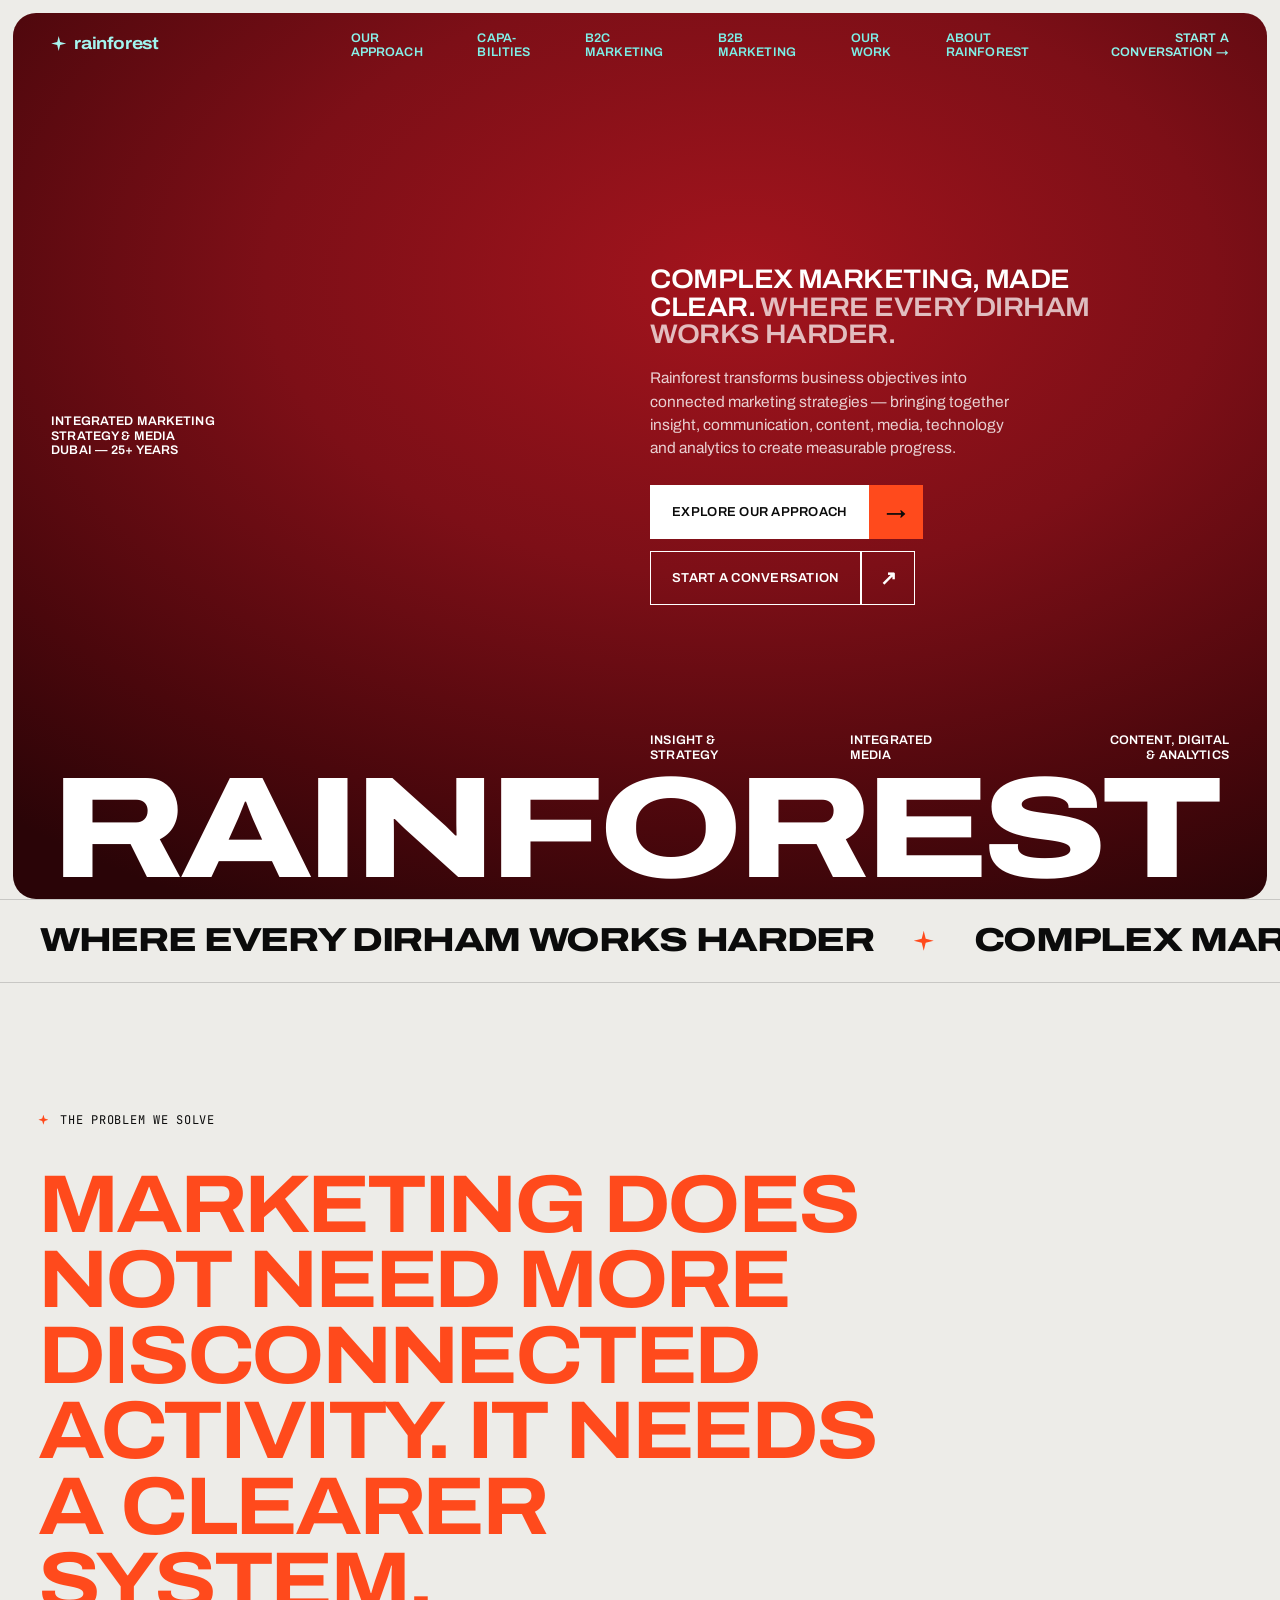
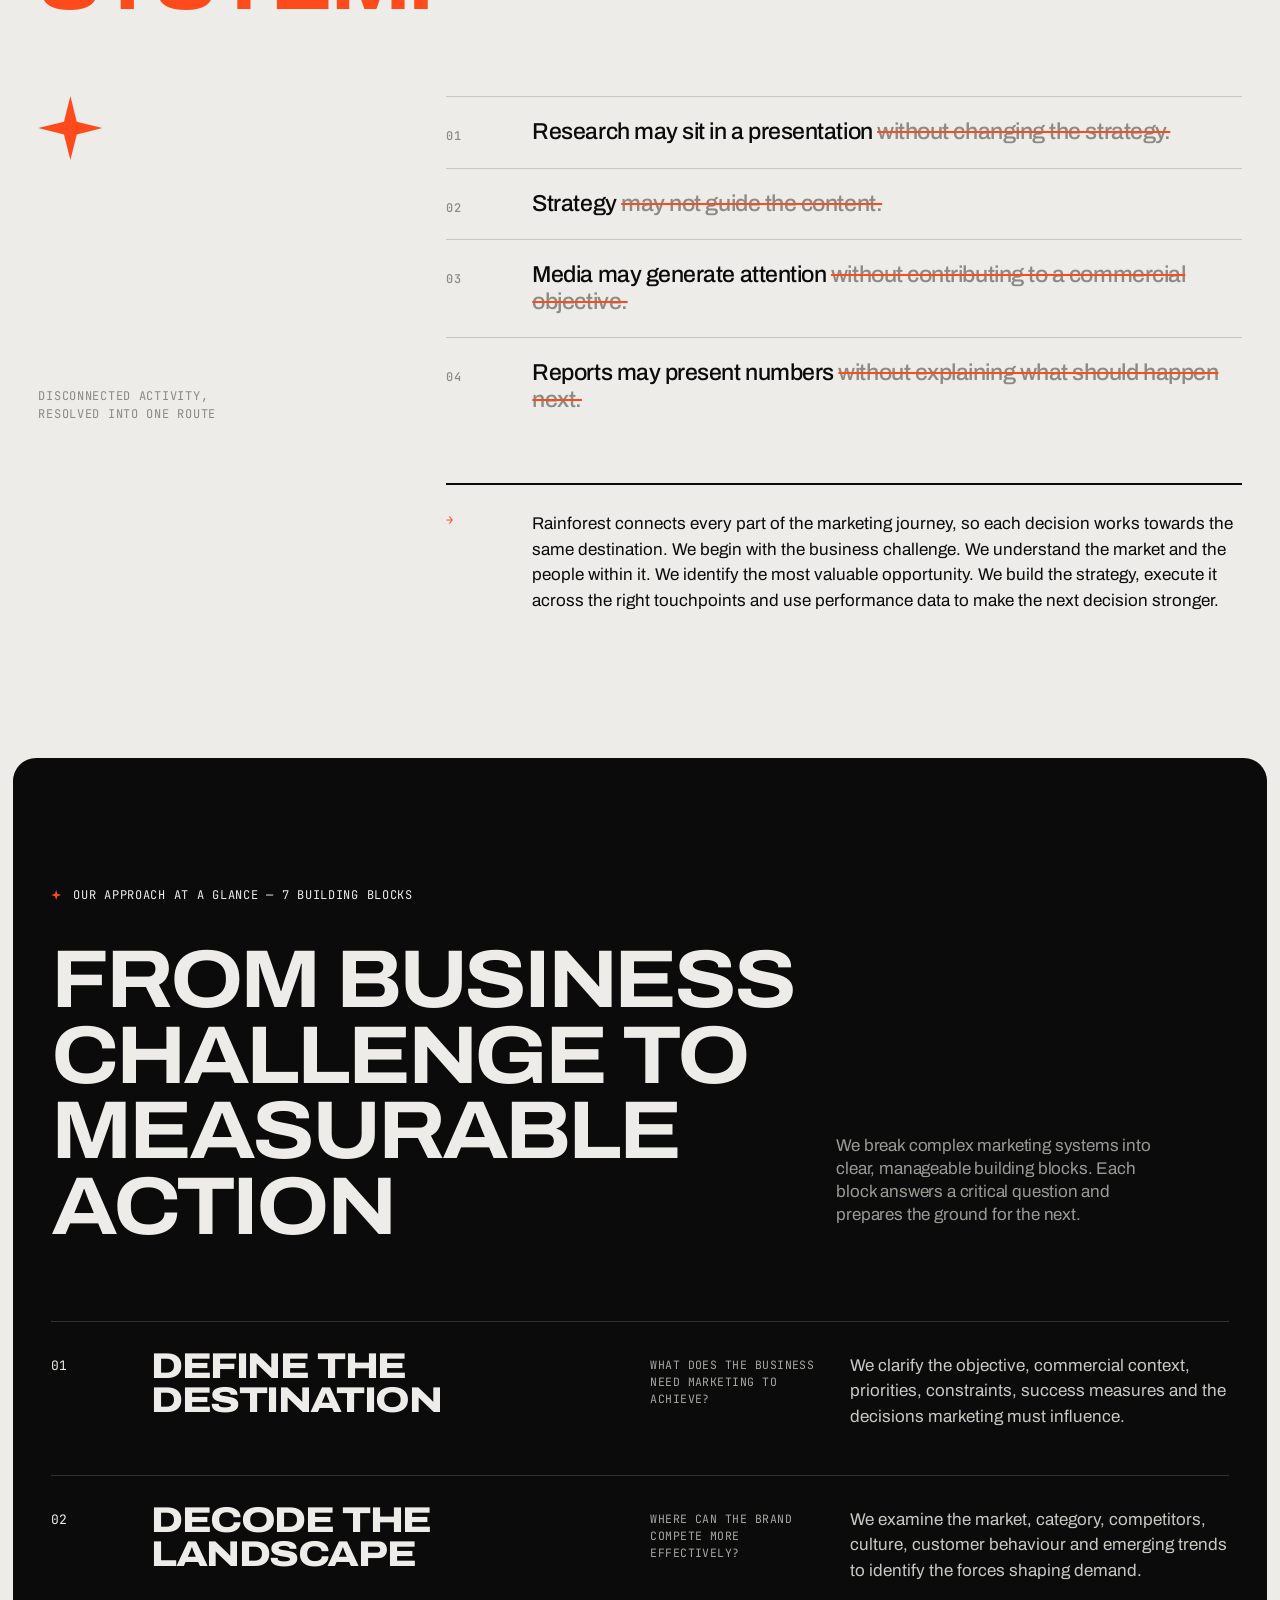
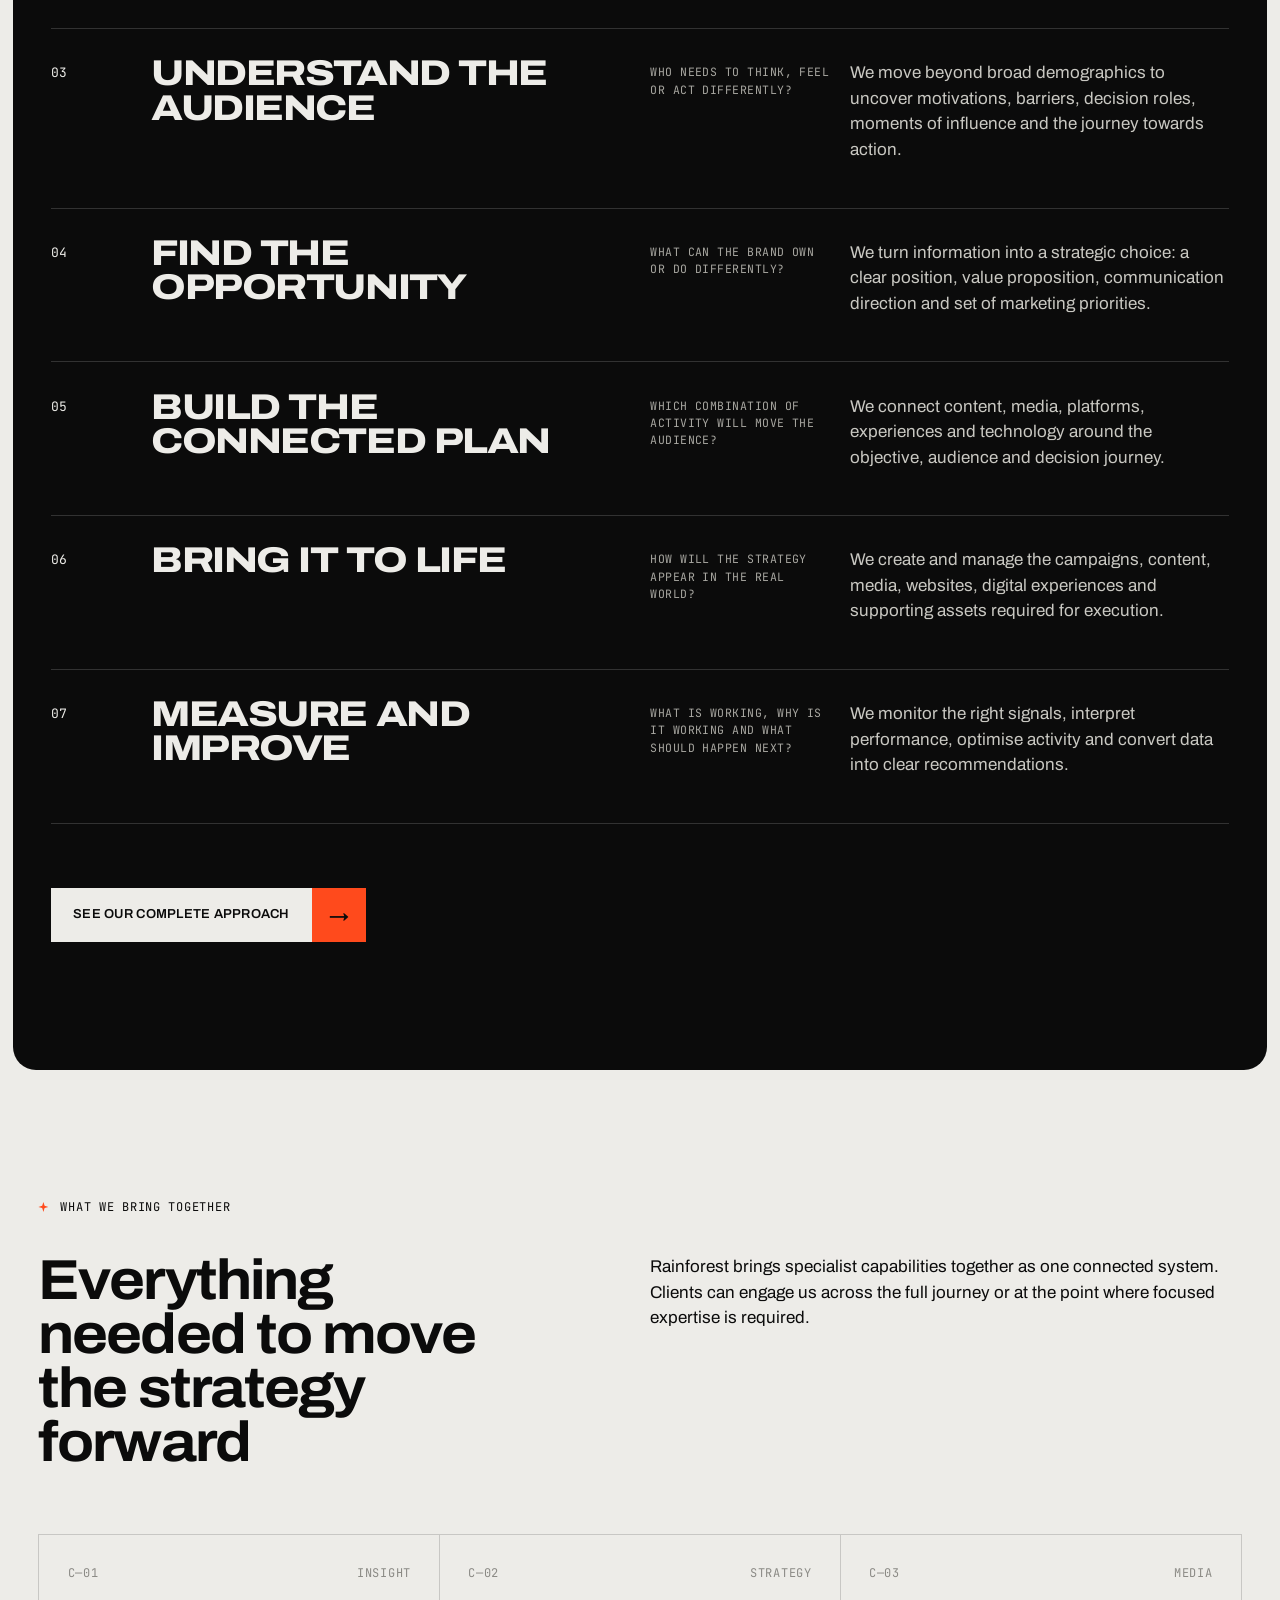
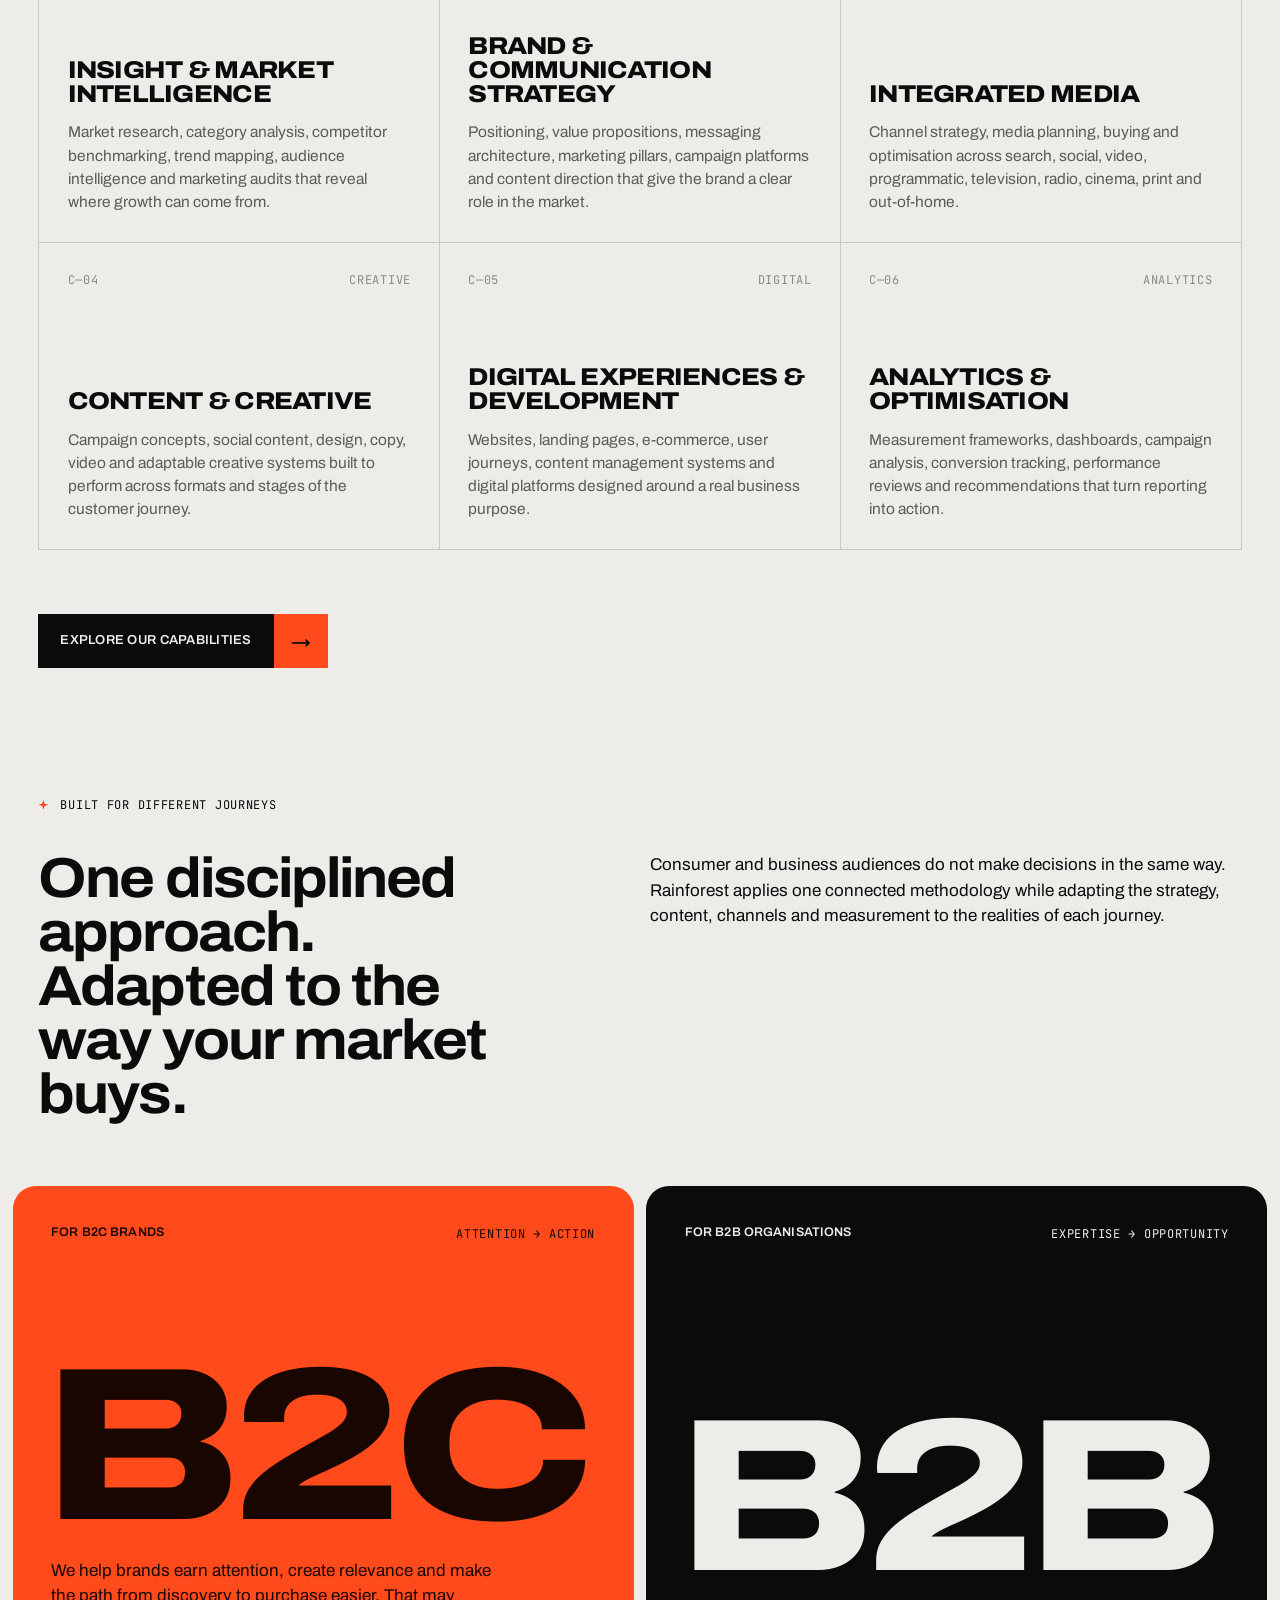
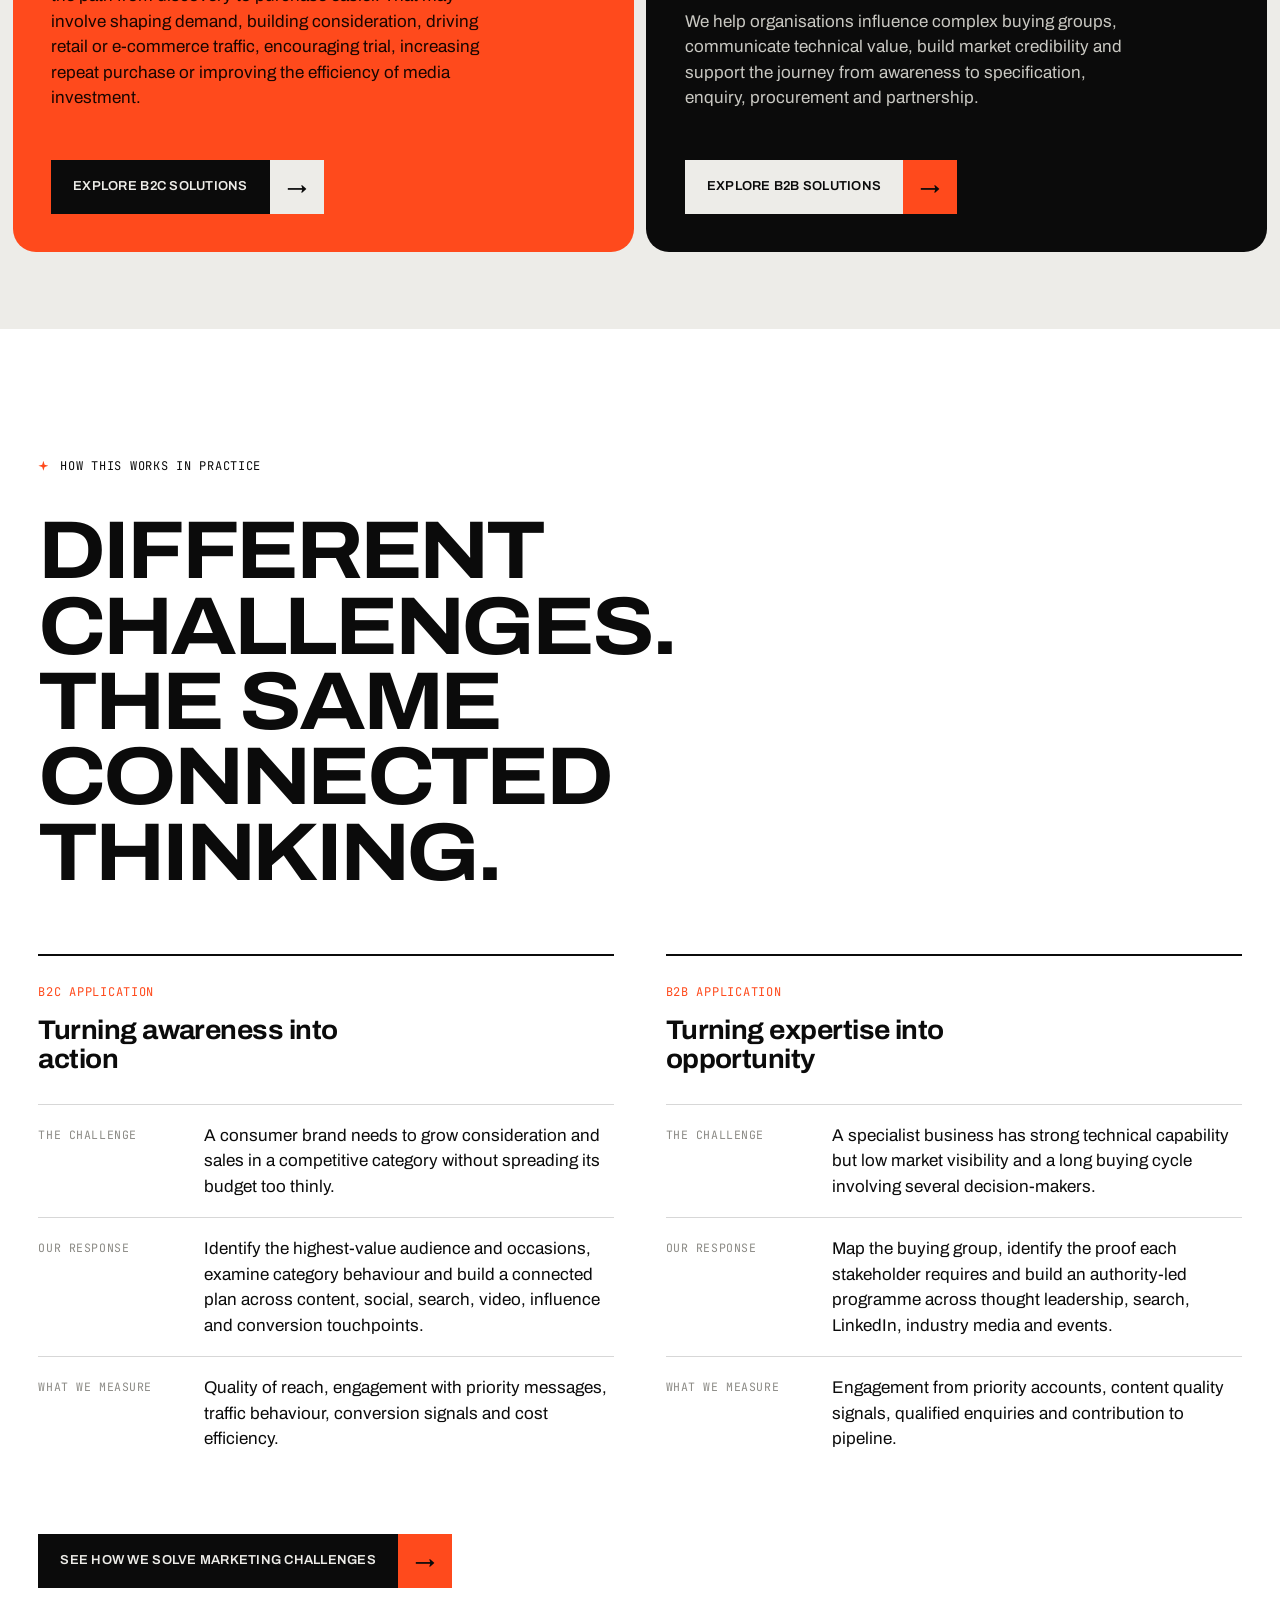
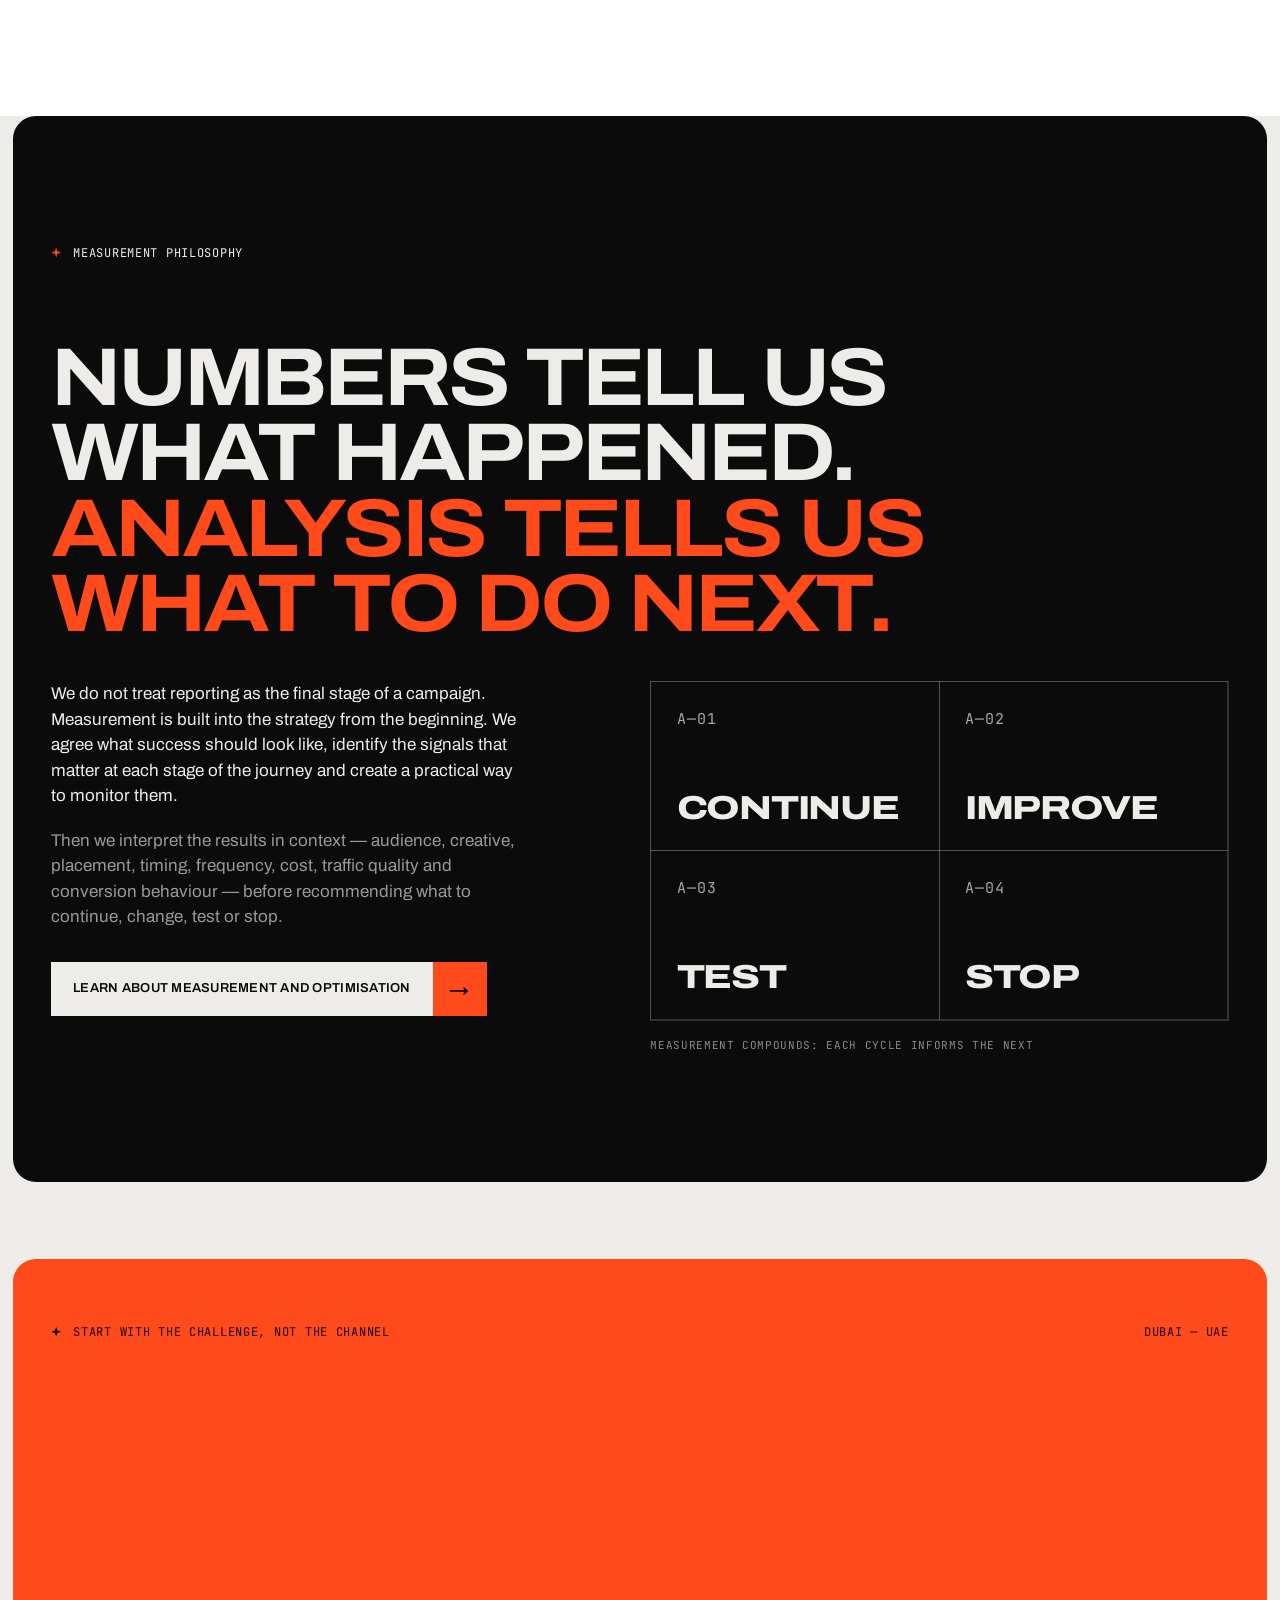
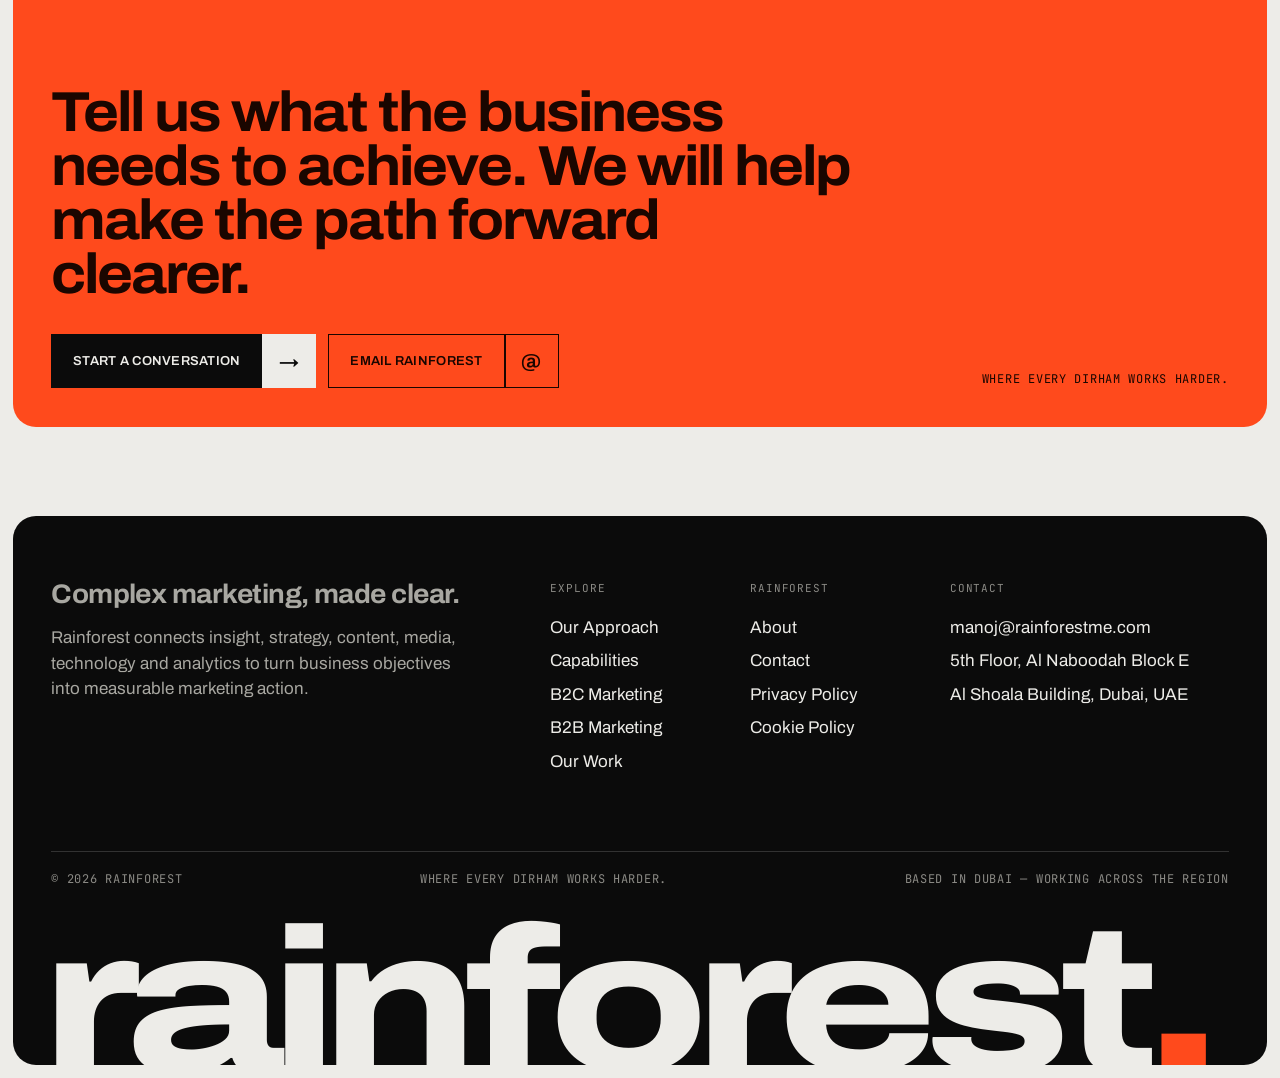
<file: index.html>
<!doctype html>
<html lang="en" class="no-js">
<head>
<meta charset="utf-8">
<meta name="viewport" content="width=device-width, initial-scale=1">
<title>Rainforest | Integrated Marketing Strategy, Media and Digital Agency Dubai</title>
<meta name="description" content="Rainforest connects market insight, brand strategy, media, content, technology and analytics to turn business objectives into measurable marketing action.">
<meta name="theme-color" content="#0b0b0b">
<meta property="og:title" content="Rainforest | Integrated Marketing Strategy, Media and Digital Agency Dubai">
<meta property="og:description" content="Rainforest connects market insight, brand strategy, media, content, technology and analytics to turn business objectives into measurable marketing action.">
<link rel="icon" href="data:image/svg+xml,%3Csvg xmlns='http://www.w3.org/2000/svg' viewBox='0 0 100 100'%3E%3Cpolygon fill='%23ff4a1c' points='50,0 60,40 100,50 60,60 50,100 40,60 0,50 40,40'/%3E%3C/svg%3E">
<link rel="preconnect" href="https://fonts.googleapis.com">
<link rel="preconnect" href="https://fonts.gstatic.com" crossorigin>
<link href="https://fonts.googleapis.com/css2?family=Archivo:wdth,wght@62..125,100..900&family=JetBrains+Mono:wght@400;500&display=swap" rel="stylesheet">
<link rel="stylesheet" href="styles.css">
<script>document.documentElement.classList.remove('no-js');</script>
</head>
<body class="page-index">
<a class="skip" href="#main">Skip to content</a>
<header class="site-header">
  <div class="wrap">
    <a class="brand" href="index.html" aria-label="Rainforest home"><span class="star" aria-hidden="true"></span>rainforest</a>
    <nav class="nav" aria-label="Main">
      <a class="label" href="approach.html">Our<br>Approach</a>
      <a class="label" href="capabilities.html">Capa-<br>bilities</a>
      <a class="label" href="b2c.html">B2C<br>Marketing</a>
      <a class="label" href="b2b.html">B2B<br>Marketing</a>
      <a class="label" href="work.html">Our<br>Work</a>
      <a class="label" href="about.html">About<br>Rainforest</a>
    </nav>
    <a class="label header-cta" href="contact.html">Start a<br>Conversation&nbsp;→</a>
    <button class="menu-toggle" type="button" data-menu-open aria-expanded="false" aria-controls="menu">Menu <span class="bars" aria-hidden="true"></span></button>
  </div>
</header>

<div class="menu" id="menu" aria-hidden="true" role="dialog" aria-label="Site menu">
  <div class="menu-top">
    <a class="brand" href="index.html"><span class="star" aria-hidden="true"></span>rainforest</a>
    <button class="menu-close" type="button" data-menu-close>Close ✕</button>
  </div>
  <nav aria-label="Mobile">
    <a href="index.html" aria-current="page"><small>01</small>Home</a>
    <a href="approach.html"><small>02</small>Our Approach</a>
    <a href="capabilities.html"><small>03</small>Capabilities</a>
    <a href="b2c.html"><small>04</small>B2C</a>
    <a href="b2b.html"><small>05</small>B2B</a>
    <a href="work.html"><small>06</small>Our Work</a>
    <a href="about.html"><small>07</small>About</a>
    <a href="contact.html"><small>08</small>Contact</a>
  </nav>
  <div class="menu-foot mono">
    <a href="mailto:manoj@rainforestme.com">manoj@rainforestme.com</a>
    <span>Dubai, UAE</span>
  </div>
</div>

<main id="main">
<!-- 01 Hero -->
<section class="panel hero" aria-labelledby="hero-h">
  <div class="hero-media" role="img" aria-label="A human profile filled with a dense, colourful city of machines and screens — complexity inside one mind"></div>
  <div class="hero-inner">
    <div class="hero-tag label">Integrated Marketing<br>Strategy &amp; Media<br>Dubai — 25+ Years</div>
    <div class="hero-statement">
      <h1 id="hero-h"><b>Complex marketing, made clear.</b> Where every dirham works harder.</h1>
      <p>Rainforest transforms business objectives into connected marketing strategies — bringing together insight, communication, content, media, technology and analytics to create measurable progress.</p>
      <div class="btn-row">
        <a class="btn" href="approach.html"><span>Explore Our Approach</span><i aria-hidden="true">→</i></a>
        <a class="btn ghost" href="contact.html"><span>Start a Conversation</span><i aria-hidden="true">↗</i></a>
      </div>
    </div>
    <div class="hero-chips">
      <span class="label c1">Insight &amp;<br>Strategy</span>
      <span class="label c2">Integrated<br>Media</span>
      <span class="label c3">Content, Digital<br>&amp; Analytics</span>
    </div>
    <div class="hero-word display" aria-hidden="true" data-fit>Rainforest</div>
  </div>
</section>

<div class="marquee" aria-hidden="true">
  <div class="marquee-track">
    <span>Where every dirham works harder <i class="star"></i> Complex marketing, made clear <i class="star"></i> Start with the challenge, not the channel <i class="star"></i></span>
    <span>Where every dirham works harder <i class="star"></i> Complex marketing, made clear <i class="star"></i> Start with the challenge, not the channel <i class="star"></i></span>
  </div>
</div>

<!-- 02 Problem -->
<section class="section on-paper">
  <div class="wrap grid">
    <div class="problem-head">
      <p class="eyebrow mono">The problem we solve</p>
      <h2 class="h-xl reveal">Marketing does not need more disconnected activity. It needs a clearer system.</h2>
    </div>
    <div class="problem-side">
      <span class="star" aria-hidden="true"></span>
      <p class="mono muted">Disconnected activity,<br>resolved into one route</p>
    </div>
    <ol class="problem-list">
      <li class="reveal"><span class="mono">01</span><span>Research may sit in a presentation <del>without changing the strategy.</del></span></li>
      <li class="reveal"><span class="mono">02</span><span>Strategy <del>may not guide the content.</del></span></li>
      <li class="reveal"><span class="mono">03</span><span>Media may generate attention <del>without contributing to a commercial objective.</del></span></li>
      <li class="reveal"><span class="mono">04</span><span>Reports may present numbers <del>without explaining what should happen next.</del></span></li>
    </ol>
    <div class="problem-resolve reveal">
      <span class="mono accent">→</span>
      <p class="body-lg">Rainforest connects every part of the marketing journey, so each decision works towards the same destination. We begin with the business challenge. We understand the market and the people within it. We identify the most valuable opportunity. We build the strategy, execute it across the right touchpoints and use performance data to make the next decision stronger.</p>
    </div>
  </div>
</section>

<!-- 03 Approach at a glance -->
<section class="panel section on-ink">
  <div class="wrap">
    <div class="stages-head grid">
      <div style="grid-column:1/-1"><p class="eyebrow mono">Our approach at a glance — 7 building blocks</p></div>
      <h2 class="h-xl reveal">From business challenge to measurable action</h2>
      <p class="lede muted">We break complex marketing systems into clear, manageable building blocks. Each block answers a critical question and prepares the ground for the next.</p>
    </div>
    <div class="stage-rows">
      <div class="stage-row"><span class="n">01</span><h3 class="t">Define the destination</h3><p class="q">What does the business need marketing to achieve?</p><p class="b">We clarify the objective, commercial context, priorities, constraints, success measures and the decisions marketing must influence.</p></div>
      <div class="stage-row"><span class="n">02</span><h3 class="t">Decode the landscape</h3><p class="q">Where can the brand compete more effectively?</p><p class="b">We examine the market, category, competitors, culture, customer behaviour and emerging trends to identify the forces shaping demand.</p></div>
      <div class="stage-row"><span class="n">03</span><h3 class="t">Understand the audience</h3><p class="q">Who needs to think, feel or act differently?</p><p class="b">We move beyond broad demographics to uncover motivations, barriers, decision roles, moments of influence and the journey towards action.</p></div>
      <div class="stage-row"><span class="n">04</span><h3 class="t">Find the opportunity</h3><p class="q">What can the brand own or do differently?</p><p class="b">We turn information into a strategic choice: a clear position, value proposition, communication direction and set of marketing priorities.</p></div>
      <div class="stage-row"><span class="n">05</span><h3 class="t">Build the connected plan</h3><p class="q">Which combination of activity will move the audience?</p><p class="b">We connect content, media, platforms, experiences and technology around the objective, audience and decision journey.</p></div>
      <div class="stage-row"><span class="n">06</span><h3 class="t">Bring it to life</h3><p class="q">How will the strategy appear in the real world?</p><p class="b">We create and manage the campaigns, content, media, websites, digital experiences and supporting assets required for execution.</p></div>
      <div class="stage-row"><span class="n">07</span><h3 class="t">Measure and improve</h3><p class="q">What is working, why is it working and what should happen next?</p><p class="b">We monitor the right signals, interpret performance, optimise activity and convert data into clear recommendations.</p></div>
    </div>
    <div class="mt-l"><a class="btn" href="approach.html"><span>See Our Complete Approach</span><i aria-hidden="true">→</i></a></div>
  </div>
</section>

<!-- 04 What we bring together -->
<section class="section on-paper">
  <div class="wrap">
    <div class="two-col mb-l">
      <div class="l"><p class="eyebrow mono">What we bring together</p><h2 class="h-lg reveal">Everything needed to move the strategy forward</h2></div>
      <div class="r"><p class="body-lg" style="padding-top:clamp(0px,4.4vw,70px)">Rainforest brings specialist capabilities together as one connected system. Clients can engage us across the full journey or at the point where focused expertise is required.</p></div>
    </div>
    <div class="cap-grid">
      <article class="cap"><div class="mono"><span>C—01</span><span>Insight</span></div><h3>Insight &amp; market intelligence</h3><p>Market research, category analysis, competitor benchmarking, trend mapping, audience intelligence and marketing audits that reveal where growth can come from.</p></article>
      <article class="cap"><div class="mono"><span>C—02</span><span>Strategy</span></div><h3>Brand &amp; communication strategy</h3><p>Positioning, value propositions, messaging architecture, marketing pillars, campaign platforms and content direction that give the brand a clear role in the market.</p></article>
      <article class="cap"><div class="mono"><span>C—03</span><span>Media</span></div><h3>Integrated media</h3><p>Channel strategy, media planning, buying and optimisation across search, social, video, programmatic, television, radio, cinema, print and out-of-home.</p></article>
      <article class="cap"><div class="mono"><span>C—04</span><span>Creative</span></div><h3>Content &amp; creative</h3><p>Campaign concepts, social content, design, copy, video and adaptable creative systems built to perform across formats and stages of the customer journey.</p></article>
      <article class="cap"><div class="mono"><span>C—05</span><span>Digital</span></div><h3>Digital experiences &amp; development</h3><p>Websites, landing pages, e-commerce, user journeys, content management systems and digital platforms designed around a real business purpose.</p></article>
      <article class="cap"><div class="mono"><span>C—06</span><span>Analytics</span></div><h3>Analytics &amp; optimisation</h3><p>Measurement frameworks, dashboards, campaign analysis, conversion tracking, performance reviews and recommendations that turn reporting into action.</p></article>
    </div>
    <div class="mt-l"><a class="btn" href="capabilities.html"><span>Explore Our Capabilities</span><i aria-hidden="true">→</i></a></div>
  </div>
</section>

<!-- 05 Built for different journeys -->
<section class="section tight on-paper" style="padding-top:0">
  <div class="wrap two-col mb-l">
    <div class="l"><p class="eyebrow mono">Built for different journeys</p><h2 class="h-lg reveal">One disciplined approach. Adapted to the way your market buys.</h2></div>
    <div class="r"><p class="body-lg" style="padding-top:clamp(0px,4.4vw,70px)">Consumer and business audiences do not make decisions in the same way. Rainforest applies one connected methodology while adapting the strategy, content, channels and measurement to the realities of each journey.</p></div>
  </div>
  <div class="split">
    <article class="split-card c">
      <div class="top"><span class="label">For B2C brands</span><span class="mono">Attention → Action</span></div>
      <div class="big display">B2C</div>
      <p>We help brands earn attention, create relevance and make the path from discovery to purchase easier. That may involve shaping demand, building consideration, driving retail or e-commerce traffic, encouraging trial, increasing repeat purchase or improving the efficiency of media investment.</p>
      <div class="mt-m"><a class="btn" href="b2c.html"><span>Explore B2C Solutions</span><i aria-hidden="true">→</i></a></div>
    </article>
    <article class="split-card b">
      <div class="top"><span class="label">For B2B organisations</span><span class="mono">Expertise → Opportunity</span></div>
      <div class="big display">B2B</div>
      <p style="color:#c9c8c2">We help organisations influence complex buying groups, communicate technical value, build market credibility and support the journey from awareness to specification, enquiry, procurement and partnership.</p>
      <div class="mt-m"><a class="btn" href="b2b.html"><span>Explore B2B Solutions</span><i aria-hidden="true">→</i></a></div>
    </article>
  </div>
</section>

<!-- 06 How this works in practice -->
<section class="section on-white">
  <div class="wrap">
    <p class="eyebrow mono">How this works in practice</p>
    <h2 class="h-xl mb-l reveal" style="max-width:14ch">Different challenges. The same connected thinking.</h2>
    <div class="case-grid">
      <article class="case reveal">
        <span class="mono accent">B2C application</span>
        <h3 class="h-md">Turning awareness into action</h3>
        <dl>
          <div><dt>The challenge</dt><dd>A consumer brand needs to grow consideration and sales in a competitive category without spreading its budget too thinly.</dd></div>
          <div><dt>Our response</dt><dd>Identify the highest-value audience and occasions, examine category behaviour and build a connected plan across content, social, search, video, influence and conversion touchpoints.</dd></div>
          <div><dt>What we measure</dt><dd>Quality of reach, engagement with priority messages, traffic behaviour, conversion signals and cost efficiency.</dd></div>
        </dl>
      </article>
      <article class="case reveal">
        <span class="mono accent">B2B application</span>
        <h3 class="h-md">Turning expertise into opportunity</h3>
        <dl>
          <div><dt>The challenge</dt><dd>A specialist business has strong technical capability but low market visibility and a long buying cycle involving several decision-makers.</dd></div>
          <div><dt>Our response</dt><dd>Map the buying group, identify the proof each stakeholder requires and build an authority-led programme across thought leadership, search, LinkedIn, industry media and events.</dd></div>
          <div><dt>What we measure</dt><dd>Engagement from priority accounts, content quality signals, qualified enquiries and contribution to pipeline.</dd></div>
        </dl>
      </article>
    </div>
    <div class="mt-l"><a class="btn" href="work.html"><span>See How We Solve Marketing Challenges</span><i aria-hidden="true">→</i></a></div>
  </div>
</section>

<!-- 07 Measurement philosophy -->
<section class="panel section on-ink">
  <div class="wrap measure">
    <div style="grid-column:1/-1"><p class="eyebrow mono">Measurement philosophy</p></div>
    <h2 class="h-xl reveal">Numbers tell us what happened. <em>Analysis tells us what to do next.</em></h2>
    <div class="copy stack">
      <p>We do not treat reporting as the final stage of a campaign. Measurement is built into the strategy from the beginning. We agree what success should look like, identify the signals that matter at each stage of the journey and create a practical way to monitor them.</p>
      <p class="muted">Then we interpret the results in context — audience, creative, placement, timing, frequency, cost, traffic quality and conversion behaviour — before recommending what to continue, change, test or stop.</p>
      <p class="mt-m"><a class="btn" href="approach.html#measure"><span>Learn About Measurement and Optimisation</span><i aria-hidden="true">→</i></a></p>
    </div>
    <figure class="loop-fig">
      <div class="loop" style="grid-column:auto">
        <div><span class="mono">A—01</span><b>Continue</b></div>
        <div><span class="mono">A—02</span><b>Improve</b></div>
        <div><span class="mono">A—03</span><b>Test</b></div>
        <div><span class="mono">A—04</span><b>Stop</b></div>
      </div>
      <figcaption class="caption mt-s">Measurement compounds: each cycle informs the next</figcaption>
    </figure>
  </div>
</section>

<!-- 08 CTA -->
<section class="section tight">
  <div class="panel on-signal cta">
    <div class="top"><p class="eyebrow mono" style="margin:0">Start with the challenge, not the channel</p><span class="mono">Dubai — UAE</span></div>
    <h2 class="h-lg reveal">Tell us what the business needs to achieve. We will help make the path forward clearer.</h2>
    <div class="bottom">
      <div class="btn-row">
        <a class="btn" href="contact.html"><span>Start a Conversation</span><i aria-hidden="true">→</i></a>
        <a class="btn ghost" href="mailto:manoj@rainforestme.com"><span>Email Rainforest</span><i aria-hidden="true">@</i></a>
      </div>
      <span class="mono">Where every dirham works harder.</span>
    </div>
  </div>
</section>
</main>

<footer class="site-footer">
  <div class="foot-grid">
    <div class="foot-intro">
      <p class="h-md">Complex marketing, made clear.</p>
      <p>Rainforest connects insight, strategy, content, media, technology and analytics to turn business objectives into measurable marketing action.</p>
    </div>
    <div class="foot-col">
      <h4>Explore</h4>
      <ul>
        <li><a href="approach.html">Our Approach</a></li>
        <li><a href="capabilities.html">Capabilities</a></li>
        <li><a href="b2c.html">B2C Marketing</a></li>
        <li><a href="b2b.html">B2B Marketing</a></li>
        <li><a href="work.html">Our Work</a></li>
      </ul>
    </div>
    <div class="foot-col">
      <h4>Rainforest</h4>
      <ul>
        <li><a href="about.html">About</a></li>
        <li><a href="contact.html">Contact</a></li>
        <li><a href="#">Privacy Policy</a></li>
        <li><a href="#">Cookie Policy</a></li>
      </ul>
    </div>
    <div class="foot-col wide">
      <h4>Contact</h4>
      <ul>
        <li><a href="mailto:manoj@rainforestme.com">manoj@rainforestme.com</a></li>
        <li>5th Floor, Al Naboodah Block E</li>
        <li>Al Shoala Building, Dubai, UAE</li>
      </ul>
    </div>
  </div>
  <div class="foot-bottom mono">
    <span>© <span data-year>2026</span> Rainforest</span>
    <span>Where Every Dirham Works Harder.</span>
    <span>Based in Dubai — Working across the region</span>
  </div>
  <div class="foot-word display" aria-hidden="true" data-fit>rainforest<span class="dot">.</span></div>
</footer>

<script src="script.js"></script>
</body>
</html>
</file>
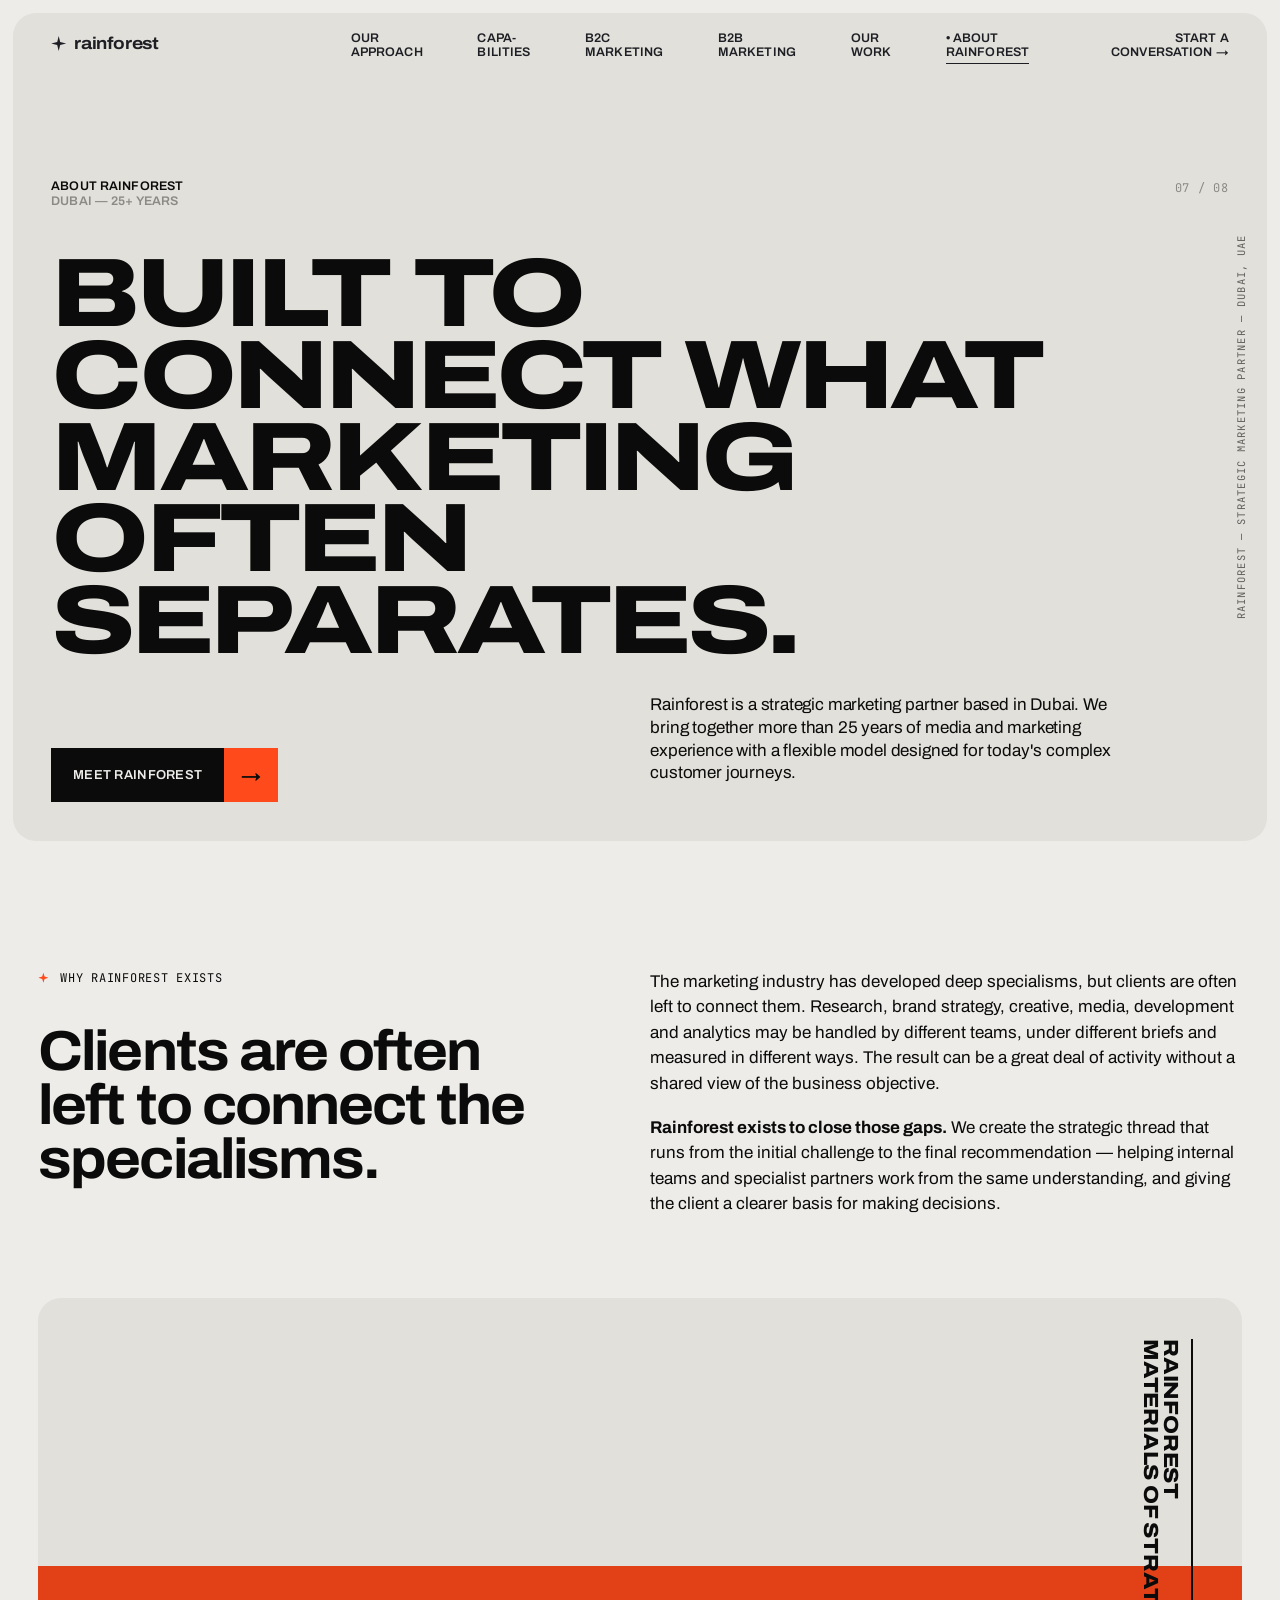
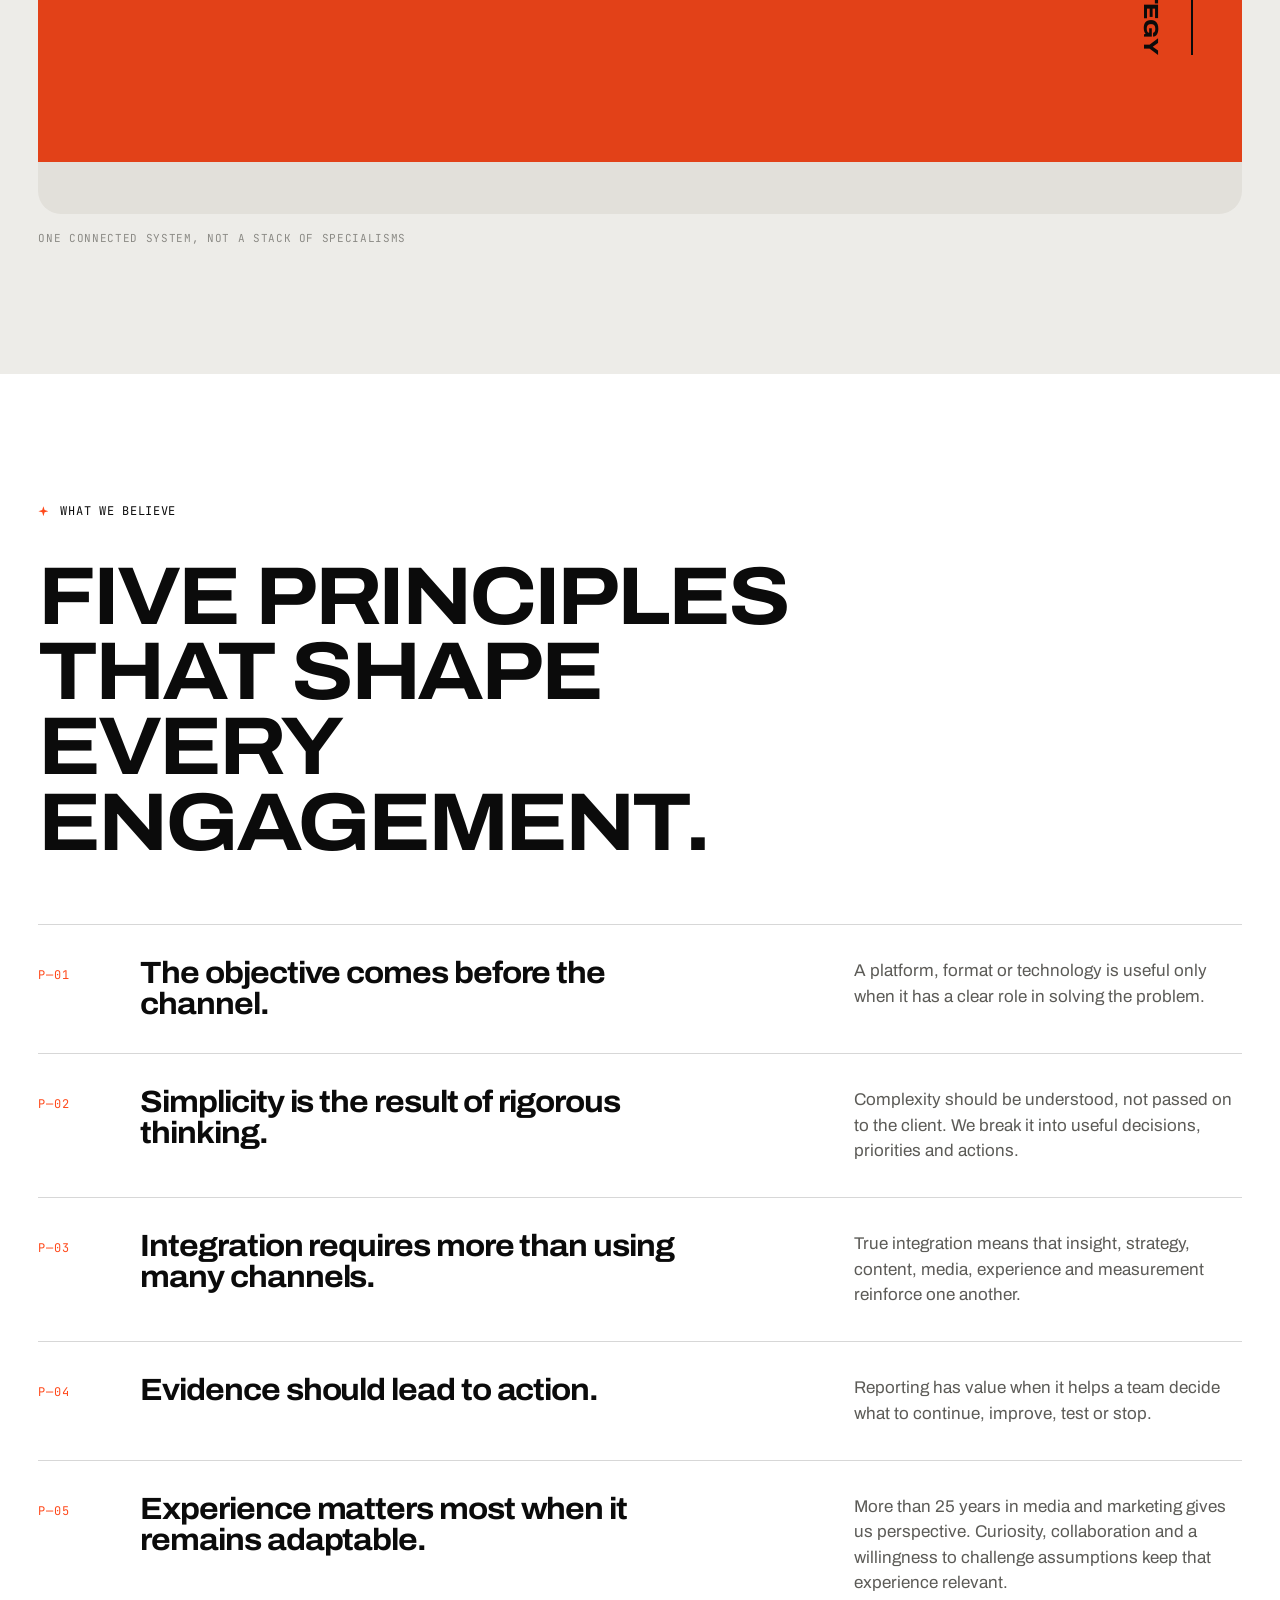
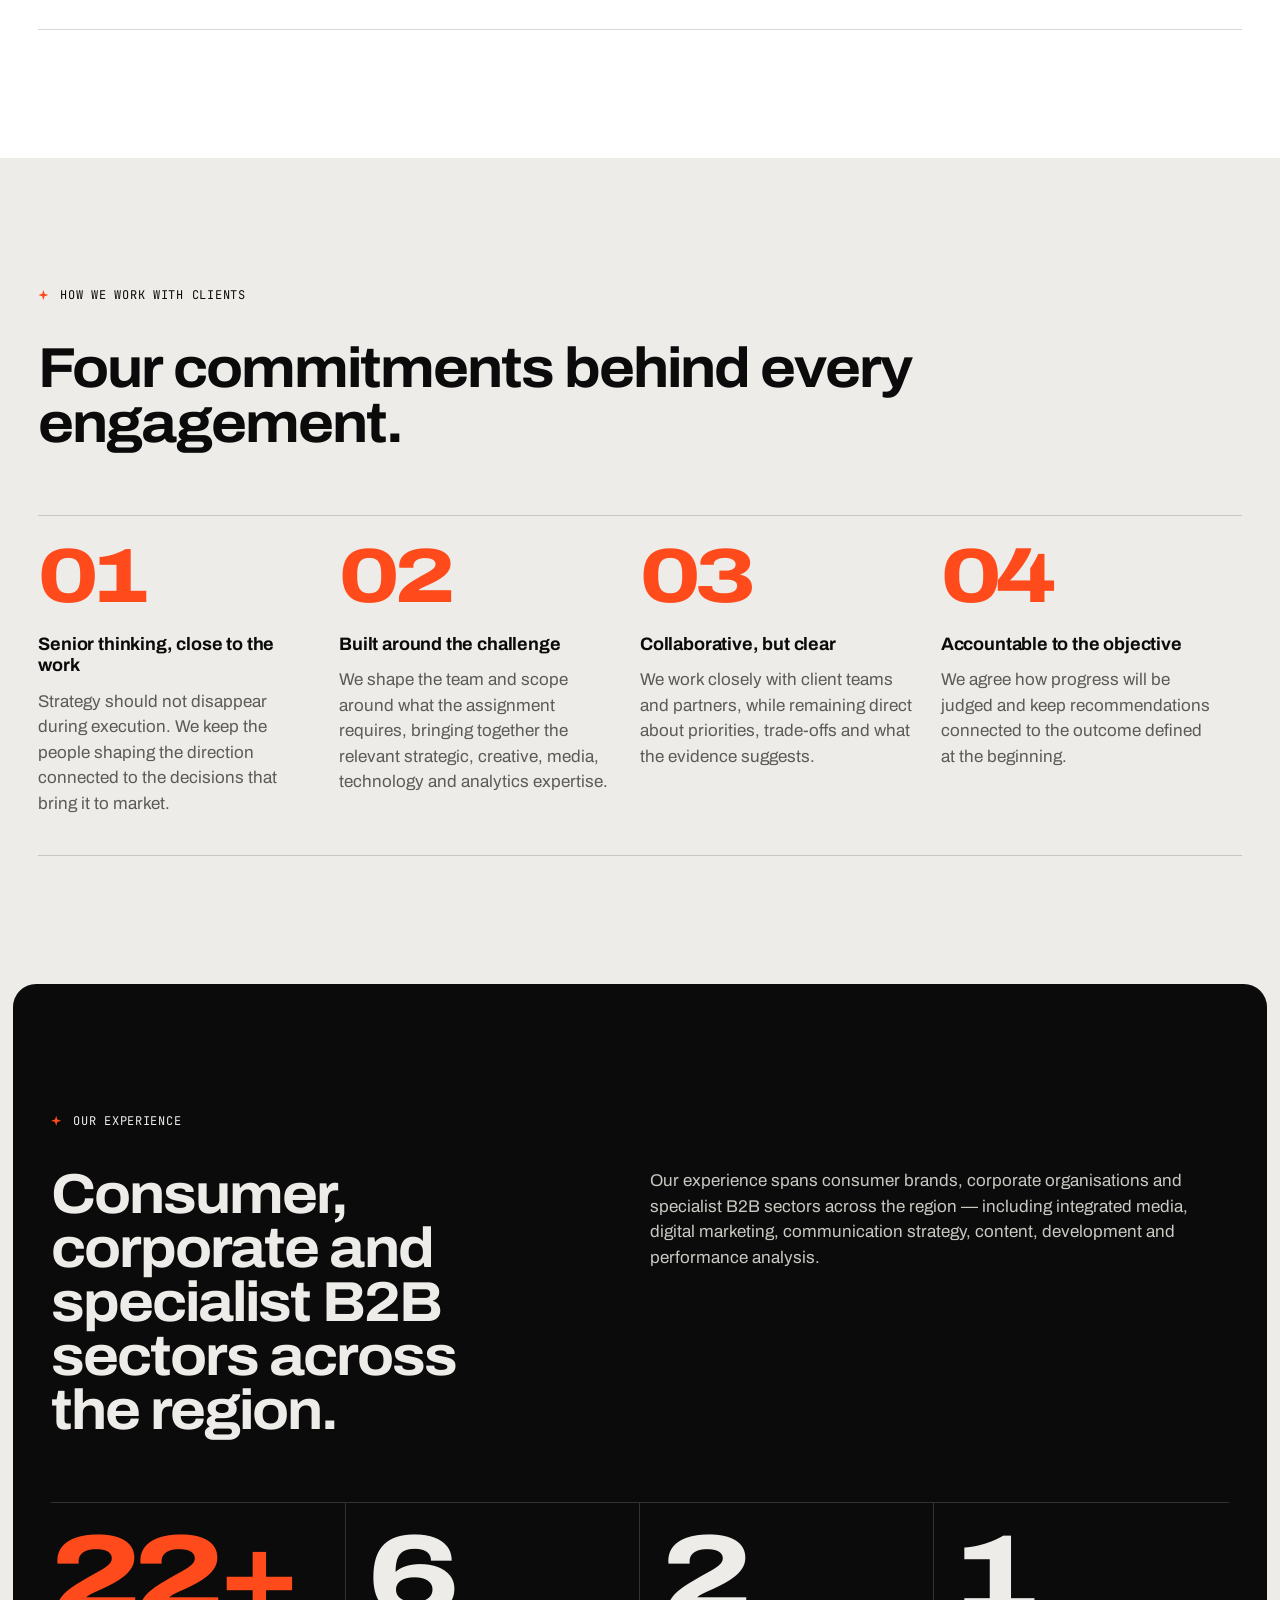
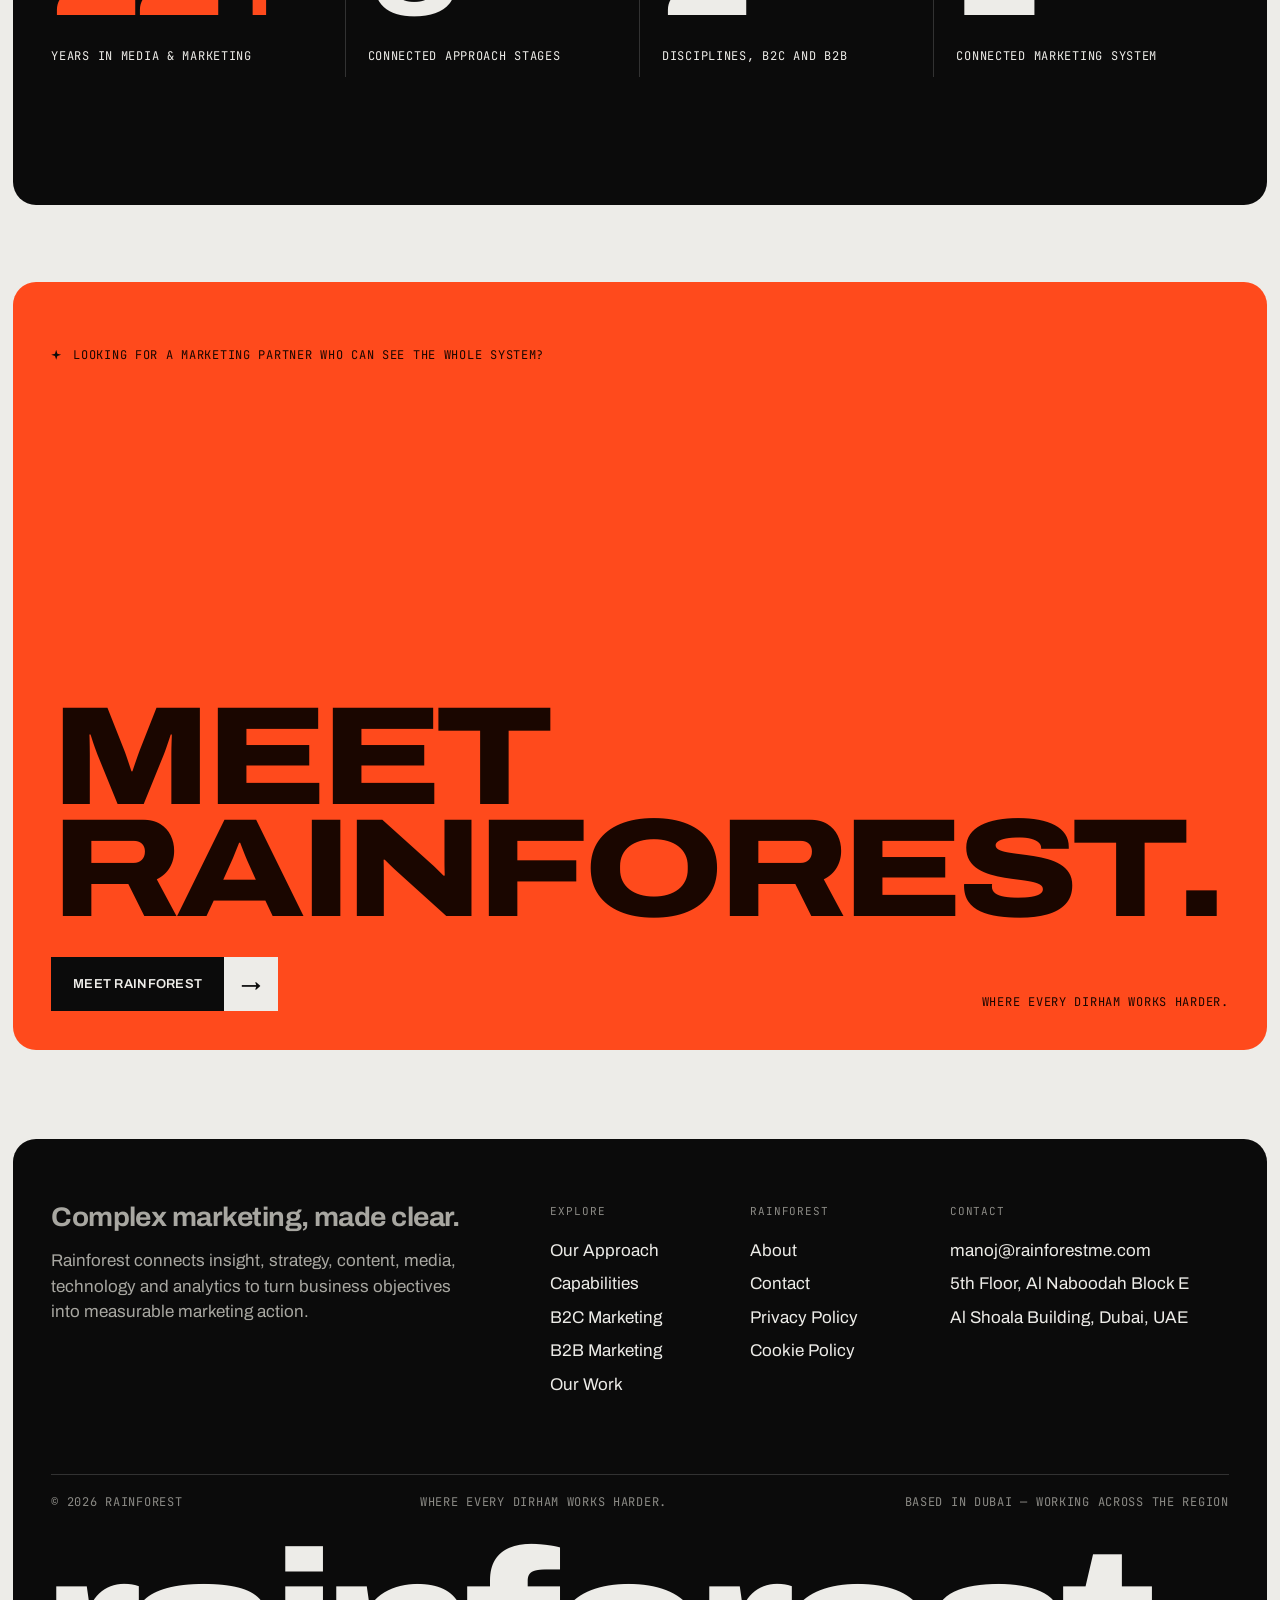
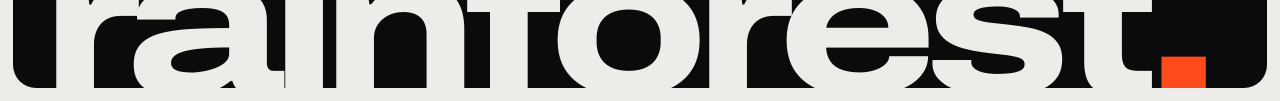
<file: about.html>
<!doctype html>
<html lang="en" class="no-js">
<head>
<meta charset="utf-8">
<meta name="viewport" content="width=device-width, initial-scale=1">
<title>About Rainforest | Strategic Marketing Partner in Dubai</title>
<meta name="description" content="Rainforest is a Dubai-based strategic marketing partner connecting insight, strategy, media, content, technology and analytics.">
<meta name="theme-color" content="#0b0b0b">
<meta property="og:title" content="About Rainforest | Strategic Marketing Partner in Dubai">
<meta property="og:description" content="Rainforest is a Dubai-based strategic marketing partner connecting insight, strategy, media, content, technology and analytics.">
<link rel="icon" href="data:image/svg+xml,%3Csvg xmlns='http://www.w3.org/2000/svg' viewBox='0 0 100 100'%3E%3Cpolygon fill='%23ff4a1c' points='50,0 60,40 100,50 60,60 50,100 40,60 0,50 40,40'/%3E%3C/svg%3E">
<link rel="preconnect" href="https://fonts.googleapis.com">
<link rel="preconnect" href="https://fonts.gstatic.com" crossorigin>
<link href="https://fonts.googleapis.com/css2?family=Archivo:wdth,wght@62..125,100..900&family=JetBrains+Mono:wght@400;500&display=swap" rel="stylesheet">
<link rel="stylesheet" href="styles.css">
<script>document.documentElement.classList.remove('no-js');</script>
</head>
<body class="page-about">
<a class="skip" href="#main">Skip to content</a>
<header class="site-header">
  <div class="wrap">
    <a class="brand" href="index.html" aria-label="Rainforest home"><span class="star" aria-hidden="true"></span>rainforest</a>
    <nav class="nav" aria-label="Main">
      <a class="label" href="approach.html">Our<br>Approach</a>
      <a class="label" href="capabilities.html">Capa-<br>bilities</a>
      <a class="label" href="b2c.html">B2C<br>Marketing</a>
      <a class="label" href="b2b.html">B2B<br>Marketing</a>
      <a class="label" href="work.html">Our<br>Work</a>
      <a class="label" href="about.html" aria-current="page">About<br>Rainforest</a>
    </nav>
    <a class="label header-cta" href="contact.html">Start a<br>Conversation&nbsp;→</a>
    <button class="menu-toggle" type="button" data-menu-open aria-expanded="false" aria-controls="menu">Menu <span class="bars" aria-hidden="true"></span></button>
  </div>
</header>

<div class="menu" id="menu" aria-hidden="true" role="dialog" aria-label="Site menu">
  <div class="menu-top">
    <a class="brand" href="index.html"><span class="star" aria-hidden="true"></span>rainforest</a>
    <button class="menu-close" type="button" data-menu-close>Close ✕</button>
  </div>
  <nav aria-label="Mobile">
    <a href="index.html"><small>01</small>Home</a>
    <a href="approach.html"><small>02</small>Our Approach</a>
    <a href="capabilities.html"><small>03</small>Capabilities</a>
    <a href="b2c.html"><small>04</small>B2C</a>
    <a href="b2b.html"><small>05</small>B2B</a>
    <a href="work.html"><small>06</small>Our Work</a>
    <a href="about.html" aria-current="page"><small>07</small>About</a>
    <a href="contact.html"><small>08</small>Contact</a>
  </nav>
  <div class="menu-foot mono">
    <a href="mailto:manoj@rainforestme.com">manoj@rainforestme.com</a>
    <span>Dubai, UAE</span>
  </div>
</div>

<main id="main">
<section class="panel on-paper page-hero" style="background:var(--paper-2)">
  <p class="ph-meta label">About Rainforest<br><span class="muted">Dubai — 25+ years</span></p>
  <p class="ph-index mono muted">07 / 08</p>
  <h1 class="display reveal" style="max-width:15ch">Built to connect what marketing often separates.</h1>
  <div class="ph-foot">
    <div class="ph-cta"><a class="btn" href="contact.html"><span>Meet Rainforest</span><i aria-hidden="true">→</i></a></div>
    <p class="lede">Rainforest is a strategic marketing partner based in Dubai. We bring together more than 25 years of media and marketing experience with a flexible model designed for today's complex customer journeys.</p>
  </div>
  <span class="vertical" aria-hidden="true">Rainforest — Strategic marketing partner — Dubai, UAE</span>
</section>

<section class="section on-paper">
  <div class="wrap two-col">
    <div class="l"><p class="eyebrow mono">Why Rainforest exists</p><h2 class="h-lg reveal">Clients are often left to connect the specialisms.</h2></div>
    <div class="r stack body-lg">
      <p>The marketing industry has developed deep specialisms, but clients are often left to connect them. Research, brand strategy, creative, media, development and analytics may be handled by different teams, under different briefs and measured in different ways. The result can be a great deal of activity without a shared view of the business objective.</p>
      <p><strong>Rainforest exists to close those gaps.</strong> We create the strategic thread that runs from the initial challenge to the final recommendation — helping internal teams and specialist partners work from the same understanding, and giving the client a clearer basis for making decisions.</p>
    </div>
  </div>
  <div class="wrap mt-l">
    <figure style="margin:0">
      <div class="panel photo-band" style="margin:0;aspect-ratio:21/9" role="img" aria-label="Monochrome portrait crossed by one orange band — many specialisms held in one connected frame">
        <div class="img"></div>
        <span class="vtext">Rainforest<br>Materials of strategy</span>
      </div>
      <figcaption class="caption mt-s">One connected system, not a stack of specialisms</figcaption>
    </figure>
  </div>
</section>

<section class="section on-white">
  <div class="wrap">
    <p class="eyebrow mono">What we believe</p>
    <h2 class="h-xl mb-l reveal" style="max-width:14ch">Five principles that shape every engagement.</h2>
    <ol class="principles">
      <li><span class="mono">P—01</span><h3>The objective comes before the channel.</h3><p>A platform, format or technology is useful only when it has a clear role in solving the problem.</p></li>
      <li><span class="mono">P—02</span><h3>Simplicity is the result of rigorous thinking.</h3><p>Complexity should be understood, not passed on to the client. We break it into useful decisions, priorities and actions.</p></li>
      <li><span class="mono">P—03</span><h3>Integration requires more than using many channels.</h3><p>True integration means that insight, strategy, content, media, experience and measurement reinforce one another.</p></li>
      <li><span class="mono">P—04</span><h3>Evidence should lead to action.</h3><p>Reporting has value when it helps a team decide what to continue, improve, test or stop.</p></li>
      <li><span class="mono">P—05</span><h3>Experience matters most when it remains adaptable.</h3><p>More than 25 years in media and marketing gives us perspective. Curiosity, collaboration and a willingness to challenge assumptions keep that experience relevant.</p></li>
    </ol>
  </div>
</section>

<section class="section on-paper">
  <div class="wrap">
    <p class="eyebrow mono">How we work with clients</p>
    <h2 class="h-lg mb-l reveal">Four commitments behind every engagement.</h2>
    <div class="moves" style="grid-template-columns:repeat(auto-fit,minmax(240px,1fr))">
      <div class="move"><span class="num">01</span><h3 class="h-sm">Senior thinking, close to the work</h3><p>Strategy should not disappear during execution. We keep the people shaping the direction connected to the decisions that bring it to market.</p></div>
      <div class="move"><span class="num">02</span><h3 class="h-sm">Built around the challenge</h3><p>We shape the team and scope around what the assignment requires, bringing together the relevant strategic, creative, media, technology and analytics expertise.</p></div>
      <div class="move"><span class="num">03</span><h3 class="h-sm">Collaborative, but clear</h3><p>We work closely with client teams and partners, while remaining direct about priorities, trade-offs and what the evidence suggests.</p></div>
      <div class="move"><span class="num">04</span><h3 class="h-sm">Accountable to the objective</h3><p>We agree how progress will be judged and keep recommendations connected to the outcome defined at the beginning.</p></div>
    </div>
  </div>
</section>

<section class="panel section on-ink">
  <div class="wrap">
    <div class="two-col mb-l">
      <div class="l"><p class="eyebrow mono">Our experience</p><h2 class="h-lg reveal">Consumer, corporate and specialist B2B sectors across the region.</h2></div>
      <div class="r"><p class="body-lg" style="color:#c9c8c2;padding-top:clamp(0px,4.4vw,70px)">Our experience spans consumer brands, corporate organisations and specialist B2B sectors across the region — including integrated media, digital marketing, communication strategy, content, development and performance analysis.</p></div>
    </div>
    <div class="stats">
      <div class="stat"><b data-count="25" data-suffix="+">25+</b><span class="mono">Years in media &amp; marketing</span></div>
      <div class="stat"><b data-count="7">7</b><span class="mono">Connected approach stages</span></div>
      <div class="stat"><b data-count="2">2</b><span class="mono">Disciplines, B2C and B2B</span></div>
      <div class="stat"><b data-count="1">1</b><span class="mono">Connected marketing system</span></div>
    </div>
  </div>
</section>

<section class="section tight">
  <div class="panel on-signal cta">
    <div class="top"><p class="eyebrow mono" style="margin:0">Looking for a marketing partner who can see the whole system?</p></div>
    <h2 class="word display" data-fit style="margin:auto 0 32px">Meet<br>Rainforest.</h2>
    <div class="bottom">
      <a class="btn" href="contact.html"><span>Meet Rainforest</span><i aria-hidden="true">→</i></a>
      <span class="mono">Where every dirham works harder.</span>
    </div>
  </div>
</section>
</main>

<footer class="site-footer">
  <div class="foot-grid">
    <div class="foot-intro">
      <p class="h-md">Complex marketing, made clear.</p>
      <p>Rainforest connects insight, strategy, content, media, technology and analytics to turn business objectives into measurable marketing action.</p>
    </div>
    <div class="foot-col">
      <h4>Explore</h4>
      <ul>
        <li><a href="approach.html">Our Approach</a></li>
        <li><a href="capabilities.html">Capabilities</a></li>
        <li><a href="b2c.html">B2C Marketing</a></li>
        <li><a href="b2b.html">B2B Marketing</a></li>
        <li><a href="work.html">Our Work</a></li>
      </ul>
    </div>
    <div class="foot-col">
      <h4>Rainforest</h4>
      <ul>
        <li><a href="about.html">About</a></li>
        <li><a href="contact.html">Contact</a></li>
        <li><a href="#">Privacy Policy</a></li>
        <li><a href="#">Cookie Policy</a></li>
      </ul>
    </div>
    <div class="foot-col wide">
      <h4>Contact</h4>
      <ul>
        <li><a href="mailto:manoj@rainforestme.com">manoj@rainforestme.com</a></li>
        <li>5th Floor, Al Naboodah Block E</li>
        <li>Al Shoala Building, Dubai, UAE</li>
      </ul>
    </div>
  </div>
  <div class="foot-bottom mono">
    <span>© <span data-year>2026</span> Rainforest</span>
    <span>Where Every Dirham Works Harder.</span>
    <span>Based in Dubai — Working across the region</span>
  </div>
  <div class="foot-word display" aria-hidden="true" data-fit>rainforest<span class="dot">.</span></div>
</footer>

<script src="script.js"></script>
</body>
</html>
</file>
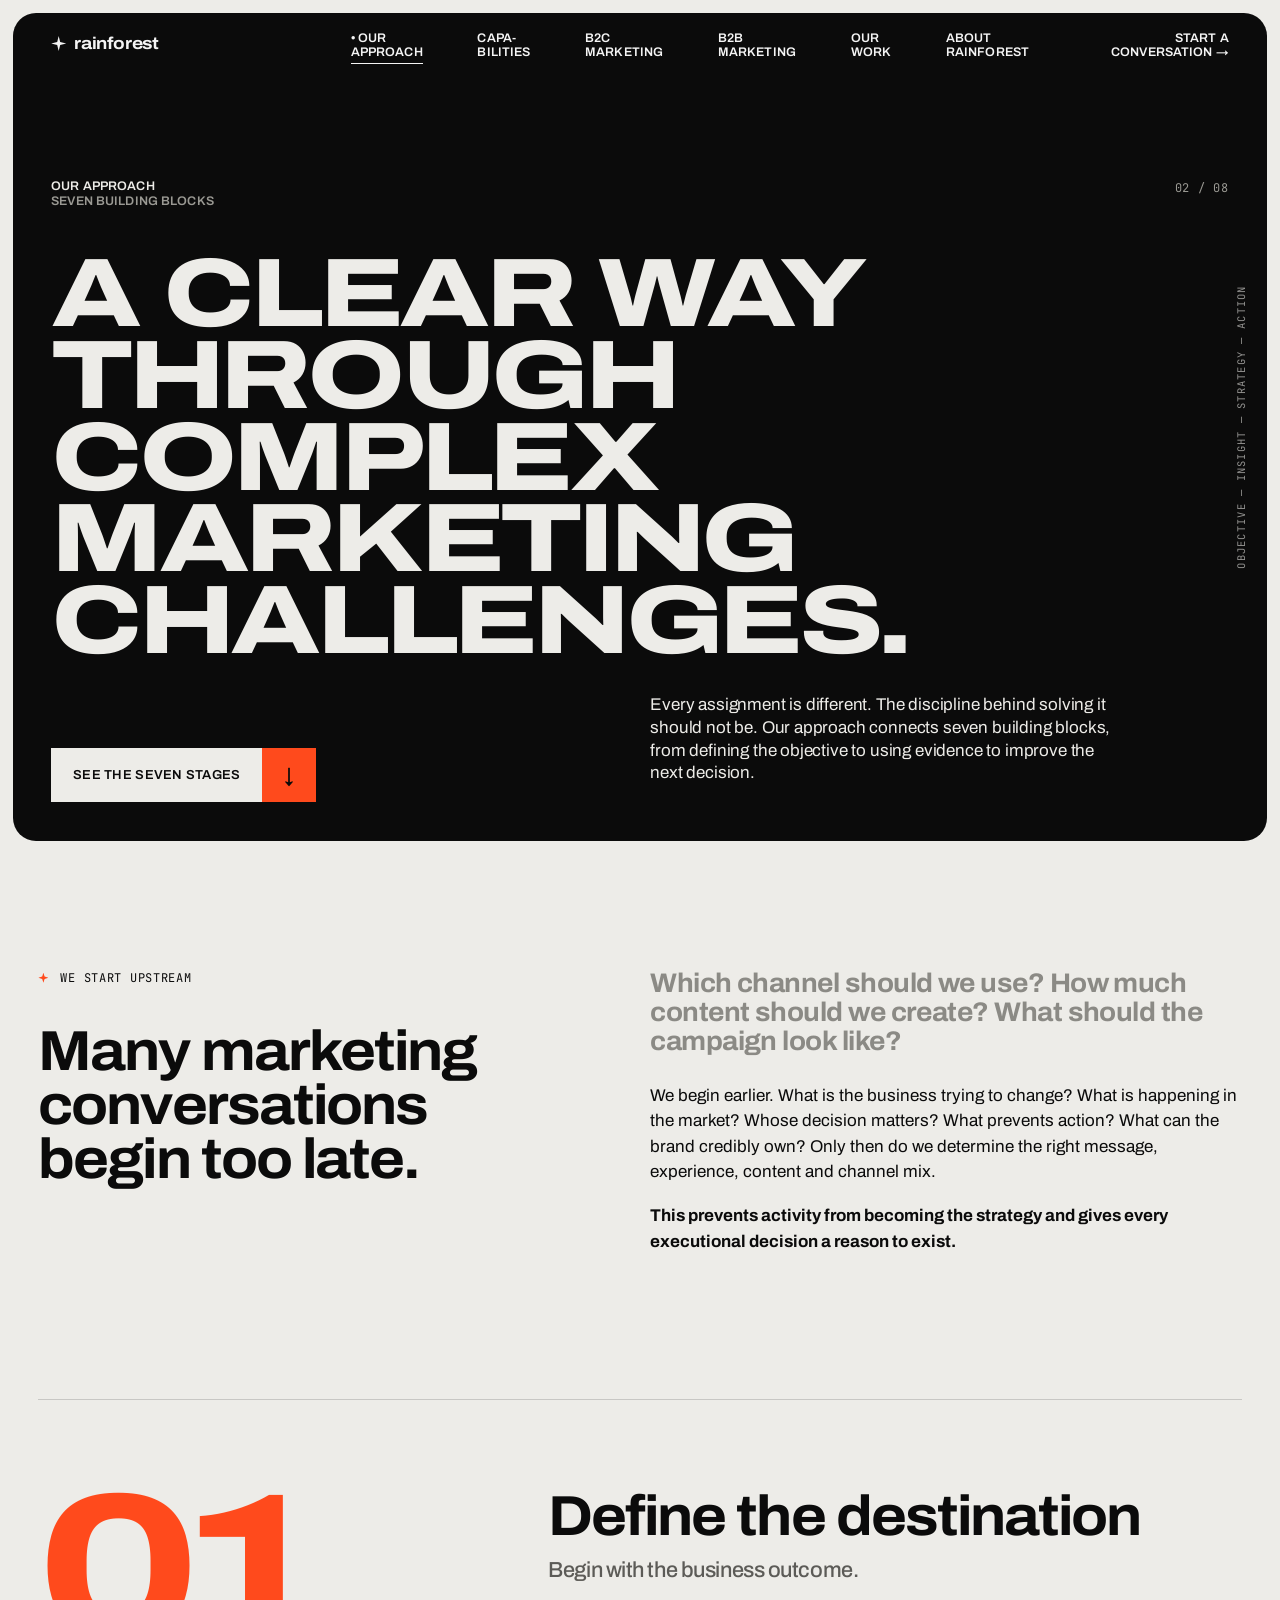
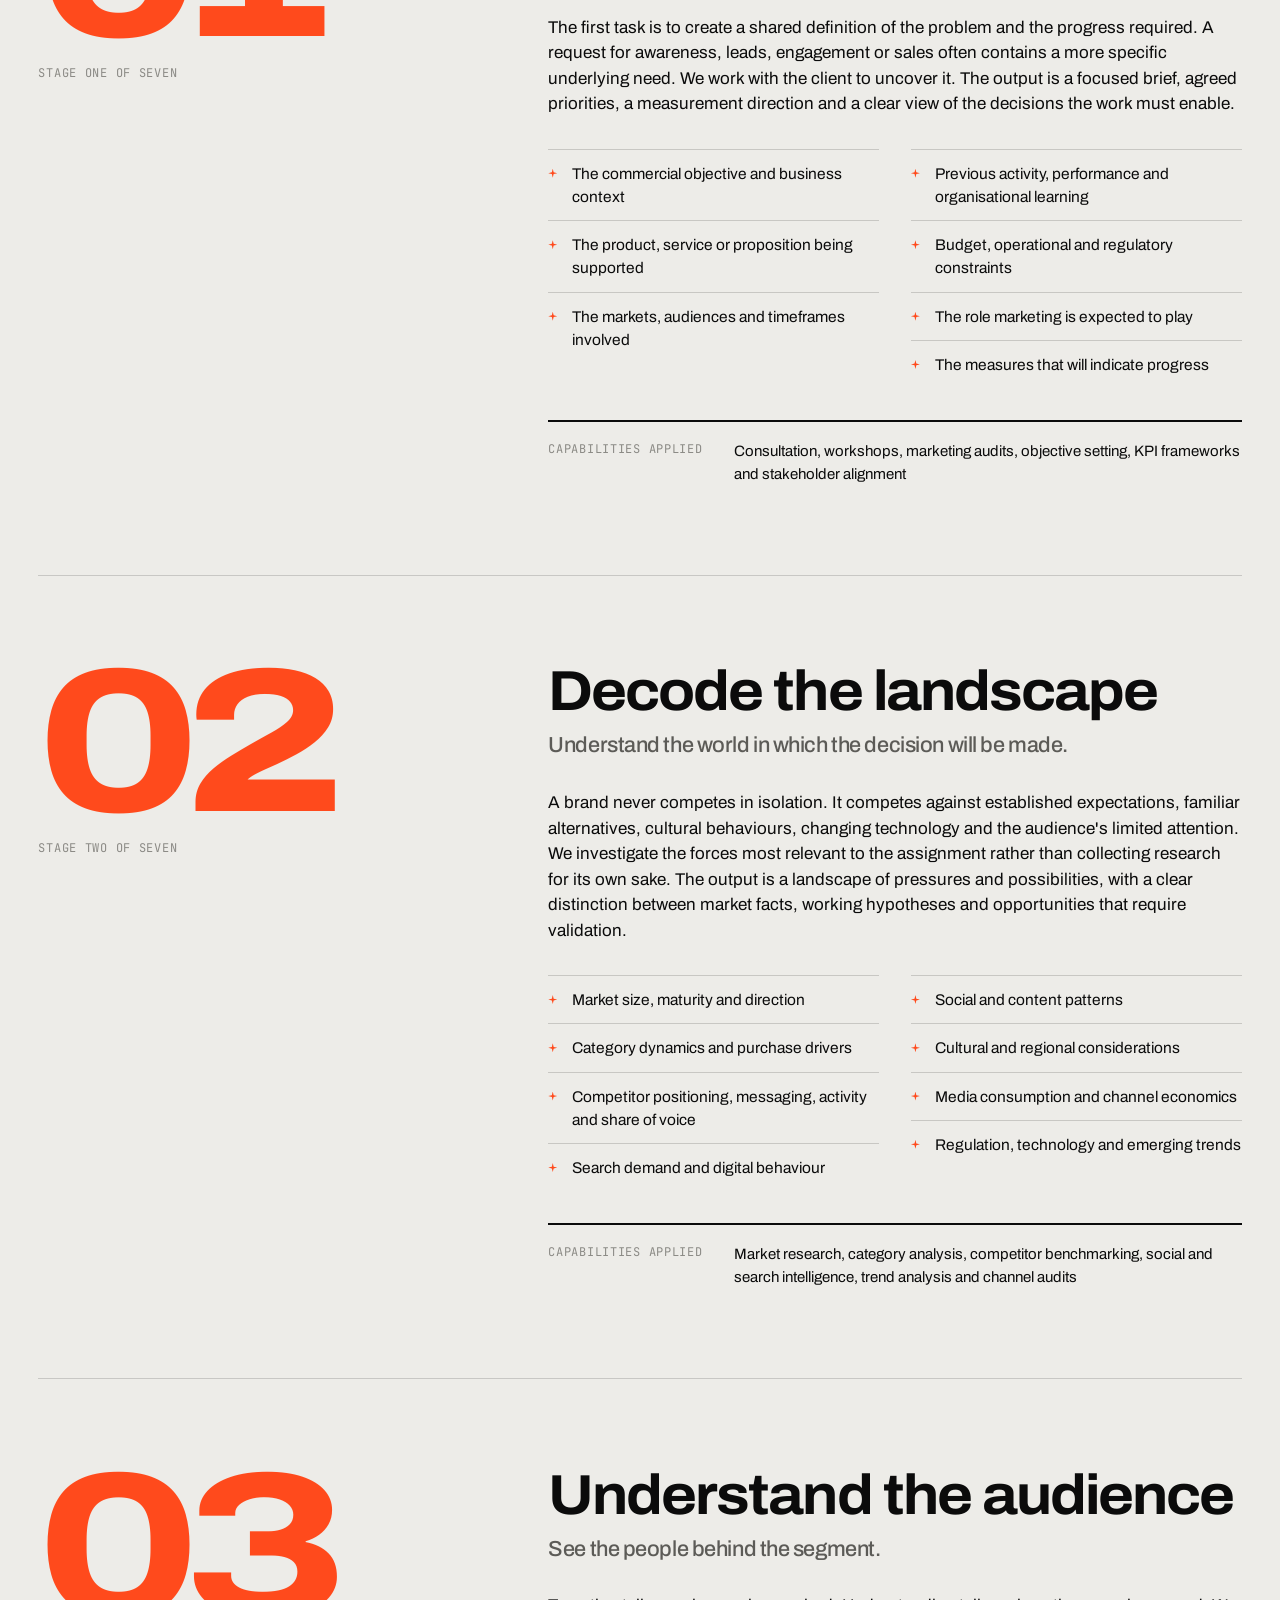
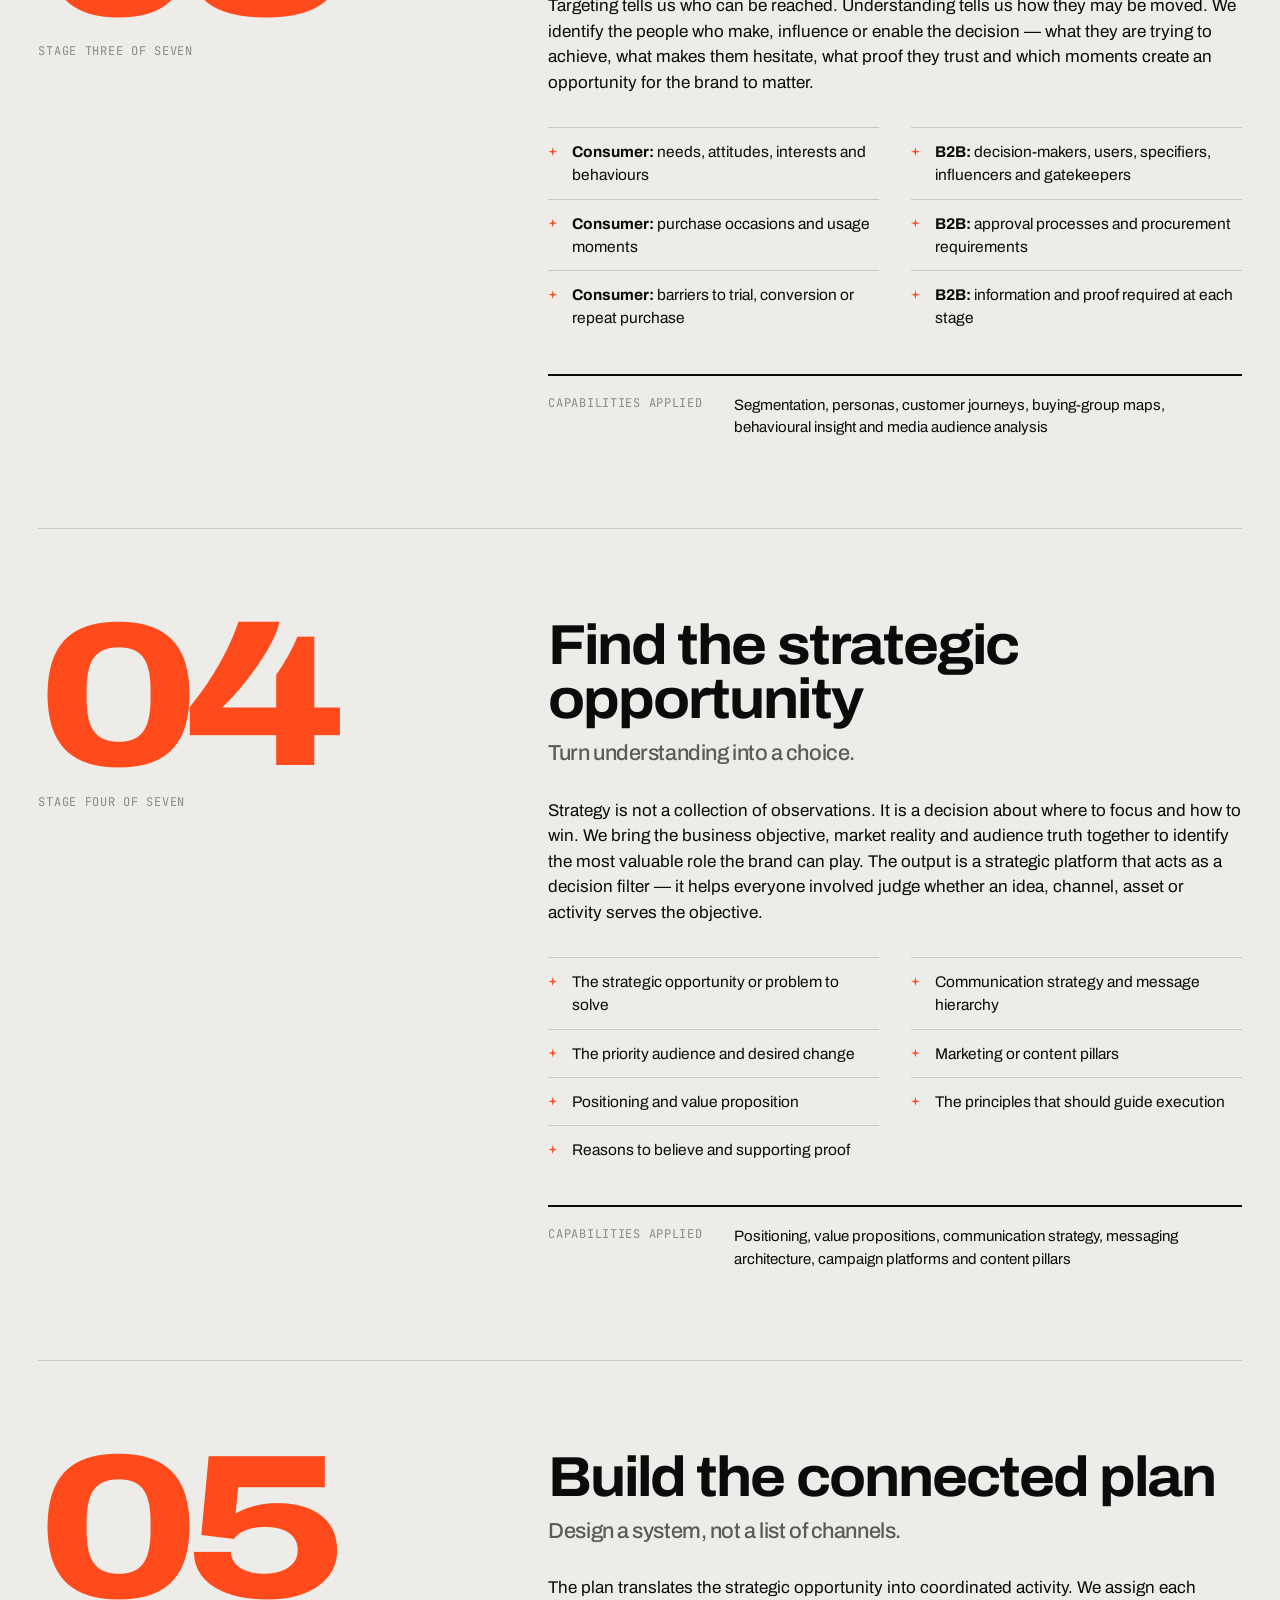
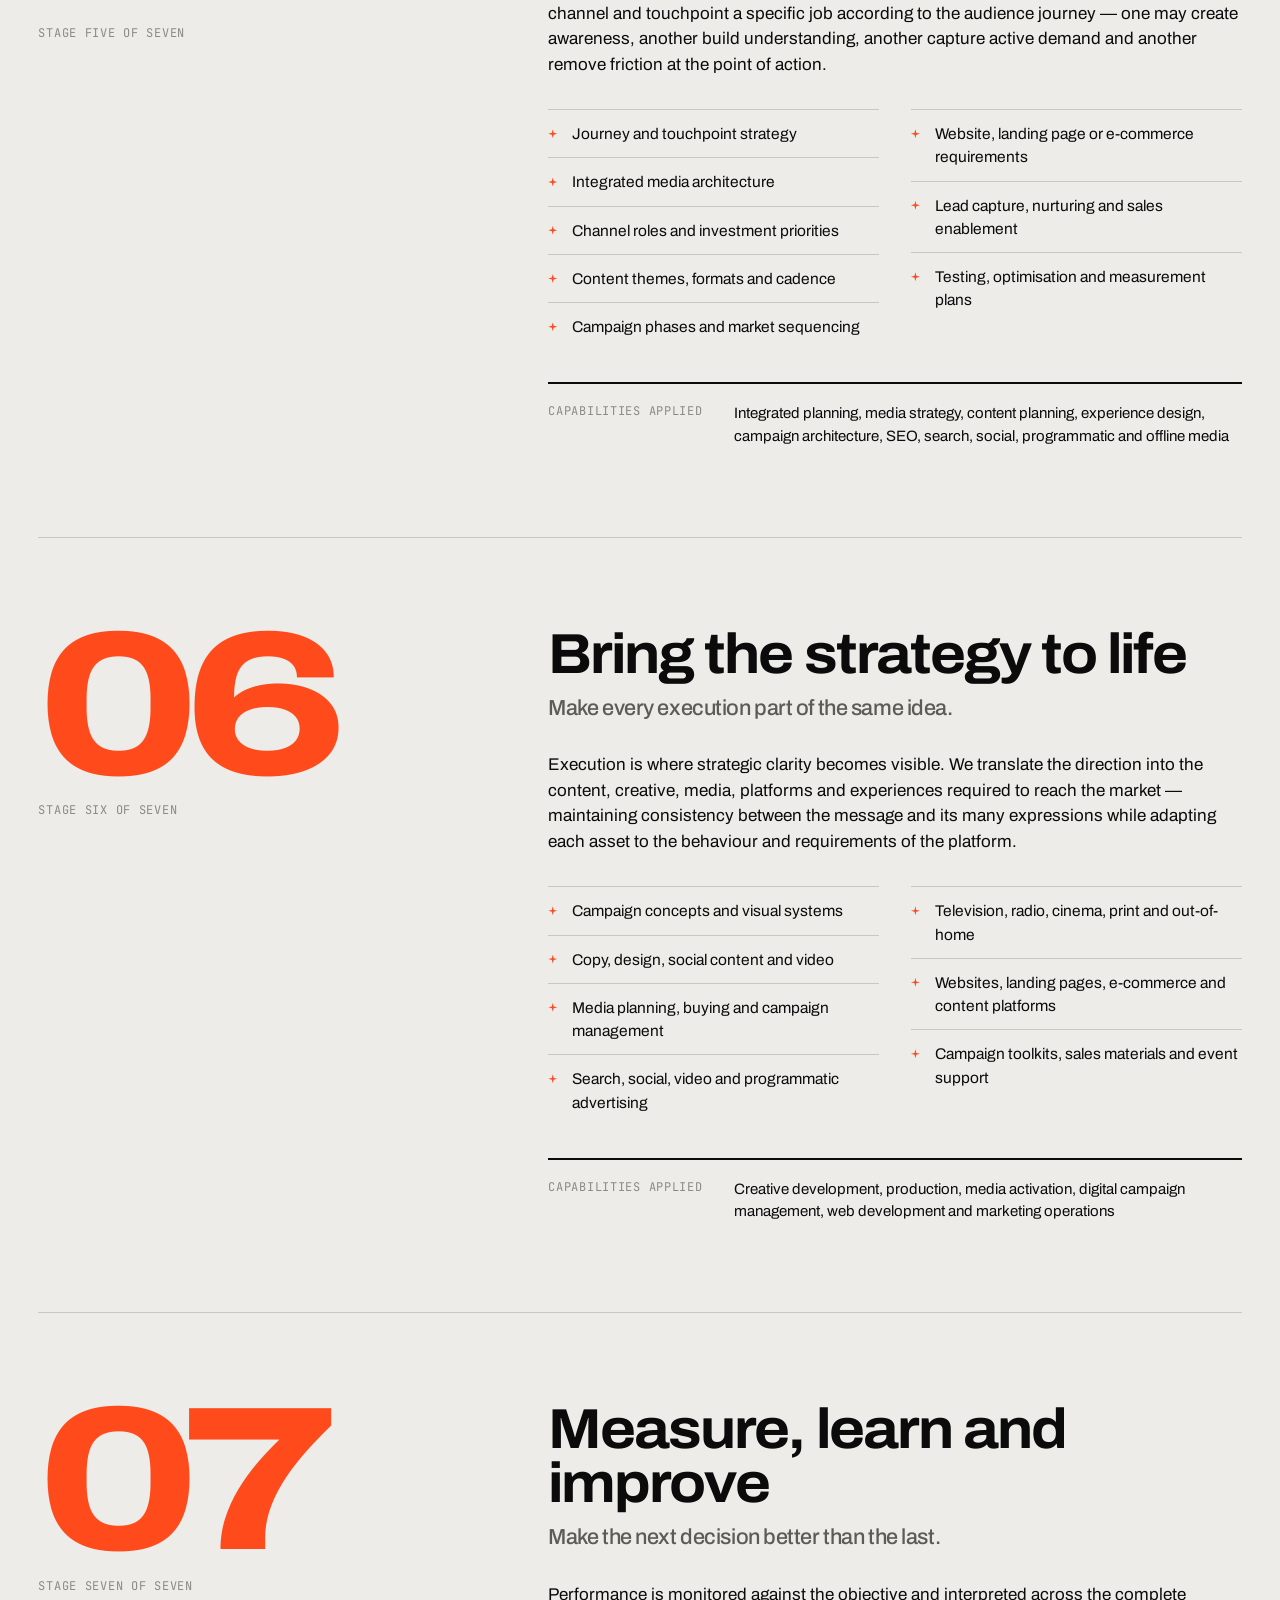
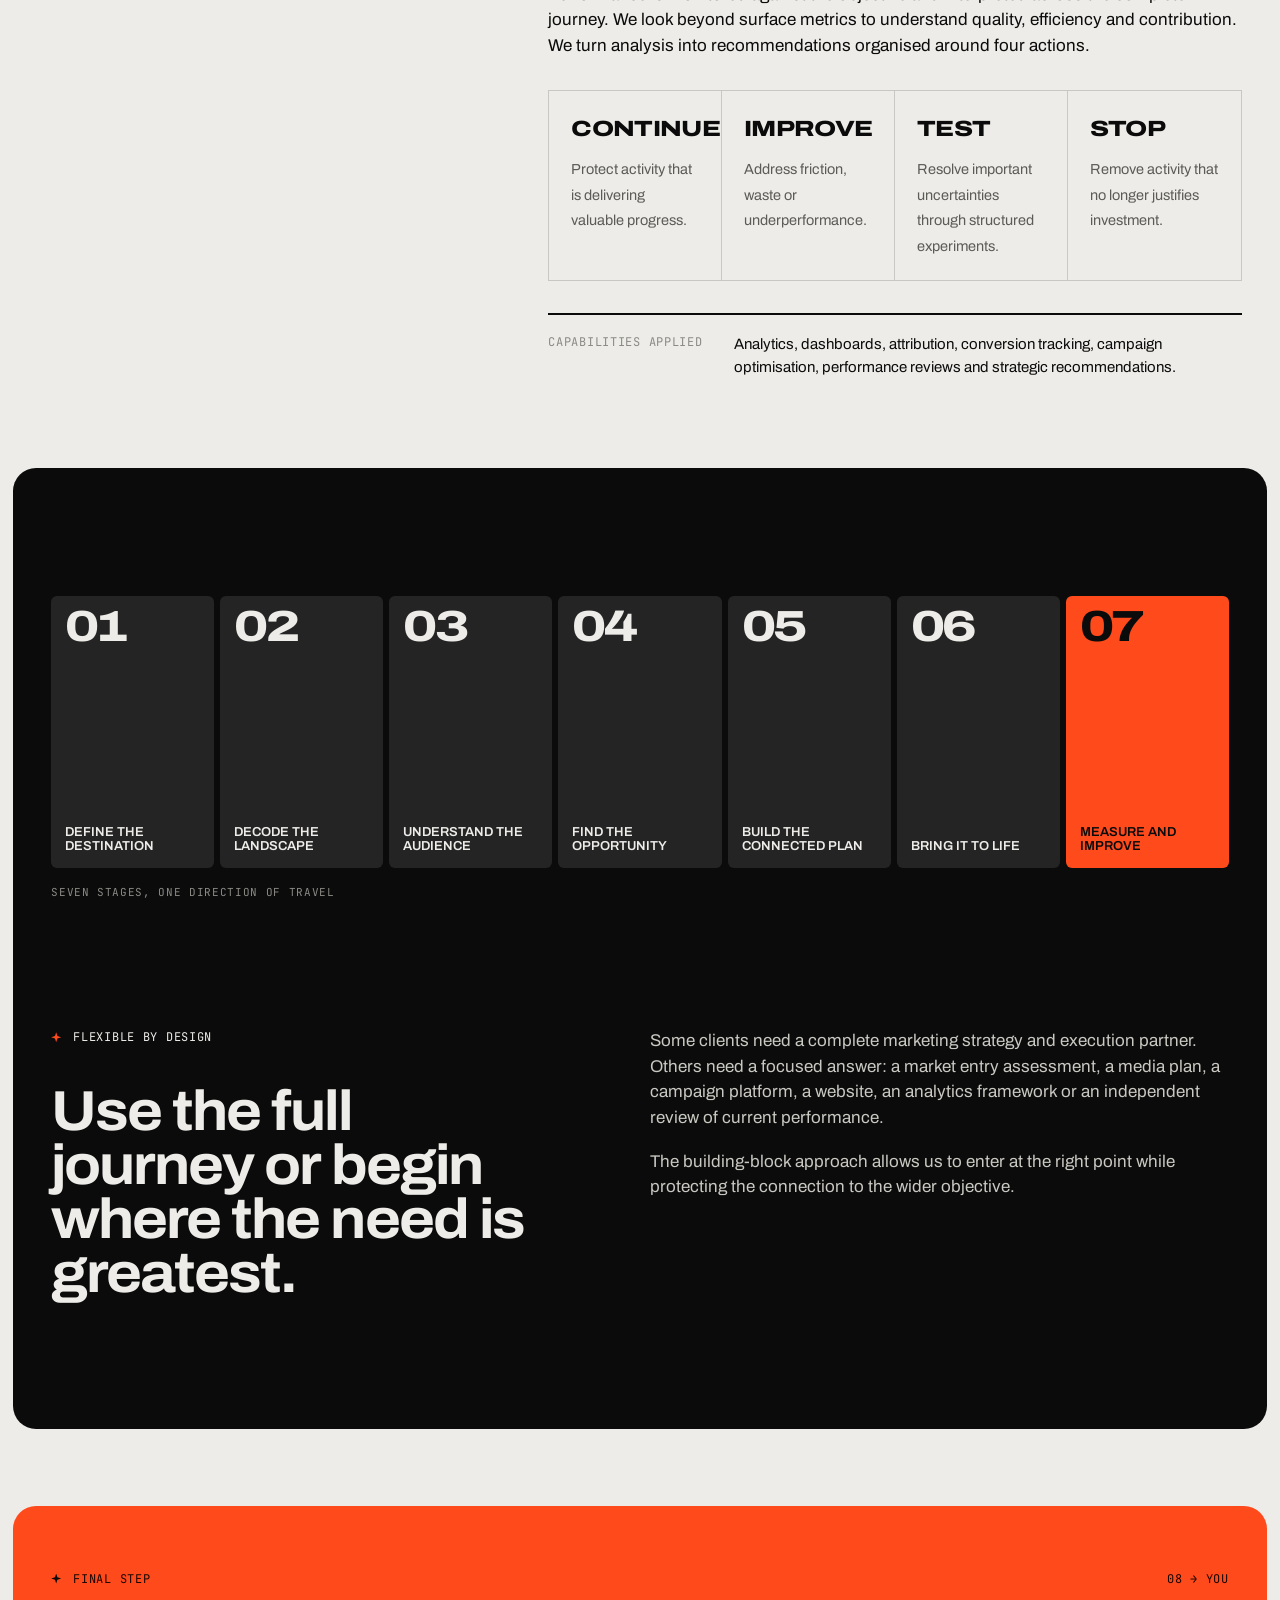
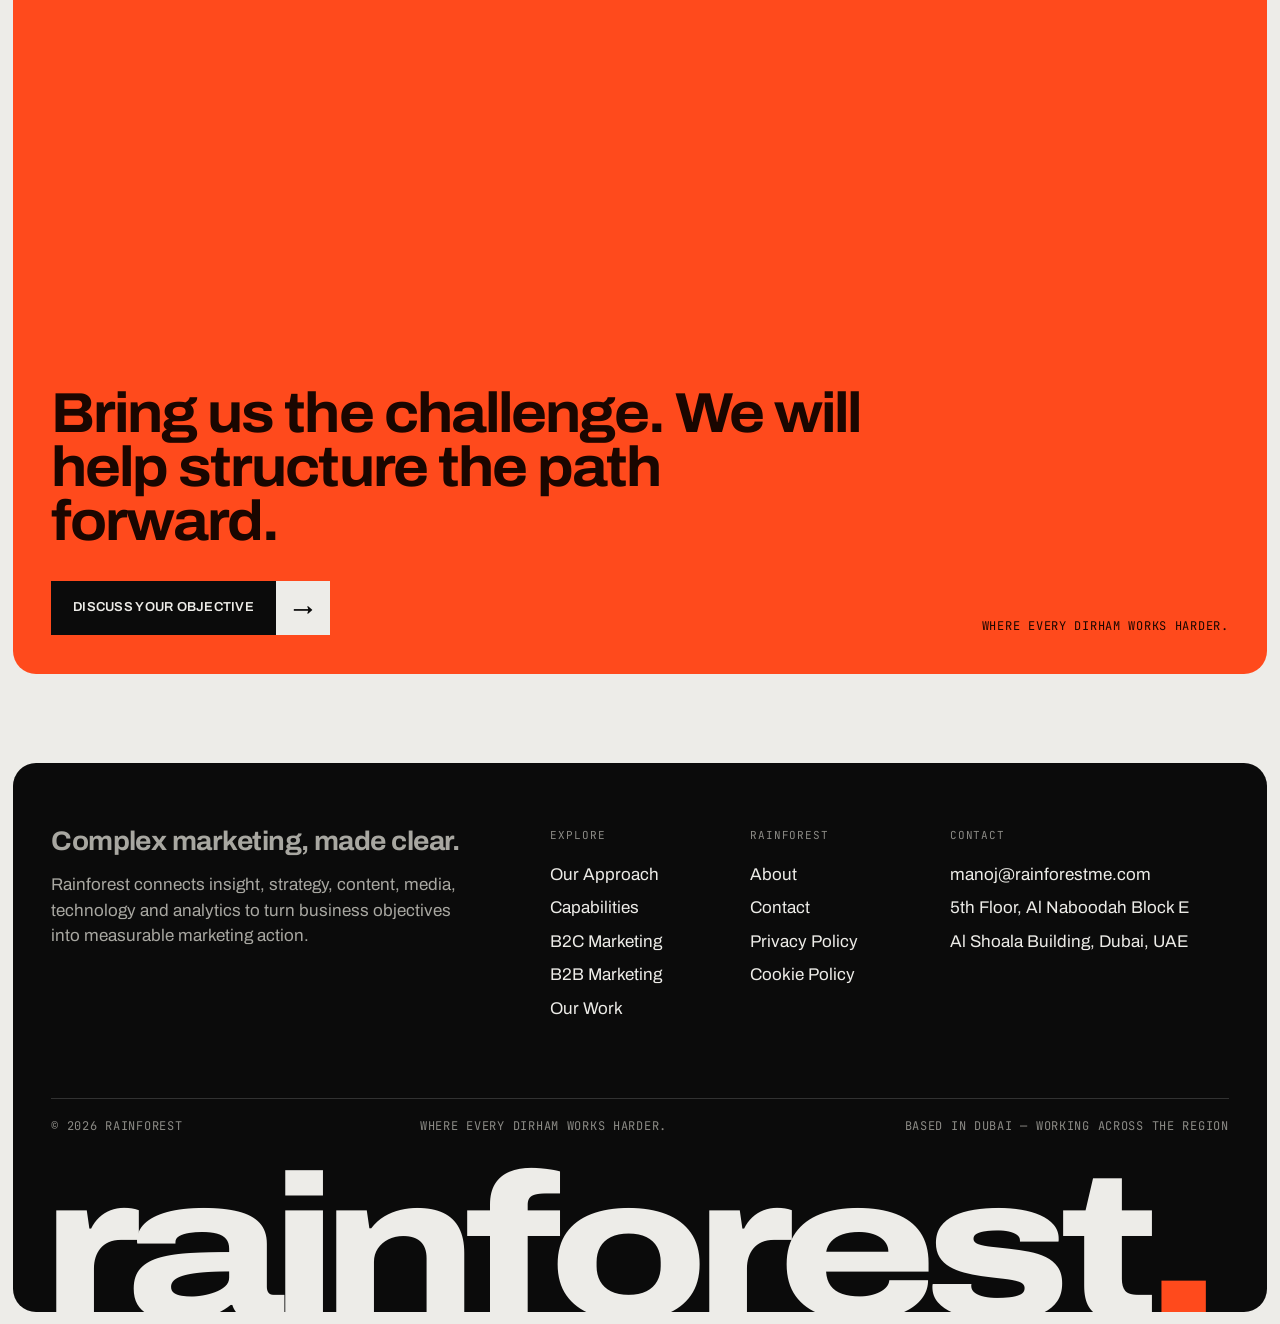
<file: approach.html>
<!doctype html>
<html lang="en" class="no-js">
<head>
<meta charset="utf-8">
<meta name="viewport" content="width=device-width, initial-scale=1">
<title>Our Strategic Marketing Approach | Rainforest Dubai</title>
<meta name="description" content="See how Rainforest moves from business objective and market intelligence to strategy, execution, analytics and continuous marketing improvement.">
<meta name="theme-color" content="#0b0b0b">
<meta property="og:title" content="Our Strategic Marketing Approach | Rainforest Dubai">
<meta property="og:description" content="See how Rainforest moves from business objective and market intelligence to strategy, execution, analytics and continuous marketing improvement.">
<link rel="icon" href="data:image/svg+xml,%3Csvg xmlns='http://www.w3.org/2000/svg' viewBox='0 0 100 100'%3E%3Cpolygon fill='%23ff4a1c' points='50,0 60,40 100,50 60,60 50,100 40,60 0,50 40,40'/%3E%3C/svg%3E">
<link rel="preconnect" href="https://fonts.googleapis.com">
<link rel="preconnect" href="https://fonts.gstatic.com" crossorigin>
<link href="https://fonts.googleapis.com/css2?family=Archivo:wdth,wght@62..125,100..900&family=JetBrains+Mono:wght@400;500&display=swap" rel="stylesheet">
<link rel="stylesheet" href="styles.css">
<script>document.documentElement.classList.remove('no-js');</script>
</head>
<body class="page-approach">
<a class="skip" href="#main">Skip to content</a>
<header class="site-header">
  <div class="wrap">
    <a class="brand" href="index.html" aria-label="Rainforest home"><span class="star" aria-hidden="true"></span>rainforest</a>
    <nav class="nav" aria-label="Main">
      <a class="label" href="approach.html" aria-current="page">Our<br>Approach</a>
      <a class="label" href="capabilities.html">Capa-<br>bilities</a>
      <a class="label" href="b2c.html">B2C<br>Marketing</a>
      <a class="label" href="b2b.html">B2B<br>Marketing</a>
      <a class="label" href="work.html">Our<br>Work</a>
      <a class="label" href="about.html">About<br>Rainforest</a>
    </nav>
    <a class="label header-cta" href="contact.html">Start a<br>Conversation&nbsp;→</a>
    <button class="menu-toggle" type="button" data-menu-open aria-expanded="false" aria-controls="menu">Menu <span class="bars" aria-hidden="true"></span></button>
  </div>
</header>

<div class="menu" id="menu" aria-hidden="true" role="dialog" aria-label="Site menu">
  <div class="menu-top">
    <a class="brand" href="index.html"><span class="star" aria-hidden="true"></span>rainforest</a>
    <button class="menu-close" type="button" data-menu-close>Close ✕</button>
  </div>
  <nav aria-label="Mobile">
    <a href="index.html"><small>01</small>Home</a>
    <a href="approach.html" aria-current="page"><small>02</small>Our Approach</a>
    <a href="capabilities.html"><small>03</small>Capabilities</a>
    <a href="b2c.html"><small>04</small>B2C</a>
    <a href="b2b.html"><small>05</small>B2B</a>
    <a href="work.html"><small>06</small>Our Work</a>
    <a href="about.html"><small>07</small>About</a>
    <a href="contact.html"><small>08</small>Contact</a>
  </nav>
  <div class="menu-foot mono">
    <a href="mailto:manoj@rainforestme.com">manoj@rainforestme.com</a>
    <span>Dubai, UAE</span>
  </div>
</div>

<main id="main">
<section class="panel on-ink page-hero">
  <p class="ph-meta label">Our Approach<br><span class="muted">Seven building blocks</span></p>
  <p class="ph-index mono muted">02 / 08</p>
  <h1 class="display reveal">A clear way through complex marketing challenges.</h1>
  <div class="ph-foot">
    <div class="ph-cta"><a class="btn" href="#stages"><span>See the seven stages</span><i aria-hidden="true">↓</i></a></div>
    <p class="lede">Every assignment is different. The discipline behind solving it should not be. Our approach connects seven building blocks, from defining the objective to using evidence to improve the next decision.</p>
  </div>
  <span class="vertical" aria-hidden="true">Objective — Insight — Strategy — Action</span>
</section>

<section class="section on-paper">
  <div class="wrap two-col">
    <div class="l"><p class="eyebrow mono">We start upstream</p><h2 class="h-lg reveal">Many marketing conversations begin too late.</h2></div>
    <div class="r stack body-lg">
      <p class="h-md" style="color:var(--mute)">Which channel should we use? How much content should we create? What should the campaign look like?</p>
      <p>We begin earlier. What is the business trying to change? What is happening in the market? Whose decision matters? What prevents action? What can the brand credibly own? Only then do we determine the right message, experience, content and channel mix.</p>
      <p><strong>This prevents activity from becoming the strategy and gives every executional decision a reason to exist.</strong></p>
    </div>
  </div>
</section>

<section class="on-paper" id="stages">
  <div class="wrap">

    <article class="stage-block">
      <div class="sb-num"><span class="n">01</span><span class="mono muted">Stage one of seven</span></div>
      <div class="sb-body">
        <h2 class="h-lg">Define the destination</h2>
        <p class="kicker">Begin with the business outcome.</p>
        <p class="body-lg">The first task is to create a shared definition of the problem and the progress required. A request for awareness, leads, engagement or sales often contains a more specific underlying need. We work with the client to uncover it. The output is a focused brief, agreed priorities, a measurement direction and a clear view of the decisions the work must enable.</p>
        <ul class="checklist">
          <li>The commercial objective and business context</li>
          <li>The product, service or proposition being supported</li>
          <li>The markets, audiences and timeframes involved</li>
          <li>Previous activity, performance and organisational learning</li>
          <li>Budget, operational and regulatory constraints</li>
          <li>The role marketing is expected to play</li>
          <li>The measures that will indicate progress</li>
        </ul>
        <div class="applied"><span class="mono">Capabilities applied</span><span>Consultation, workshops, marketing audits, objective setting, KPI frameworks and stakeholder alignment</span></div>
      </div>
    </article>

    <article class="stage-block">
      <div class="sb-num"><span class="n">02</span><span class="mono muted">Stage two of seven</span></div>
      <div class="sb-body">
        <h2 class="h-lg">Decode the landscape</h2>
        <p class="kicker">Understand the world in which the decision will be made.</p>
        <p class="body-lg">A brand never competes in isolation. It competes against established expectations, familiar alternatives, cultural behaviours, changing technology and the audience's limited attention. We investigate the forces most relevant to the assignment rather than collecting research for its own sake. The output is a landscape of pressures and possibilities, with a clear distinction between market facts, working hypotheses and opportunities that require validation.</p>
        <ul class="checklist">
          <li>Market size, maturity and direction</li>
          <li>Category dynamics and purchase drivers</li>
          <li>Competitor positioning, messaging, activity and share of voice</li>
          <li>Search demand and digital behaviour</li>
          <li>Social and content patterns</li>
          <li>Cultural and regional considerations</li>
          <li>Media consumption and channel economics</li>
          <li>Regulation, technology and emerging trends</li>
        </ul>
        <div class="applied"><span class="mono">Capabilities applied</span><span>Market research, category analysis, competitor benchmarking, social and search intelligence, trend analysis and channel audits</span></div>
      </div>
    </article>

    <article class="stage-block">
      <div class="sb-num"><span class="n">03</span><span class="mono muted">Stage three of seven</span></div>
      <div class="sb-body">
        <h2 class="h-lg">Understand the audience</h2>
        <p class="kicker">See the people behind the segment.</p>
        <p class="body-lg">Targeting tells us who can be reached. Understanding tells us how they may be moved. We identify the people who make, influence or enable the decision — what they are trying to achieve, what makes them hesitate, what proof they trust and which moments create an opportunity for the brand to matter.</p>
        <ul class="checklist">
          <li><b>Consumer:</b> needs, attitudes, interests and behaviours</li>
          <li><b>Consumer:</b> purchase occasions and usage moments</li>
          <li><b>Consumer:</b> barriers to trial, conversion or repeat purchase</li>
          <li><b>B2B:</b> decision-makers, users, specifiers, influencers and gatekeepers</li>
          <li><b>B2B:</b> approval processes and procurement requirements</li>
          <li><b>B2B:</b> information and proof required at each stage</li>
        </ul>
        <div class="applied"><span class="mono">Capabilities applied</span><span>Segmentation, personas, customer journeys, buying-group maps, behavioural insight and media audience analysis</span></div>
      </div>
    </article>

    <article class="stage-block">
      <div class="sb-num"><span class="n">04</span><span class="mono muted">Stage four of seven</span></div>
      <div class="sb-body">
        <h2 class="h-lg">Find the strategic opportunity</h2>
        <p class="kicker">Turn understanding into a choice.</p>
        <p class="body-lg">Strategy is not a collection of observations. It is a decision about where to focus and how to win. We bring the business objective, market reality and audience truth together to identify the most valuable role the brand can play. The output is a strategic platform that acts as a decision filter — it helps everyone involved judge whether an idea, channel, asset or activity serves the objective.</p>
        <ul class="checklist">
          <li>The strategic opportunity or problem to solve</li>
          <li>The priority audience and desired change</li>
          <li>Positioning and value proposition</li>
          <li>Reasons to believe and supporting proof</li>
          <li>Communication strategy and message hierarchy</li>
          <li>Marketing or content pillars</li>
          <li>The principles that should guide execution</li>
        </ul>
        <div class="applied"><span class="mono">Capabilities applied</span><span>Positioning, value propositions, communication strategy, messaging architecture, campaign platforms and content pillars</span></div>
      </div>
    </article>

    <article class="stage-block">
      <div class="sb-num"><span class="n">05</span><span class="mono muted">Stage five of seven</span></div>
      <div class="sb-body">
        <h2 class="h-lg">Build the connected plan</h2>
        <p class="kicker">Design a system, not a list of channels.</p>
        <p class="body-lg">The plan translates the strategic opportunity into coordinated activity. We assign each channel and touchpoint a specific job according to the audience journey — one may create awareness, another build understanding, another capture active demand and another remove friction at the point of action.</p>
        <ul class="checklist">
          <li>Journey and touchpoint strategy</li>
          <li>Integrated media architecture</li>
          <li>Channel roles and investment priorities</li>
          <li>Content themes, formats and cadence</li>
          <li>Campaign phases and market sequencing</li>
          <li>Website, landing page or e-commerce requirements</li>
          <li>Lead capture, nurturing and sales enablement</li>
          <li>Testing, optimisation and measurement plans</li>
        </ul>
        <div class="applied"><span class="mono">Capabilities applied</span><span>Integrated planning, media strategy, content planning, experience design, campaign architecture, SEO, search, social, programmatic and offline media</span></div>
      </div>
    </article>

    <article class="stage-block">
      <div class="sb-num"><span class="n">06</span><span class="mono muted">Stage six of seven</span></div>
      <div class="sb-body">
        <h2 class="h-lg">Bring the strategy to life</h2>
        <p class="kicker">Make every execution part of the same idea.</p>
        <p class="body-lg">Execution is where strategic clarity becomes visible. We translate the direction into the content, creative, media, platforms and experiences required to reach the market — maintaining consistency between the message and its many expressions while adapting each asset to the behaviour and requirements of the platform.</p>
        <ul class="checklist">
          <li>Campaign concepts and visual systems</li>
          <li>Copy, design, social content and video</li>
          <li>Media planning, buying and campaign management</li>
          <li>Search, social, video and programmatic advertising</li>
          <li>Television, radio, cinema, print and out-of-home</li>
          <li>Websites, landing pages, e-commerce and content platforms</li>
          <li>Campaign toolkits, sales materials and event support</li>
        </ul>
        <div class="applied"><span class="mono">Capabilities applied</span><span>Creative development, production, media activation, digital campaign management, web development and marketing operations</span></div>
      </div>
    </article>

    <article class="stage-block" id="measure">
      <div class="sb-num"><span class="n">07</span><span class="mono muted">Stage seven of seven</span></div>
      <div class="sb-body">
        <h2 class="h-lg">Measure, learn and improve</h2>
        <p class="kicker">Make the next decision better than the last.</p>
        <p class="body-lg">Performance is monitored against the objective and interpreted across the complete journey. We look beyond surface metrics to understand quality, efficiency and contribution. We turn analysis into recommendations organised around four actions.</p>
        <div class="actions4">
          <div><b>Continue</b><span>Protect activity that is delivering valuable progress.</span></div>
          <div><b>Improve</b><span>Address friction, waste or underperformance.</span></div>
          <div><b>Test</b><span>Resolve important uncertainties through structured experiments.</span></div>
          <div><b>Stop</b><span>Remove activity that no longer justifies investment.</span></div>
        </div>
        <div class="applied"><span class="mono">Capabilities applied</span><span>Analytics, dashboards, attribution, conversion tracking, campaign optimisation, performance reviews and strategic recommendations.</span></div>
      </div>
    </article>

  </div>
</section>

<section class="panel section on-ink">
  <div class="wrap">
    <figure style="margin:0">
      <div class="track" role="img" aria-label="Seven stages shown in sequence, from defining the destination to measuring and improving">
        <div><b>01</b><span>Define the destination</span></div>
        <div><b>02</b><span>Decode the landscape</span></div>
        <div><b>03</b><span>Understand the audience</span></div>
        <div><b>04</b><span>Find the opportunity</span></div>
        <div><b>05</b><span>Build the connected plan</span></div>
        <div><b>06</b><span>Bring it to life</span></div>
        <div><b>07</b><span>Measure and improve</span></div>
      </div>
      <figcaption class="caption mt-s">Seven stages, one direction of travel</figcaption>
    </figure>

    <div class="two-col mt-l" style="padding-top:clamp(40px,5vw,90px)">
      <div class="l"><p class="eyebrow mono">Flexible by design</p><h2 class="h-lg reveal">Use the full journey or begin where the need is greatest.</h2></div>
      <div class="r stack body-lg" style="color:#c9c8c2">
        <p>Some clients need a complete marketing strategy and execution partner. Others need a focused answer: a market entry assessment, a media plan, a campaign platform, a website, an analytics framework or an independent review of current performance.</p>
        <p>The building-block approach allows us to enter at the right point while protecting the connection to the wider objective.</p>
      </div>
    </div>
  </div>
</section>

<section class="section tight">
  <div class="panel on-signal cta">
    <div class="top"><p class="eyebrow mono" style="margin:0">Final step</p><span class="mono">08 → You</span></div>
    <h2 class="h-lg reveal">Bring us the challenge. We will help structure the path forward.</h2>
    <div class="bottom">
      <a class="btn" href="contact.html"><span>Discuss Your Objective</span><i aria-hidden="true">→</i></a>
      <span class="mono">Where every dirham works harder.</span>
    </div>
  </div>
</section>
</main>

<footer class="site-footer">
  <div class="foot-grid">
    <div class="foot-intro">
      <p class="h-md">Complex marketing, made clear.</p>
      <p>Rainforest connects insight, strategy, content, media, technology and analytics to turn business objectives into measurable marketing action.</p>
    </div>
    <div class="foot-col">
      <h4>Explore</h4>
      <ul>
        <li><a href="approach.html">Our Approach</a></li>
        <li><a href="capabilities.html">Capabilities</a></li>
        <li><a href="b2c.html">B2C Marketing</a></li>
        <li><a href="b2b.html">B2B Marketing</a></li>
        <li><a href="work.html">Our Work</a></li>
      </ul>
    </div>
    <div class="foot-col">
      <h4>Rainforest</h4>
      <ul>
        <li><a href="about.html">About</a></li>
        <li><a href="contact.html">Contact</a></li>
        <li><a href="#">Privacy Policy</a></li>
        <li><a href="#">Cookie Policy</a></li>
      </ul>
    </div>
    <div class="foot-col wide">
      <h4>Contact</h4>
      <ul>
        <li><a href="mailto:manoj@rainforestme.com">manoj@rainforestme.com</a></li>
        <li>5th Floor, Al Naboodah Block E</li>
        <li>Al Shoala Building, Dubai, UAE</li>
      </ul>
    </div>
  </div>
  <div class="foot-bottom mono">
    <span>© <span data-year>2026</span> Rainforest</span>
    <span>Where Every Dirham Works Harder.</span>
    <span>Based in Dubai — Working across the region</span>
  </div>
  <div class="foot-word display" aria-hidden="true" data-fit>rainforest<span class="dot">.</span></div>
</footer>

<script src="script.js"></script>
</body>
</html>
</file>
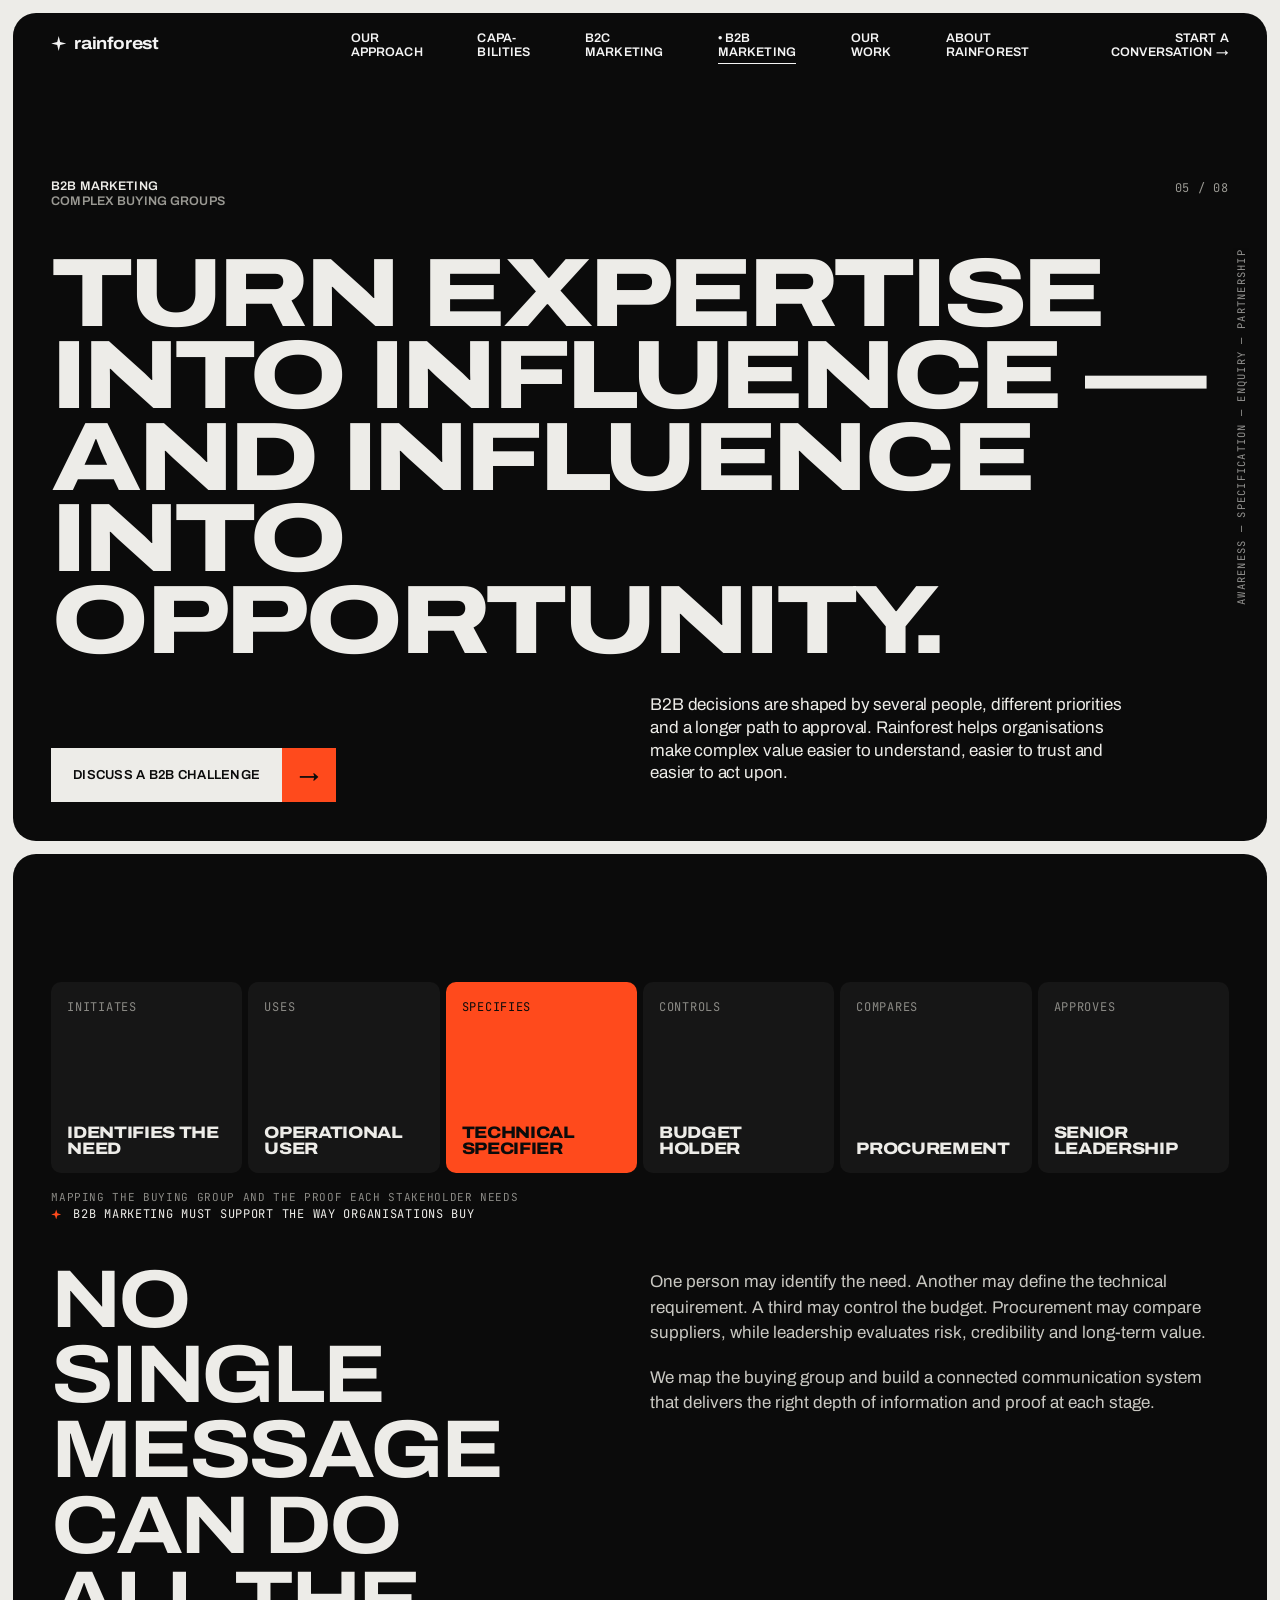
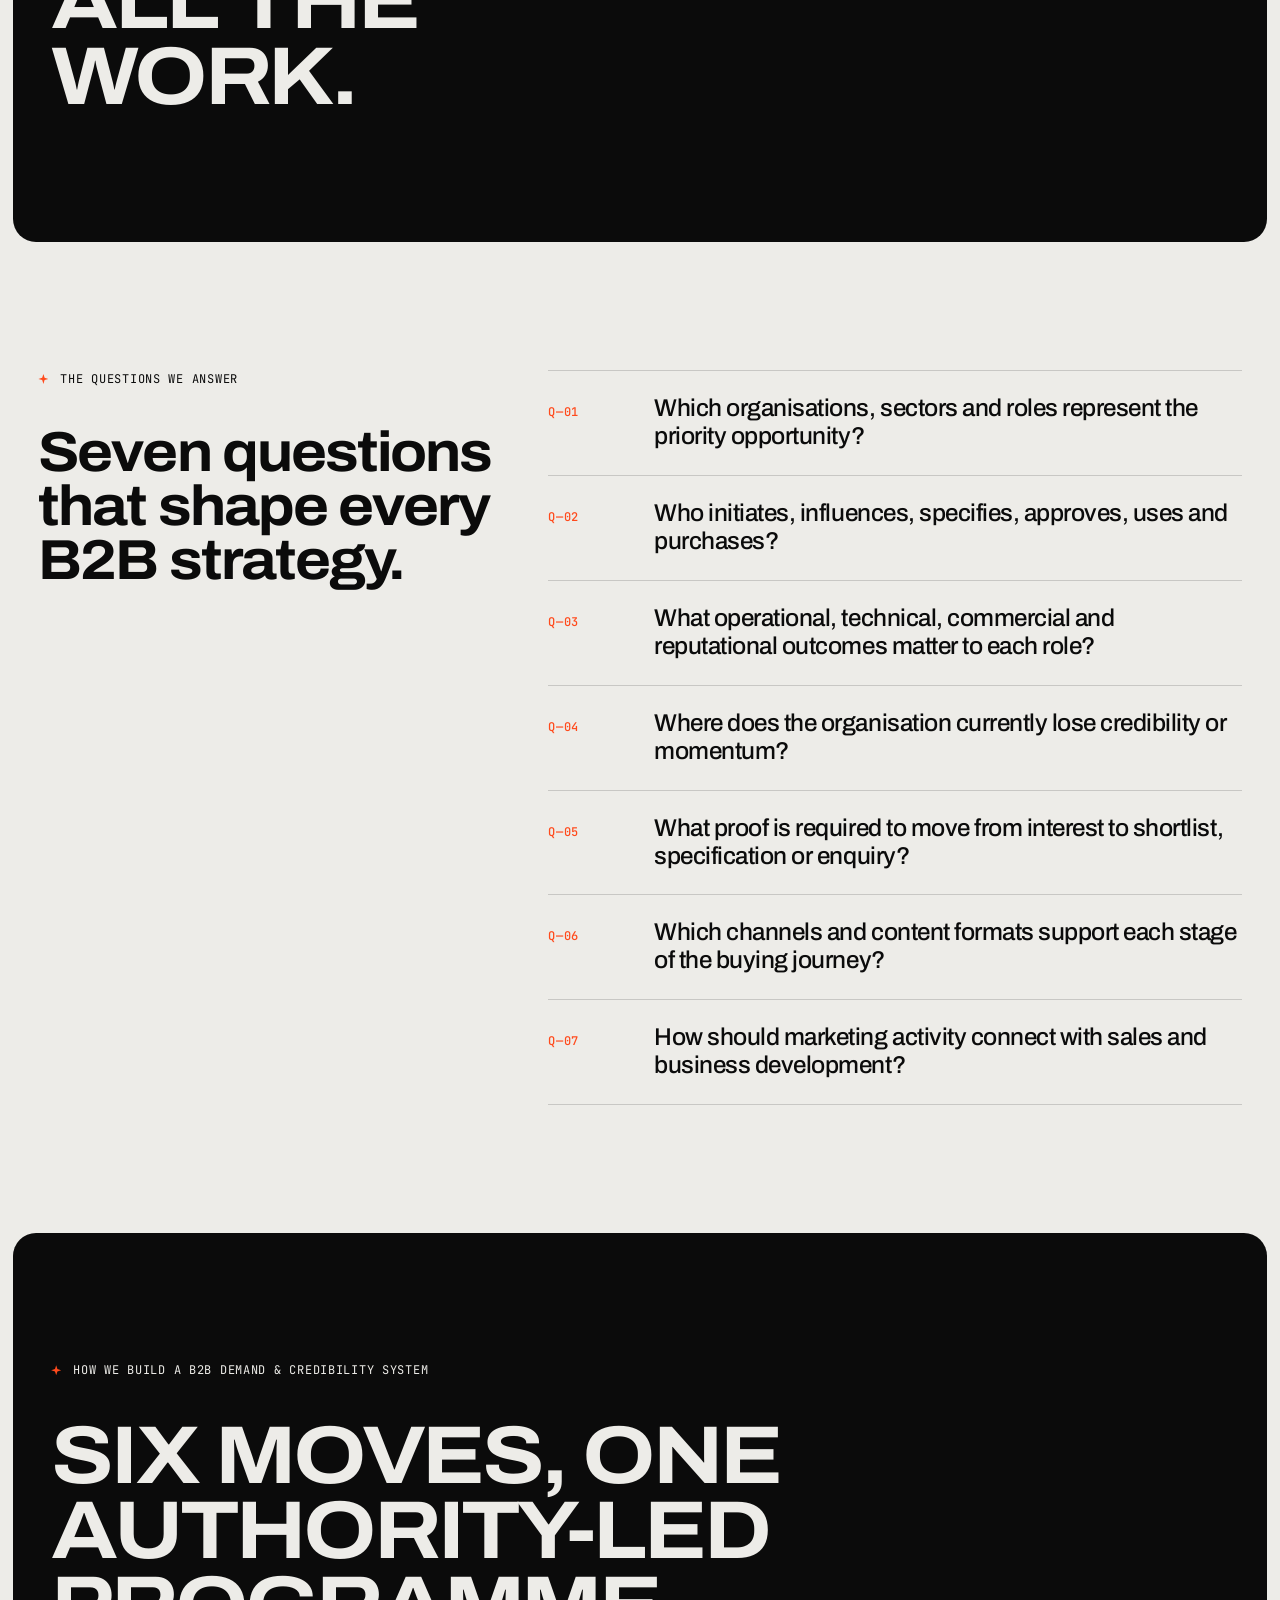
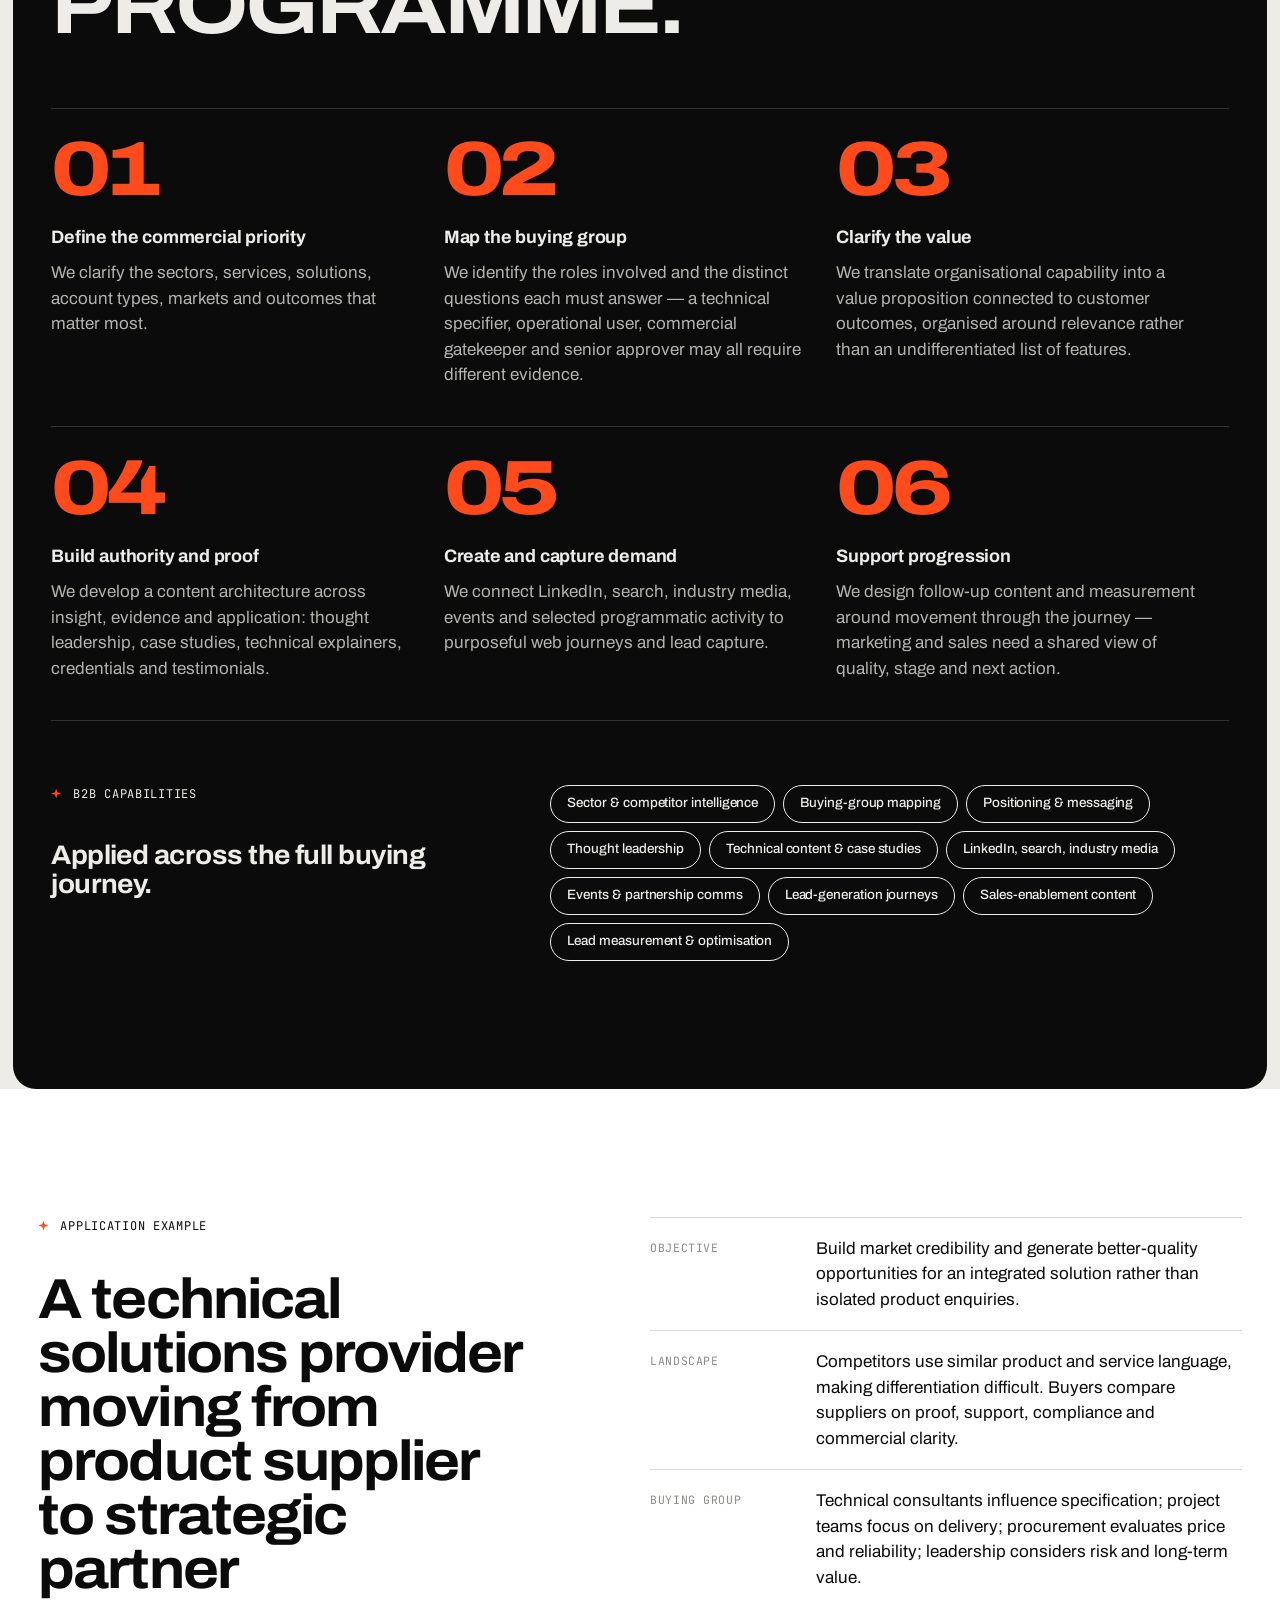
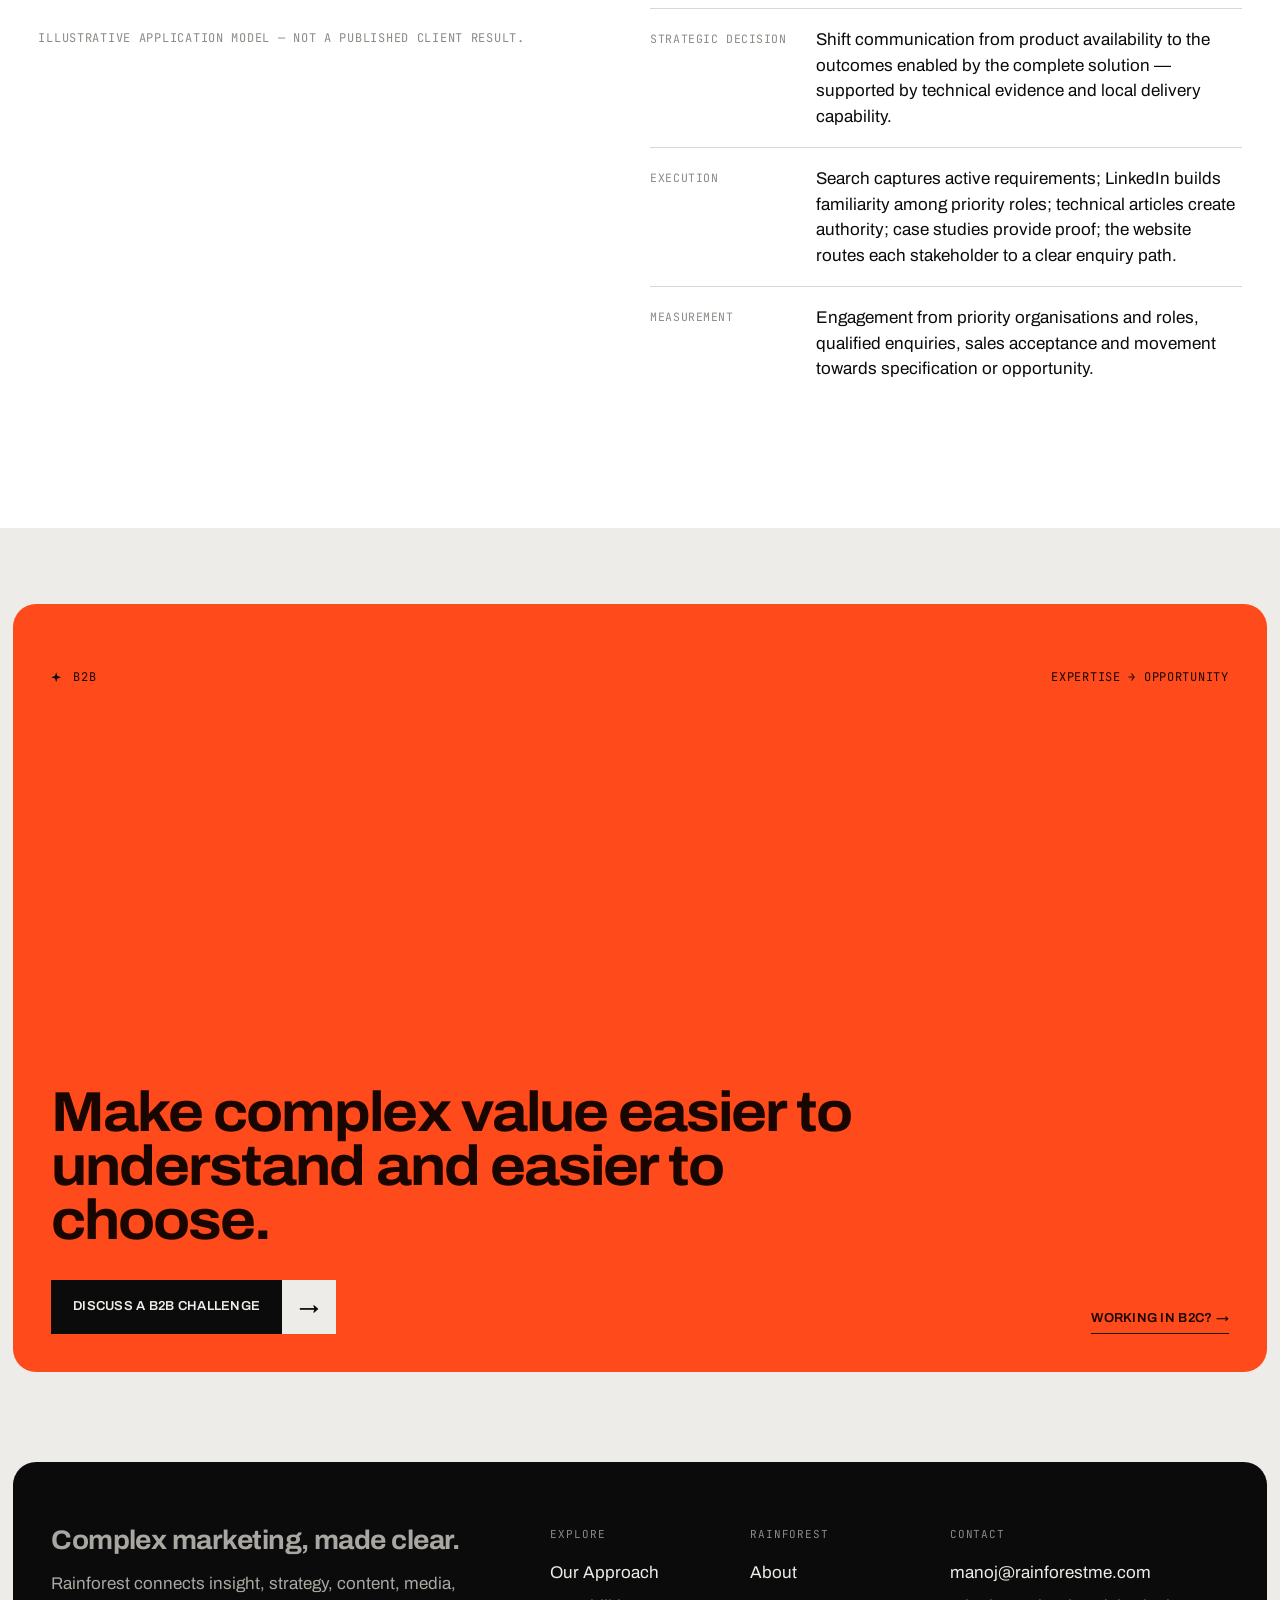
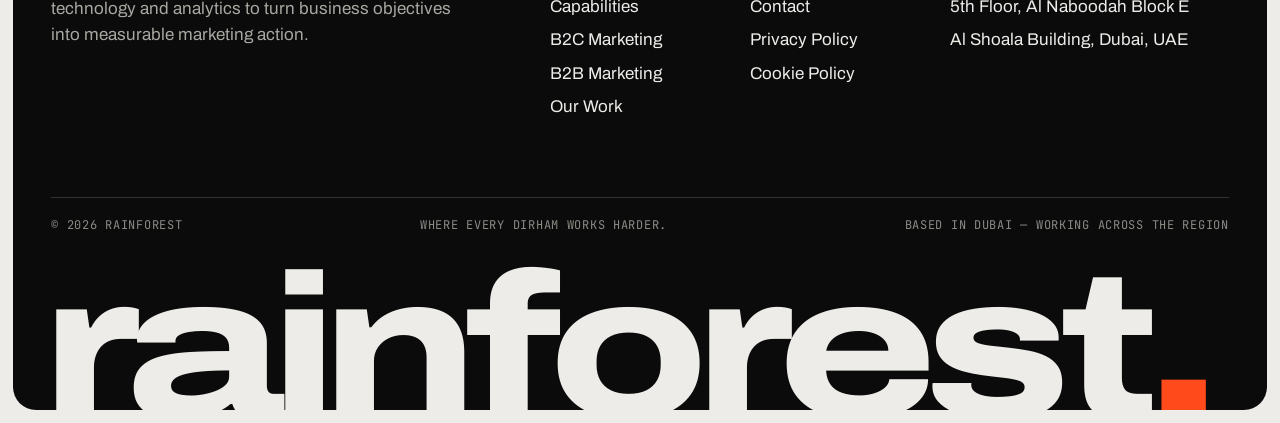
<file: b2b.html>
<!doctype html>
<html lang="en" class="no-js">
<head>
<meta charset="utf-8">
<meta name="viewport" content="width=device-width, initial-scale=1">
<title>B2B Marketing Strategy, Lead Generation and Content | Rainforest Dubai</title>
<meta name="description" content="Rainforest helps B2B organisations build credibility, influence buying groups and connect thought leadership, search, media, content and lead generation.">
<meta name="theme-color" content="#0b0b0b">
<meta property="og:title" content="B2B Marketing Strategy, Lead Generation and Content | Rainforest Dubai">
<meta property="og:description" content="Rainforest helps B2B organisations build credibility, influence buying groups and connect thought leadership, search, media, content and lead generation.">
<link rel="icon" href="data:image/svg+xml,%3Csvg xmlns='http://www.w3.org/2000/svg' viewBox='0 0 100 100'%3E%3Cpolygon fill='%23ff4a1c' points='50,0 60,40 100,50 60,60 50,100 40,60 0,50 40,40'/%3E%3C/svg%3E">
<link rel="preconnect" href="https://fonts.googleapis.com">
<link rel="preconnect" href="https://fonts.gstatic.com" crossorigin>
<link href="https://fonts.googleapis.com/css2?family=Archivo:wdth,wght@62..125,100..900&family=JetBrains+Mono:wght@400;500&display=swap" rel="stylesheet">
<link rel="stylesheet" href="styles.css">
<script>document.documentElement.classList.remove('no-js');</script>
</head>
<body class="page-b2b">
<a class="skip" href="#main">Skip to content</a>
<header class="site-header">
  <div class="wrap">
    <a class="brand" href="index.html" aria-label="Rainforest home"><span class="star" aria-hidden="true"></span>rainforest</a>
    <nav class="nav" aria-label="Main">
      <a class="label" href="approach.html">Our<br>Approach</a>
      <a class="label" href="capabilities.html">Capa-<br>bilities</a>
      <a class="label" href="b2c.html">B2C<br>Marketing</a>
      <a class="label" href="b2b.html" aria-current="page">B2B<br>Marketing</a>
      <a class="label" href="work.html">Our<br>Work</a>
      <a class="label" href="about.html">About<br>Rainforest</a>
    </nav>
    <a class="label header-cta" href="contact.html">Start a<br>Conversation&nbsp;→</a>
    <button class="menu-toggle" type="button" data-menu-open aria-expanded="false" aria-controls="menu">Menu <span class="bars" aria-hidden="true"></span></button>
  </div>
</header>

<div class="menu" id="menu" aria-hidden="true" role="dialog" aria-label="Site menu">
  <div class="menu-top">
    <a class="brand" href="index.html"><span class="star" aria-hidden="true"></span>rainforest</a>
    <button class="menu-close" type="button" data-menu-close>Close ✕</button>
  </div>
  <nav aria-label="Mobile">
    <a href="index.html"><small>01</small>Home</a>
    <a href="approach.html"><small>02</small>Our Approach</a>
    <a href="capabilities.html"><small>03</small>Capabilities</a>
    <a href="b2c.html"><small>04</small>B2C</a>
    <a href="b2b.html" aria-current="page"><small>05</small>B2B</a>
    <a href="work.html"><small>06</small>Our Work</a>
    <a href="about.html"><small>07</small>About</a>
    <a href="contact.html"><small>08</small>Contact</a>
  </nav>
  <div class="menu-foot mono">
    <a href="mailto:manoj@rainforestme.com">manoj@rainforestme.com</a>
    <span>Dubai, UAE</span>
  </div>
</div>

<main id="main">
<section class="panel on-ink page-hero">
  <p class="ph-meta label">B2B Marketing<br><span class="muted">Complex buying groups</span></p>
  <p class="ph-index mono muted">05 / 08</p>
  <h1 class="display reveal" style="max-width:19ch">Turn expertise into influence — and influence into opportunity.</h1>
  <div class="ph-foot">
    <div class="ph-cta"><a class="btn" href="contact.html"><span>Discuss a B2B Challenge</span><i aria-hidden="true">→</i></a></div>
    <p class="lede">B2B decisions are shaped by several people, different priorities and a longer path to approval. Rainforest helps organisations make complex value easier to understand, easier to trust and easier to act upon.</p>
  </div>
  <span class="vertical" aria-hidden="true">Awareness — Specification — Enquiry — Partnership</span>
</section>

<section class="panel section on-ink" style="margin-top:clamp(8px,1vw,14px)">
  <div class="wrap">
    <figure style="margin:0" class="mb-l">
      <div class="buyers" role="img" aria-label="A buying group of six roles; the technical specifier is highlighted">
        <div><span class="mono">Initiates</span><b>Identifies the need</b></div>
        <div><span class="mono">Uses</span><b>Operational user</b></div>
        <div><span class="mono">Specifies</span><b>Technical specifier</b></div>
        <div><span class="mono">Controls</span><b>Budget holder</b></div>
        <div><span class="mono">Compares</span><b>Procurement</b></div>
        <div><span class="mono">Approves</span><b>Senior leadership</b></div>
      </div>
      <figcaption class="caption mt-s">Mapping the buying group and the proof each stakeholder needs</figcaption>
    </figure>
    <div class="two-col">
      <div class="l"><p class="eyebrow mono">B2B marketing must support the way organisations buy</p><h2 class="h-xl reveal">No single message can do all the work.</h2></div>
      <div class="r stack body-lg" style="color:#c9c8c2;padding-top:clamp(0px,5vw,80px)">
        <p>One person may identify the need. Another may define the technical requirement. A third may control the budget. Procurement may compare suppliers, while leadership evaluates risk, credibility and long-term value.</p>
        <p>We map the buying group and build a connected communication system that delivers the right depth of information and proof at each stage.</p>
      </div>
    </div>
  </div>
</section>

<section class="section on-paper">
  <div class="wrap two-col">
    <div class="l"><p class="eyebrow mono">The questions we answer</p><h2 class="h-lg reveal">Seven questions that shape every B2B strategy.</h2></div>
    <ol class="q-list r wide">
      <li><span class="mono">Q—01</span>Which organisations, sectors and roles represent the priority opportunity?</li>
      <li><span class="mono">Q—02</span>Who initiates, influences, specifies, approves, uses and purchases?</li>
      <li><span class="mono">Q—03</span>What operational, technical, commercial and reputational outcomes matter to each role?</li>
      <li><span class="mono">Q—04</span>Where does the organisation currently lose credibility or momentum?</li>
      <li><span class="mono">Q—05</span>What proof is required to move from interest to shortlist, specification or enquiry?</li>
      <li><span class="mono">Q—06</span>Which channels and content formats support each stage of the buying journey?</li>
      <li><span class="mono">Q—07</span>How should marketing activity connect with sales and business development?</li>
    </ol>
  </div>
</section>

<section class="panel section on-ink">
  <div class="wrap">
    <p class="eyebrow mono">How we build a B2B demand &amp; credibility system</p>
    <h2 class="h-xl mb-l reveal">Six moves, one authority-led programme.</h2>
    <div class="moves">
      <div class="move"><span class="num">01</span><h3 class="h-sm">Define the commercial priority</h3><p>We clarify the sectors, services, solutions, account types, markets and outcomes that matter most.</p></div>
      <div class="move"><span class="num">02</span><h3 class="h-sm">Map the buying group</h3><p>We identify the roles involved and the distinct questions each must answer — a technical specifier, operational user, commercial gatekeeper and senior approver may all require different evidence.</p></div>
      <div class="move"><span class="num">03</span><h3 class="h-sm">Clarify the value</h3><p>We translate organisational capability into a value proposition connected to customer outcomes, organised around relevance rather than an undifferentiated list of features.</p></div>
      <div class="move"><span class="num">04</span><h3 class="h-sm">Build authority and proof</h3><p>We develop a content architecture across insight, evidence and application: thought leadership, case studies, technical explainers, credentials and testimonials.</p></div>
      <div class="move"><span class="num">05</span><h3 class="h-sm">Create and capture demand</h3><p>We connect LinkedIn, search, industry media, events and selected programmatic activity to purposeful web journeys and lead capture.</p></div>
      <div class="move"><span class="num">06</span><h3 class="h-sm">Support progression</h3><p>We design follow-up content and measurement around movement through the journey — marketing and sales need a shared view of quality, stage and next action.</p></div>
    </div>
    <div class="two-col mt-l">
      <div class="l"><p class="eyebrow mono">B2B capabilities</p><h2 class="h-md">Applied across the full buying journey.</h2></div>
      <div class="r wide tags">
        <span class="tag">Sector &amp; competitor intelligence</span><span class="tag">Buying-group mapping</span><span class="tag">Positioning &amp; messaging</span><span class="tag">Thought leadership</span><span class="tag">Technical content &amp; case studies</span><span class="tag">LinkedIn, search, industry media</span><span class="tag">Events &amp; partnership comms</span><span class="tag">Lead-generation journeys</span><span class="tag">Sales-enablement content</span><span class="tag">Lead measurement &amp; optimisation</span>
      </div>
    </div>
  </div>
</section>

<section class="section on-white" id="example">
  <div class="wrap two-col">
    <div class="l">
      <p class="eyebrow mono">Application example</p>
      <h2 class="h-lg reveal">A technical solutions provider moving from product supplier to strategic partner</h2>
      <p class="mono muted mt-m">Illustrative application model — not a published client result.</p>
    </div>
    <div class="r case" style="border-top:0;padding-top:0">
      <dl>
        <div><dt>Objective</dt><dd>Build market credibility and generate better-quality opportunities for an integrated solution rather than isolated product enquiries.</dd></div>
        <div><dt>Landscape</dt><dd>Competitors use similar product and service language, making differentiation difficult. Buyers compare suppliers on proof, support, compliance and commercial clarity.</dd></div>
        <div><dt>Buying group</dt><dd>Technical consultants influence specification; project teams focus on delivery; procurement evaluates price and reliability; leadership considers risk and long-term value.</dd></div>
        <div><dt>Strategic decision</dt><dd>Shift communication from product availability to the outcomes enabled by the complete solution — supported by technical evidence and local delivery capability.</dd></div>
        <div><dt>Execution</dt><dd>Search captures active requirements; LinkedIn builds familiarity among priority roles; technical articles create authority; case studies provide proof; the website routes each stakeholder to a clear enquiry path.</dd></div>
        <div><dt>Measurement</dt><dd>Engagement from priority organisations and roles, qualified enquiries, sales acceptance and movement towards specification or opportunity.</dd></div>
      </dl>
    </div>
  </div>
</section>

<section class="section tight">
  <div class="panel on-signal cta">
    <div class="top"><p class="eyebrow mono" style="margin:0">B2B</p><span class="mono">Expertise → Opportunity</span></div>
    <h2 class="h-lg reveal">Make complex value easier to understand and easier to choose.</h2>
    <div class="bottom">
      <a class="btn" href="contact.html"><span>Discuss a B2B Challenge</span><i aria-hidden="true">→</i></a>
      <a class="link-arrow" href="b2c.html">Working in B2C? →</a>
    </div>
  </div>
</section>
</main>

<footer class="site-footer">
  <div class="foot-grid">
    <div class="foot-intro">
      <p class="h-md">Complex marketing, made clear.</p>
      <p>Rainforest connects insight, strategy, content, media, technology and analytics to turn business objectives into measurable marketing action.</p>
    </div>
    <div class="foot-col">
      <h4>Explore</h4>
      <ul>
        <li><a href="approach.html">Our Approach</a></li>
        <li><a href="capabilities.html">Capabilities</a></li>
        <li><a href="b2c.html">B2C Marketing</a></li>
        <li><a href="b2b.html">B2B Marketing</a></li>
        <li><a href="work.html">Our Work</a></li>
      </ul>
    </div>
    <div class="foot-col">
      <h4>Rainforest</h4>
      <ul>
        <li><a href="about.html">About</a></li>
        <li><a href="contact.html">Contact</a></li>
        <li><a href="#">Privacy Policy</a></li>
        <li><a href="#">Cookie Policy</a></li>
      </ul>
    </div>
    <div class="foot-col wide">
      <h4>Contact</h4>
      <ul>
        <li><a href="mailto:manoj@rainforestme.com">manoj@rainforestme.com</a></li>
        <li>5th Floor, Al Naboodah Block E</li>
        <li>Al Shoala Building, Dubai, UAE</li>
      </ul>
    </div>
  </div>
  <div class="foot-bottom mono">
    <span>© <span data-year>2026</span> Rainforest</span>
    <span>Where Every Dirham Works Harder.</span>
    <span>Based in Dubai — Working across the region</span>
  </div>
  <div class="foot-word display" aria-hidden="true" data-fit>rainforest<span class="dot">.</span></div>
</footer>

<script src="script.js"></script>
</body>
</html>
</file>
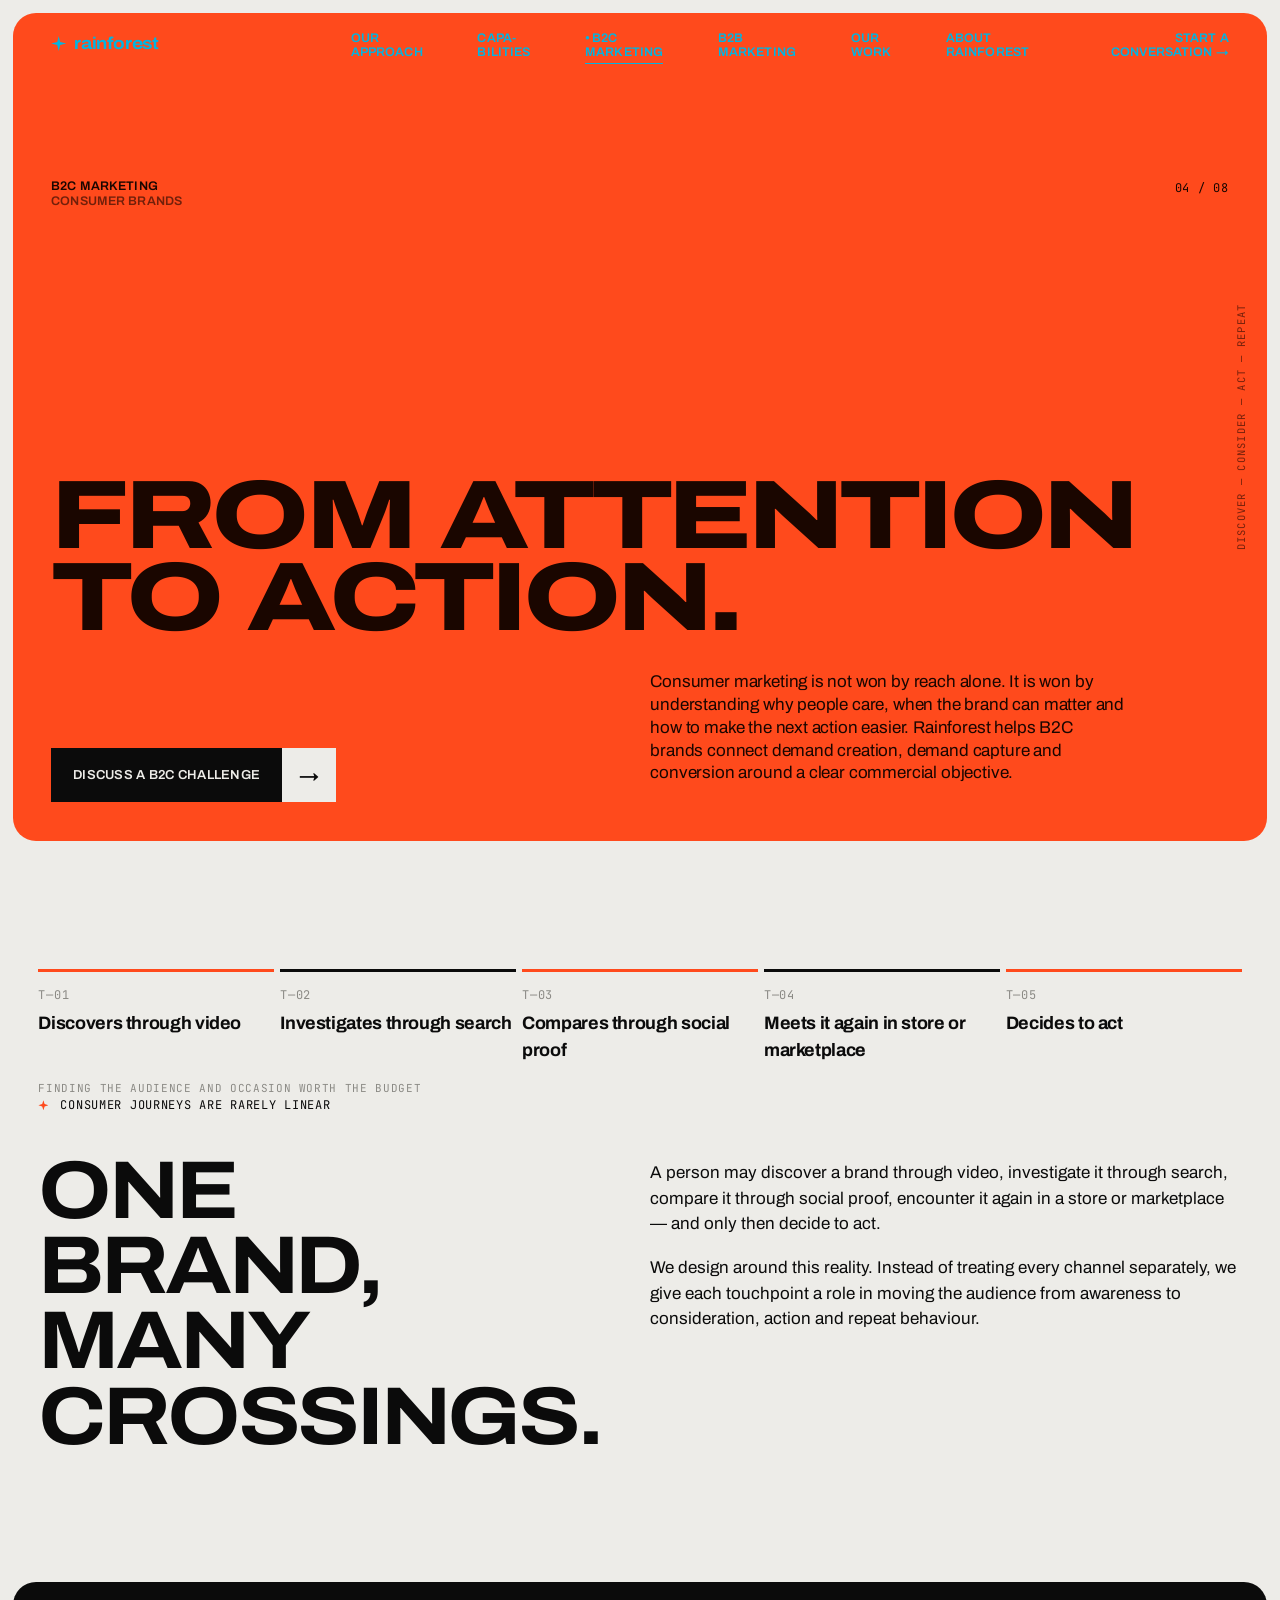
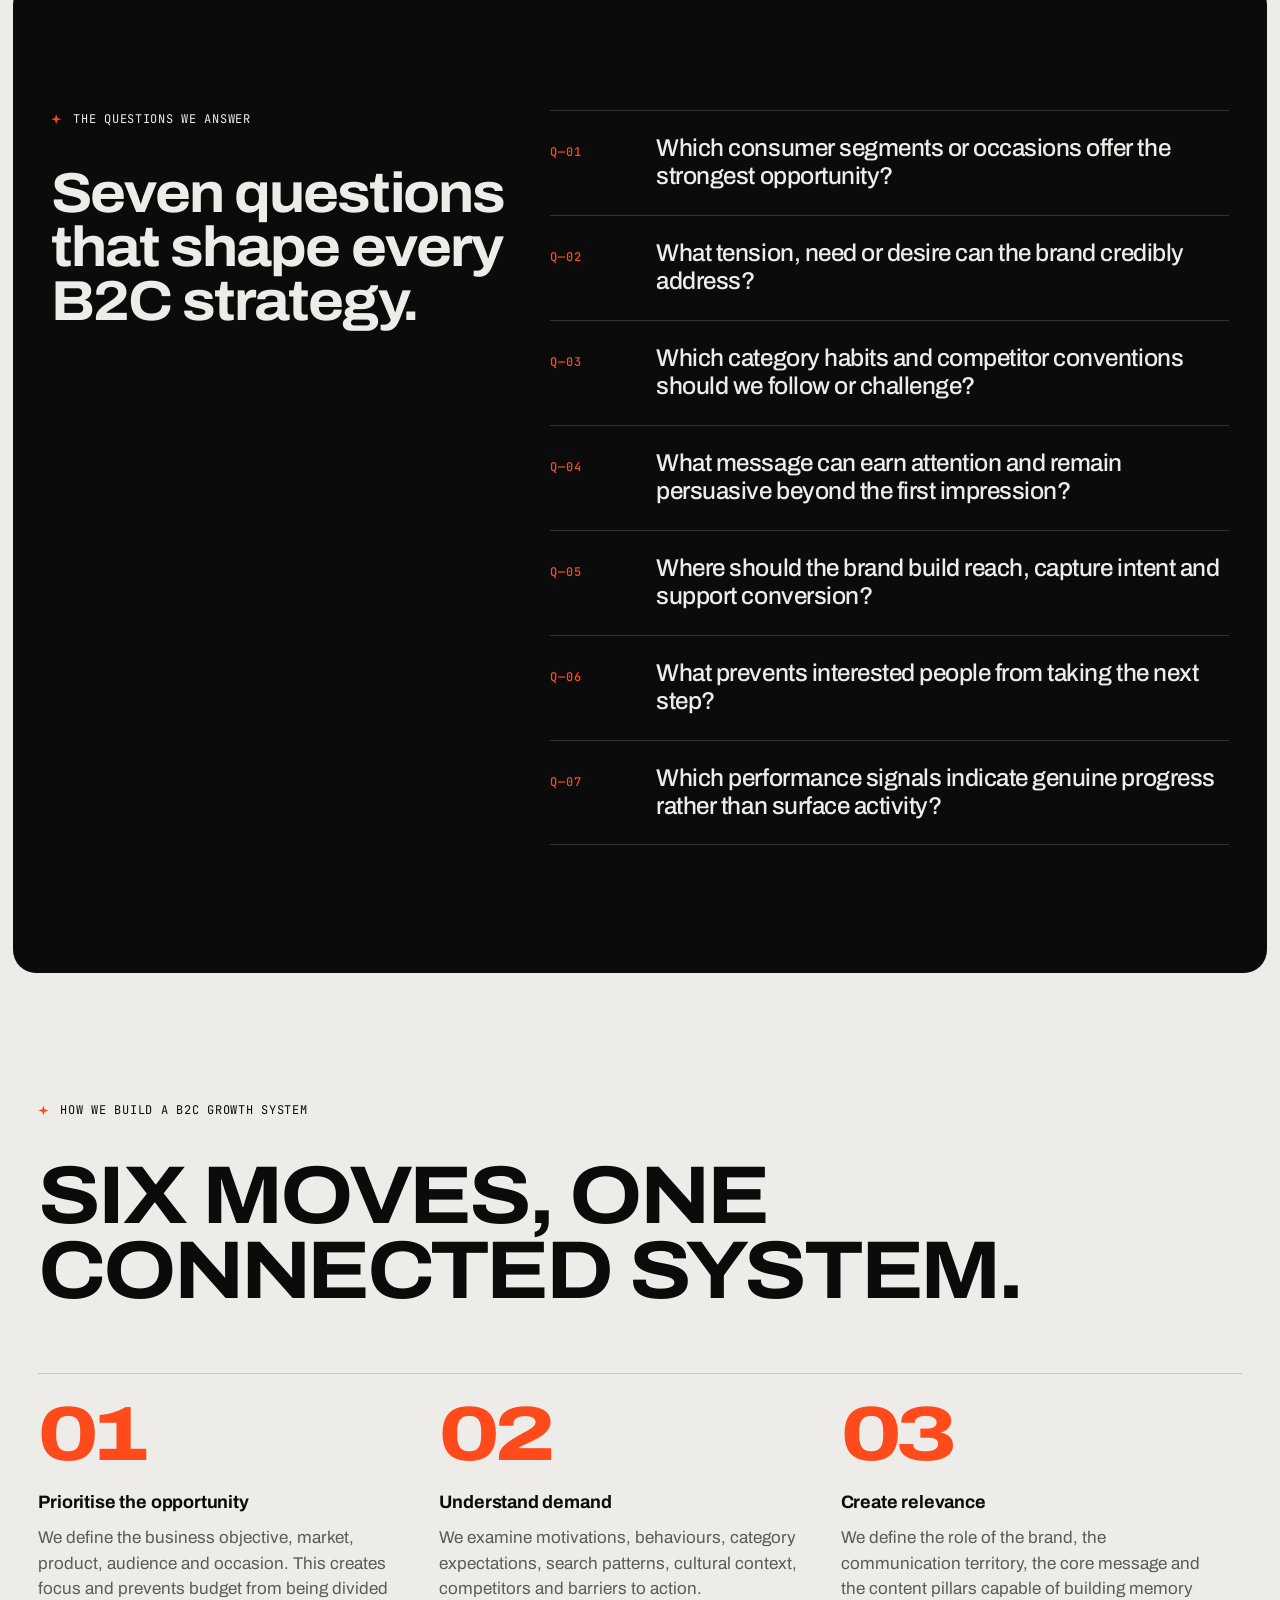
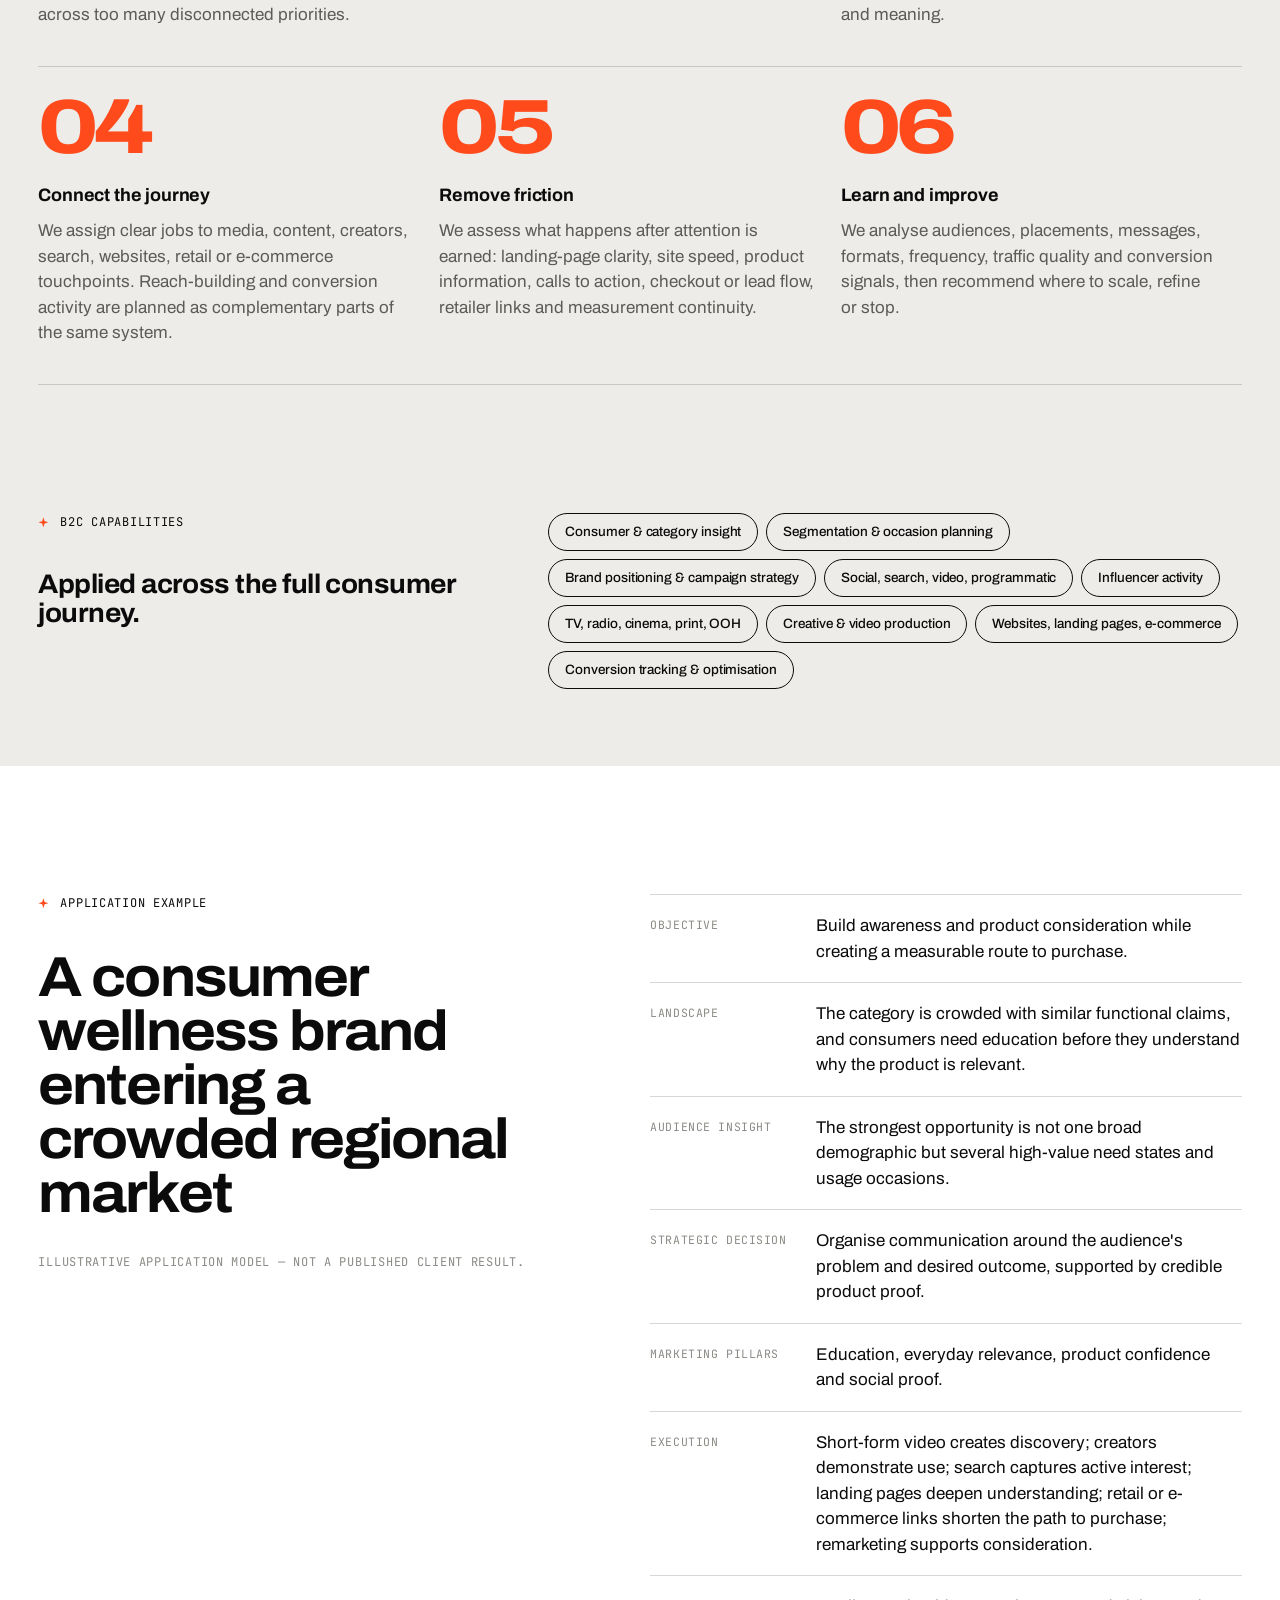
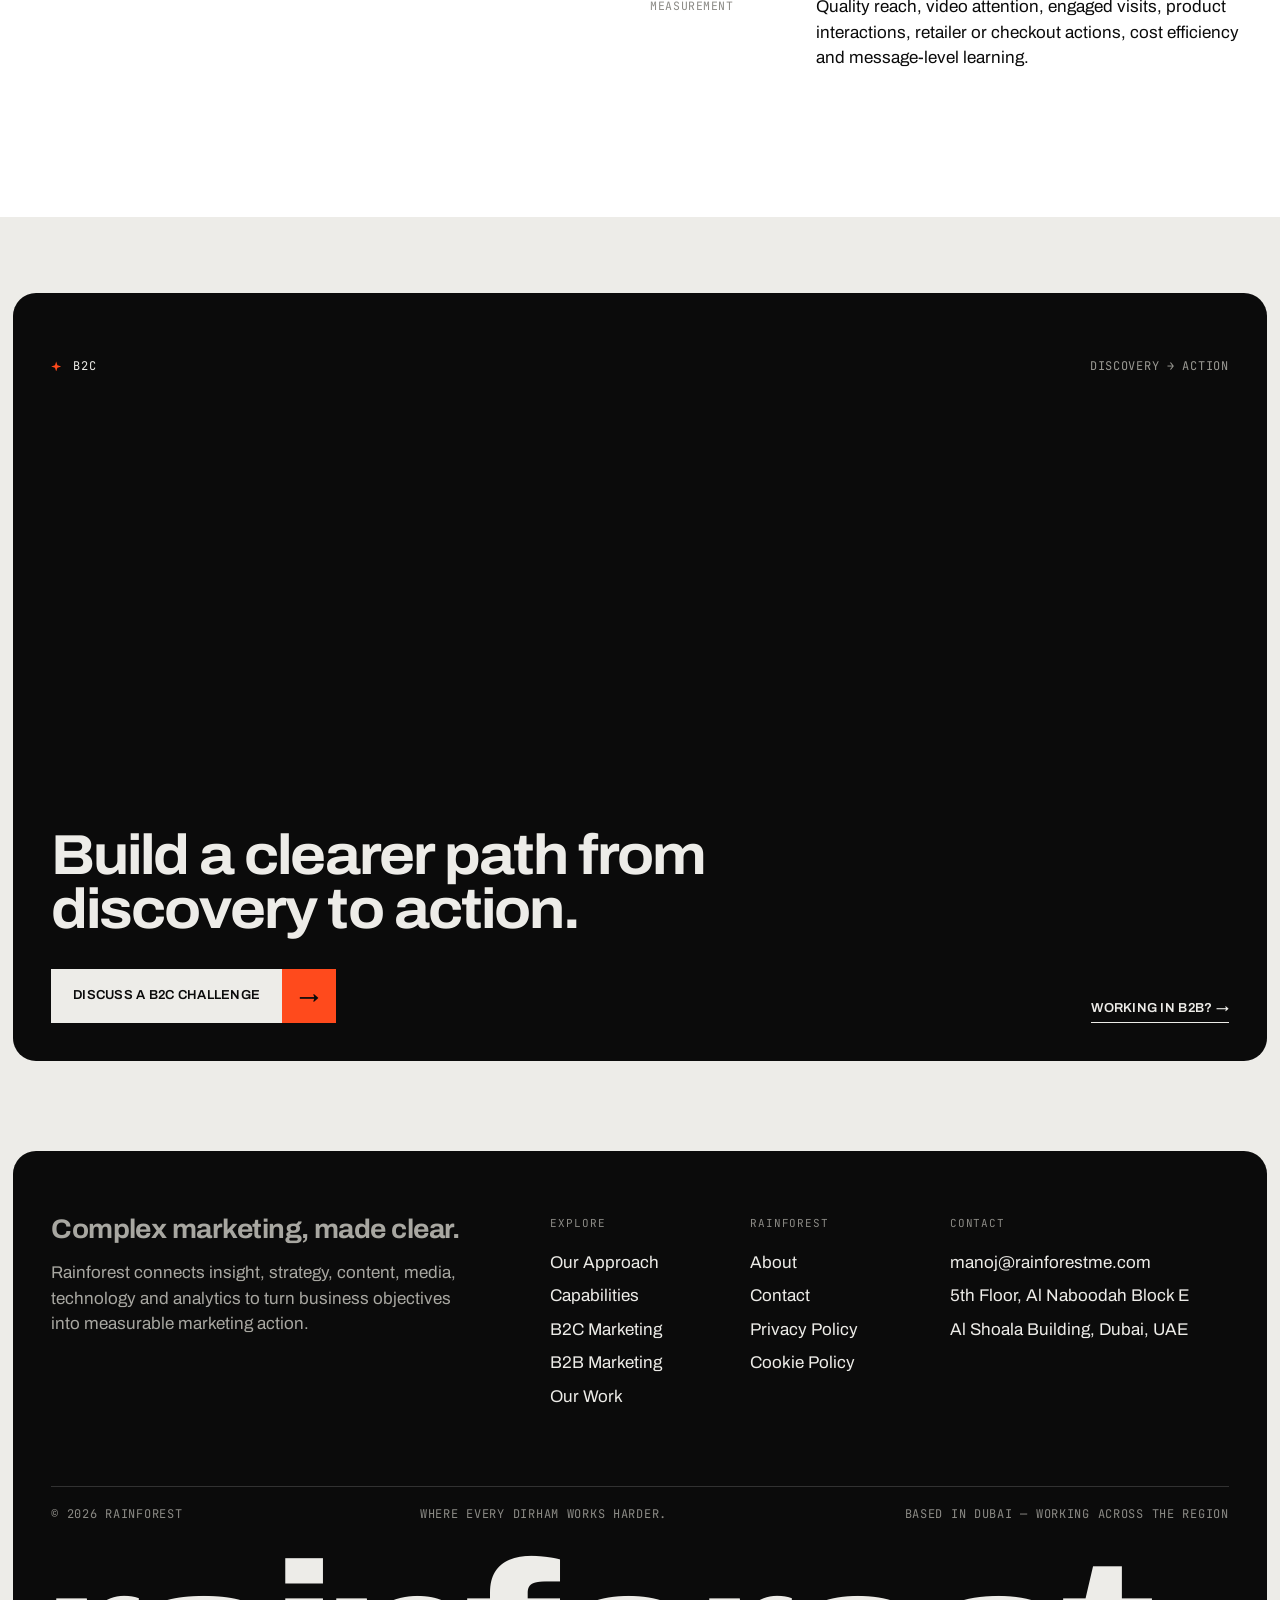
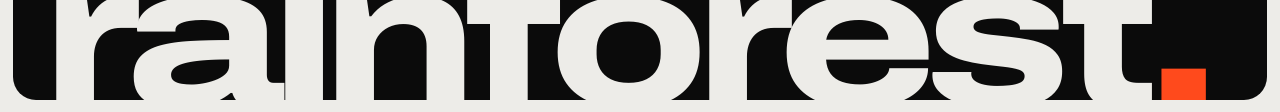
<file: b2c.html>
<!doctype html>
<html lang="en" class="no-js">
<head>
<meta charset="utf-8">
<meta name="viewport" content="width=device-width, initial-scale=1">
<title>B2C Marketing Strategy, Media and Content | Rainforest Dubai</title>
<meta name="description" content="Rainforest helps consumer brands connect audience insight, content, media, digital experiences and analytics to grow awareness, consideration and action.">
<meta name="theme-color" content="#0b0b0b">
<meta property="og:title" content="B2C Marketing Strategy, Media and Content | Rainforest Dubai">
<meta property="og:description" content="Rainforest helps consumer brands connect audience insight, content, media, digital experiences and analytics to grow awareness, consideration and action.">
<link rel="icon" href="data:image/svg+xml,%3Csvg xmlns='http://www.w3.org/2000/svg' viewBox='0 0 100 100'%3E%3Cpolygon fill='%23ff4a1c' points='50,0 60,40 100,50 60,60 50,100 40,60 0,50 40,40'/%3E%3C/svg%3E">
<link rel="preconnect" href="https://fonts.googleapis.com">
<link rel="preconnect" href="https://fonts.gstatic.com" crossorigin>
<link href="https://fonts.googleapis.com/css2?family=Archivo:wdth,wght@62..125,100..900&family=JetBrains+Mono:wght@400;500&display=swap" rel="stylesheet">
<link rel="stylesheet" href="styles.css">
<script>document.documentElement.classList.remove('no-js');</script>
</head>
<body class="page-b2c">
<a class="skip" href="#main">Skip to content</a>
<header class="site-header">
  <div class="wrap">
    <a class="brand" href="index.html" aria-label="Rainforest home"><span class="star" aria-hidden="true"></span>rainforest</a>
    <nav class="nav" aria-label="Main">
      <a class="label" href="approach.html">Our<br>Approach</a>
      <a class="label" href="capabilities.html">Capa-<br>bilities</a>
      <a class="label" href="b2c.html" aria-current="page">B2C<br>Marketing</a>
      <a class="label" href="b2b.html">B2B<br>Marketing</a>
      <a class="label" href="work.html">Our<br>Work</a>
      <a class="label" href="about.html">About<br>Rainforest</a>
    </nav>
    <a class="label header-cta" href="contact.html">Start a<br>Conversation&nbsp;→</a>
    <button class="menu-toggle" type="button" data-menu-open aria-expanded="false" aria-controls="menu">Menu <span class="bars" aria-hidden="true"></span></button>
  </div>
</header>

<div class="menu" id="menu" aria-hidden="true" role="dialog" aria-label="Site menu">
  <div class="menu-top">
    <a class="brand" href="index.html"><span class="star" aria-hidden="true"></span>rainforest</a>
    <button class="menu-close" type="button" data-menu-close>Close ✕</button>
  </div>
  <nav aria-label="Mobile">
    <a href="index.html"><small>01</small>Home</a>
    <a href="approach.html"><small>02</small>Our Approach</a>
    <a href="capabilities.html"><small>03</small>Capabilities</a>
    <a href="b2c.html" aria-current="page"><small>04</small>B2C</a>
    <a href="b2b.html"><small>05</small>B2B</a>
    <a href="work.html"><small>06</small>Our Work</a>
    <a href="about.html"><small>07</small>About</a>
    <a href="contact.html"><small>08</small>Contact</a>
  </nav>
  <div class="menu-foot mono">
    <a href="mailto:manoj@rainforestme.com">manoj@rainforestme.com</a>
    <span>Dubai, UAE</span>
  </div>
</div>

<main id="main">
<section class="panel on-signal page-hero">
  <p class="ph-meta label">B2C Marketing<br><span class="muted">Consumer brands</span></p>
  <p class="ph-index mono">04 / 08</p>
  <h1 class="display reveal">From attention to action.</h1>
  <div class="ph-foot">
    <div class="ph-cta"><a class="btn" href="contact.html"><span>Discuss a B2C Challenge</span><i aria-hidden="true">→</i></a></div>
    <p class="lede">Consumer marketing is not won by reach alone. It is won by understanding why people care, when the brand can matter and how to make the next action easier. Rainforest helps B2C brands connect demand creation, demand capture and conversion around a clear commercial objective.</p>
  </div>
  <span class="vertical" aria-hidden="true">Discover — Consider — Act — Repeat</span>
</section>

<section class="section on-paper">
  <div class="wrap">
    <figure style="margin:0" class="mb-l">
      <div class="journey" role="img" aria-label="A consumer journey shown as five touchpoints: video, search, social proof, store or marketplace, and action">
        <div><span class="mono">T—01</span><b>Discovers through video</b></div>
        <div><span class="mono">T—02</span><b>Investigates through search</b></div>
        <div><span class="mono">T—03</span><b>Compares through social proof</b></div>
        <div><span class="mono">T—04</span><b>Meets it again in store or marketplace</b></div>
        <div><span class="mono">T—05</span><b>Decides to act</b></div>
      </div>
      <figcaption class="caption mt-s">Finding the audience and occasion worth the budget</figcaption>
    </figure>
    <div class="two-col">
      <div class="l"><p class="eyebrow mono">Consumer journeys are rarely linear</p><h2 class="h-xl reveal">One brand, many crossings.</h2></div>
      <div class="r stack body-lg" style="padding-top:clamp(0px,5vw,80px)">
        <p>A person may discover a brand through video, investigate it through search, compare it through social proof, encounter it again in a store or marketplace — and only then decide to act.</p>
        <p>We design around this reality. Instead of treating every channel separately, we give each touchpoint a role in moving the audience from awareness to consideration, action and repeat behaviour.</p>
      </div>
    </div>
  </div>
</section>

<section class="panel section on-ink">
  <div class="wrap two-col">
    <div class="l"><p class="eyebrow mono">The questions we answer</p><h2 class="h-lg reveal">Seven questions that shape every B2C strategy.</h2></div>
    <ol class="q-list r wide">
      <li><span class="mono">Q—01</span>Which consumer segments or occasions offer the strongest opportunity?</li>
      <li><span class="mono">Q—02</span>What tension, need or desire can the brand credibly address?</li>
      <li><span class="mono">Q—03</span>Which category habits and competitor conventions should we follow or challenge?</li>
      <li><span class="mono">Q—04</span>What message can earn attention and remain persuasive beyond the first impression?</li>
      <li><span class="mono">Q—05</span>Where should the brand build reach, capture intent and support conversion?</li>
      <li><span class="mono">Q—06</span>What prevents interested people from taking the next step?</li>
      <li><span class="mono">Q—07</span>Which performance signals indicate genuine progress rather than surface activity?</li>
    </ol>
  </div>
</section>

<section class="section on-paper">
  <div class="wrap">
    <p class="eyebrow mono">How we build a B2C growth system</p>
    <h2 class="h-xl mb-l reveal">Six moves, one connected system.</h2>
    <div class="moves">
      <div class="move"><span class="num">01</span><h3 class="h-sm">Prioritise the opportunity</h3><p>We define the business objective, market, product, audience and occasion. This creates focus and prevents budget from being divided across too many disconnected priorities.</p></div>
      <div class="move"><span class="num">02</span><h3 class="h-sm">Understand demand</h3><p>We examine motivations, behaviours, category expectations, search patterns, cultural context, competitors and barriers to action.</p></div>
      <div class="move"><span class="num">03</span><h3 class="h-sm">Create relevance</h3><p>We define the role of the brand, the communication territory, the core message and the content pillars capable of building memory and meaning.</p></div>
      <div class="move"><span class="num">04</span><h3 class="h-sm">Connect the journey</h3><p>We assign clear jobs to media, content, creators, search, websites, retail or e-commerce touchpoints. Reach-building and conversion activity are planned as complementary parts of the same system.</p></div>
      <div class="move"><span class="num">05</span><h3 class="h-sm">Remove friction</h3><p>We assess what happens after attention is earned: landing-page clarity, site speed, product information, calls to action, checkout or lead flow, retailer links and measurement continuity.</p></div>
      <div class="move"><span class="num">06</span><h3 class="h-sm">Learn and improve</h3><p>We analyse audiences, placements, messages, formats, frequency, traffic quality and conversion signals, then recommend where to scale, refine or stop.</p></div>
    </div>
  </div>
</section>

<section class="section tight on-paper" style="padding-top:0">
  <div class="wrap two-col">
    <div class="l"><p class="eyebrow mono">B2C capabilities</p><h2 class="h-md">Applied across the full consumer journey.</h2></div>
    <div class="r wide tags">
      <span class="tag">Consumer &amp; category insight</span><span class="tag">Segmentation &amp; occasion planning</span><span class="tag">Brand positioning &amp; campaign strategy</span><span class="tag">Social, search, video, programmatic</span><span class="tag">Influencer activity</span><span class="tag">TV, radio, cinema, print, OOH</span><span class="tag">Creative &amp; video production</span><span class="tag">Websites, landing pages, e-commerce</span><span class="tag">Conversion tracking &amp; optimisation</span>
    </div>
  </div>
</section>

<section class="section on-white" id="example">
  <div class="wrap two-col">
    <div class="l">
      <p class="eyebrow mono">Application example</p>
      <h2 class="h-lg reveal">A consumer wellness brand entering a crowded regional market</h2>
      <p class="mono muted mt-m">Illustrative application model — not a published client result.</p>
    </div>
    <div class="r case" style="border-top:0;padding-top:0">
      <dl>
        <div><dt>Objective</dt><dd>Build awareness and product consideration while creating a measurable route to purchase.</dd></div>
        <div><dt>Landscape</dt><dd>The category is crowded with similar functional claims, and consumers need education before they understand why the product is relevant.</dd></div>
        <div><dt>Audience insight</dt><dd>The strongest opportunity is not one broad demographic but several high-value need states and usage occasions.</dd></div>
        <div><dt>Strategic decision</dt><dd>Organise communication around the audience's problem and desired outcome, supported by credible product proof.</dd></div>
        <div><dt>Marketing pillars</dt><dd>Education, everyday relevance, product confidence and social proof.</dd></div>
        <div><dt>Execution</dt><dd>Short-form video creates discovery; creators demonstrate use; search captures active interest; landing pages deepen understanding; retail or e-commerce links shorten the path to purchase; remarketing supports consideration.</dd></div>
        <div><dt>Measurement</dt><dd>Quality reach, video attention, engaged visits, product interactions, retailer or checkout actions, cost efficiency and message-level learning.</dd></div>
      </dl>
    </div>
  </div>
</section>

<section class="section tight">
  <div class="panel on-ink cta">
    <div class="top"><p class="eyebrow mono" style="margin:0">B2C</p><span class="mono muted">Discovery → Action</span></div>
    <h2 class="h-lg reveal">Build a clearer path from discovery to action.</h2>
    <div class="bottom">
      <a class="btn" href="contact.html"><span>Discuss a B2C Challenge</span><i aria-hidden="true">→</i></a>
      <a class="link-arrow" href="b2b.html">Working in B2B? →</a>
    </div>
  </div>
</section>
</main>

<footer class="site-footer">
  <div class="foot-grid">
    <div class="foot-intro">
      <p class="h-md">Complex marketing, made clear.</p>
      <p>Rainforest connects insight, strategy, content, media, technology and analytics to turn business objectives into measurable marketing action.</p>
    </div>
    <div class="foot-col">
      <h4>Explore</h4>
      <ul>
        <li><a href="approach.html">Our Approach</a></li>
        <li><a href="capabilities.html">Capabilities</a></li>
        <li><a href="b2c.html">B2C Marketing</a></li>
        <li><a href="b2b.html">B2B Marketing</a></li>
        <li><a href="work.html">Our Work</a></li>
      </ul>
    </div>
    <div class="foot-col">
      <h4>Rainforest</h4>
      <ul>
        <li><a href="about.html">About</a></li>
        <li><a href="contact.html">Contact</a></li>
        <li><a href="#">Privacy Policy</a></li>
        <li><a href="#">Cookie Policy</a></li>
      </ul>
    </div>
    <div class="foot-col wide">
      <h4>Contact</h4>
      <ul>
        <li><a href="mailto:manoj@rainforestme.com">manoj@rainforestme.com</a></li>
        <li>5th Floor, Al Naboodah Block E</li>
        <li>Al Shoala Building, Dubai, UAE</li>
      </ul>
    </div>
  </div>
  <div class="foot-bottom mono">
    <span>© <span data-year>2026</span> Rainforest</span>
    <span>Where Every Dirham Works Harder.</span>
    <span>Based in Dubai — Working across the region</span>
  </div>
  <div class="foot-word display" aria-hidden="true" data-fit>rainforest<span class="dot">.</span></div>
</footer>

<script src="script.js"></script>
</body>
</html>
</file>
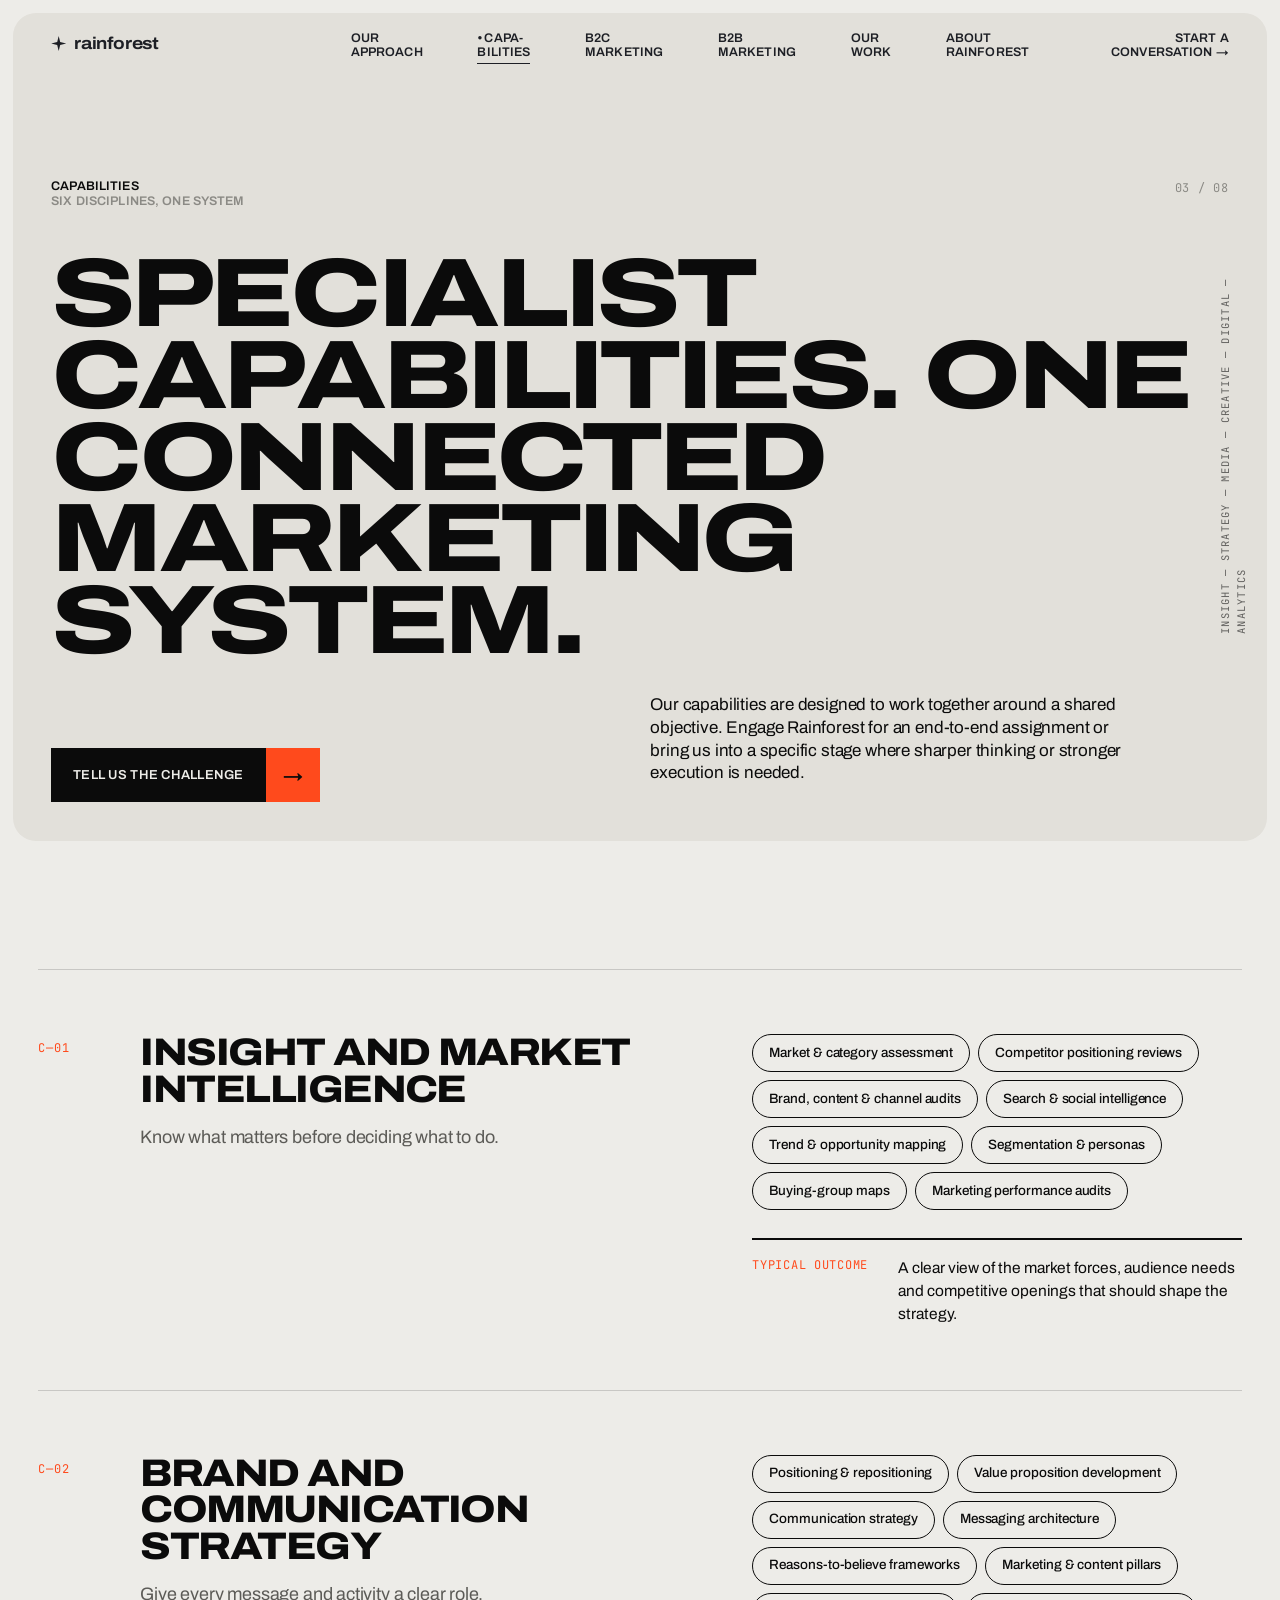
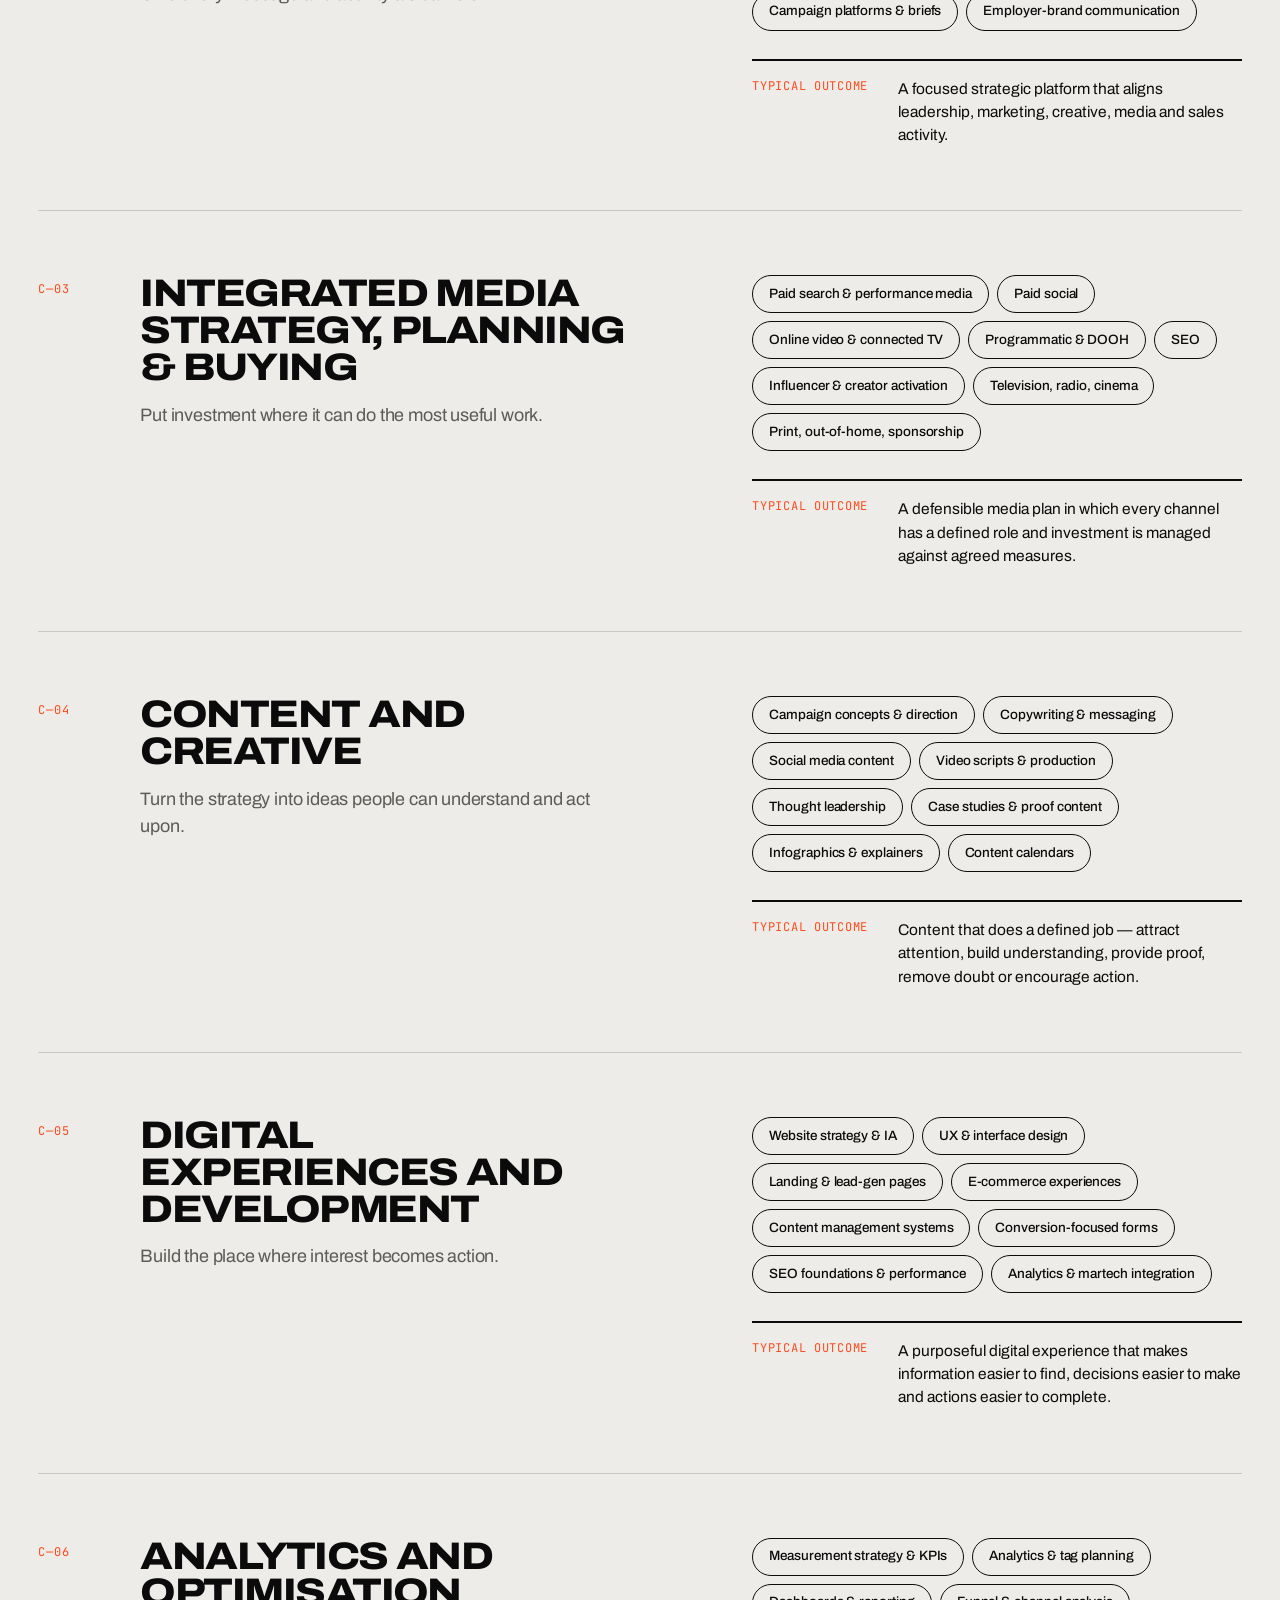
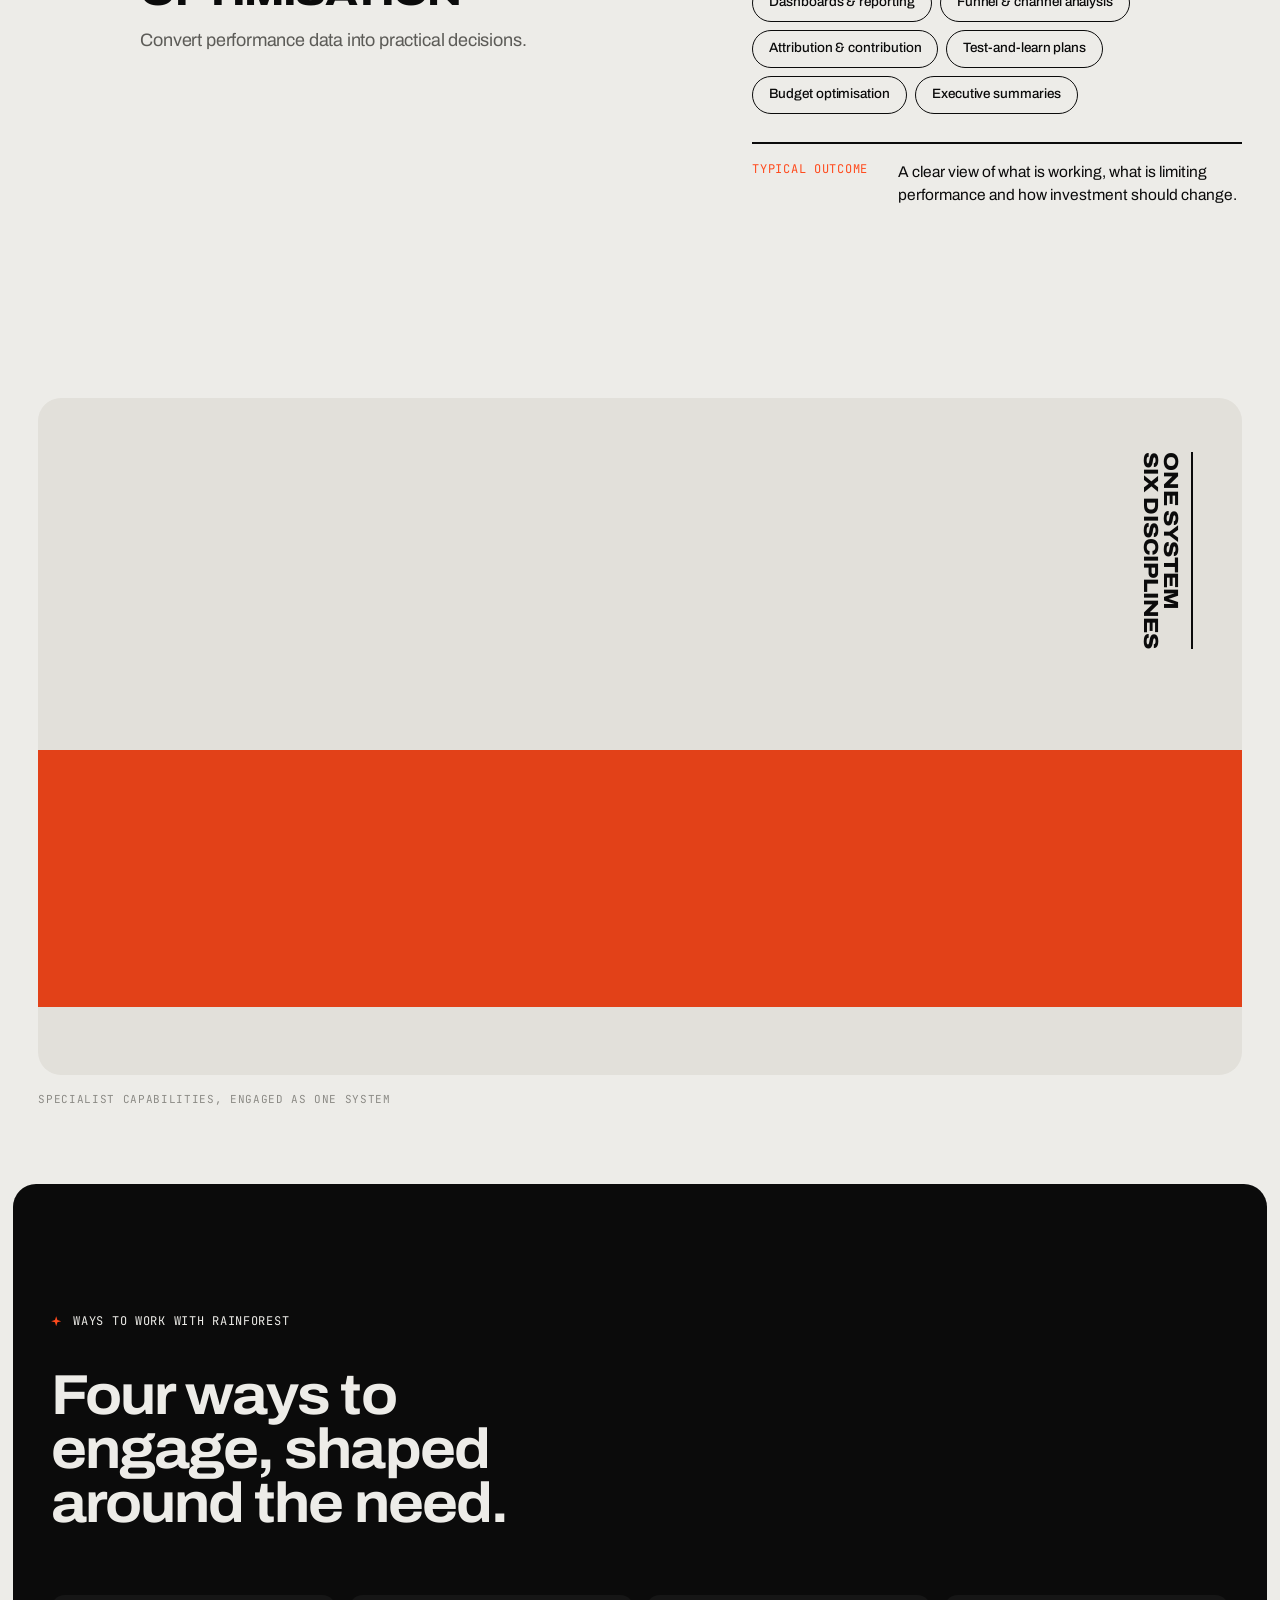
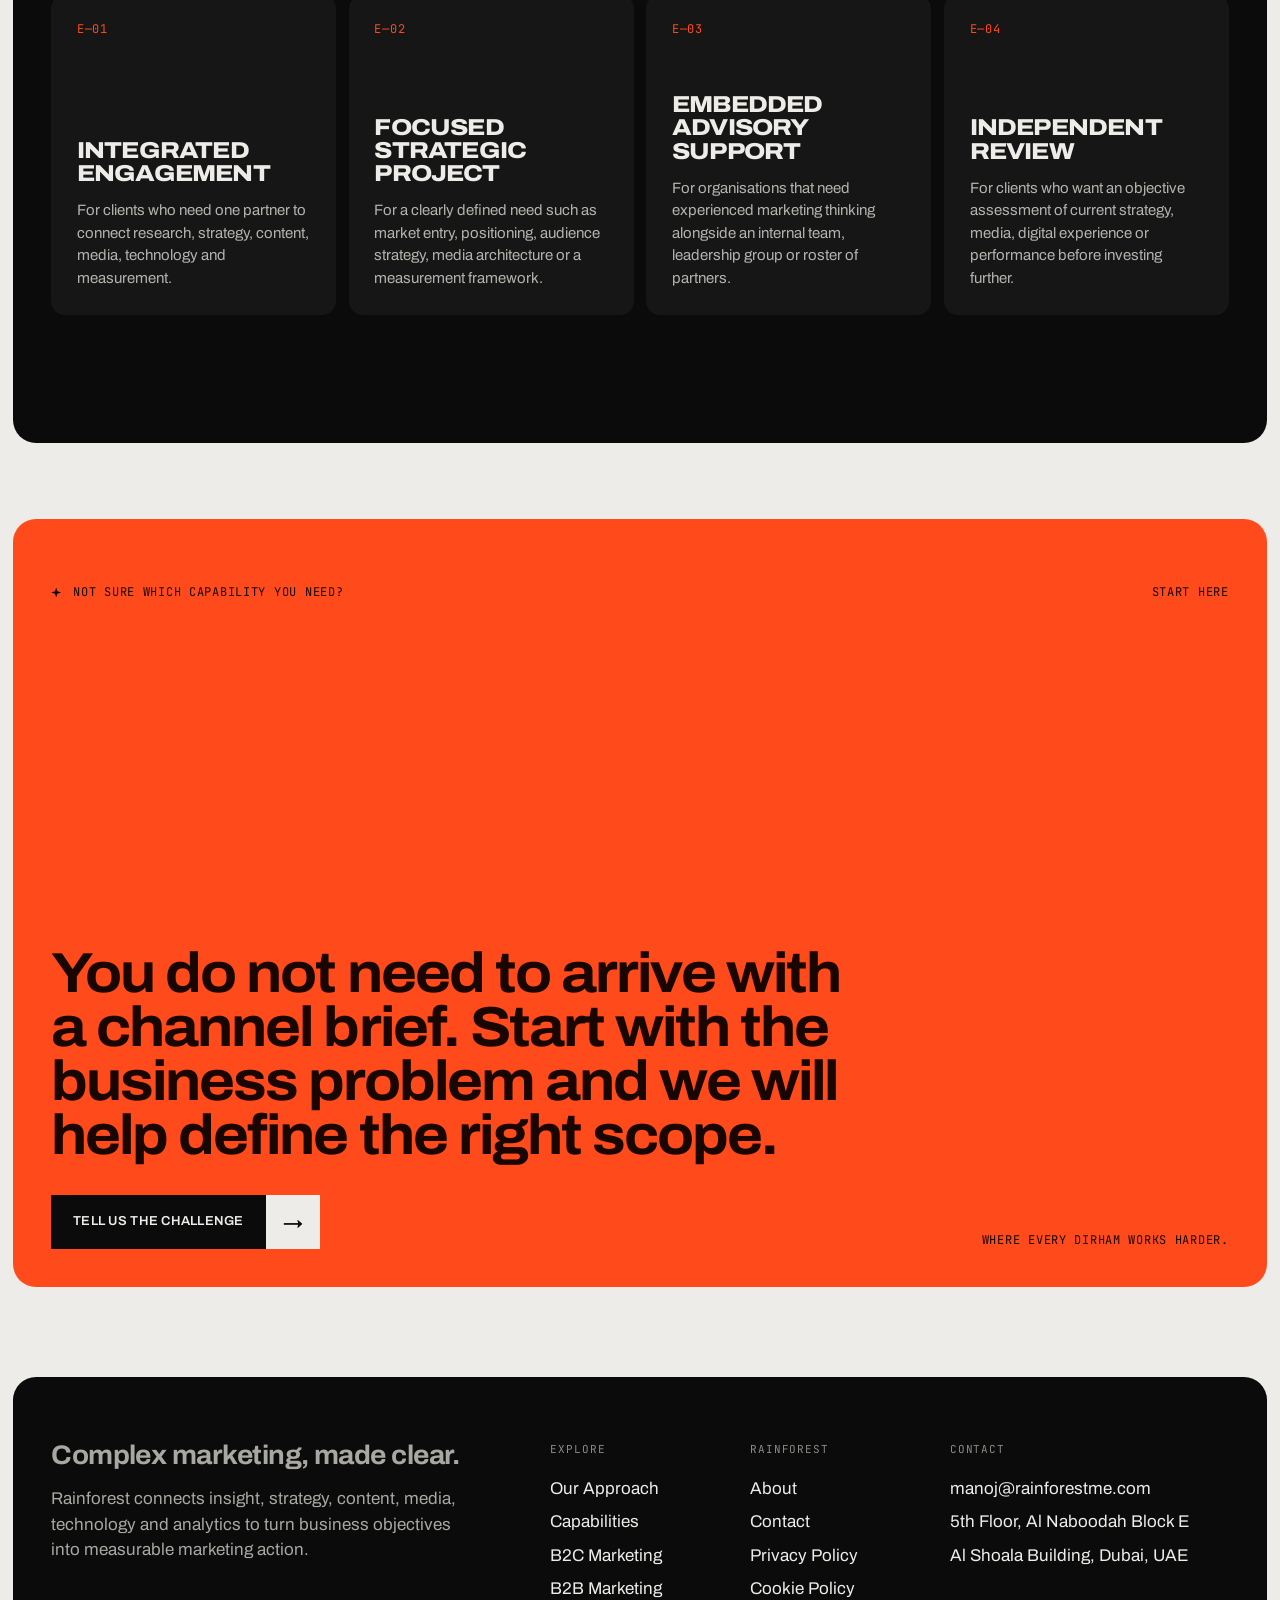
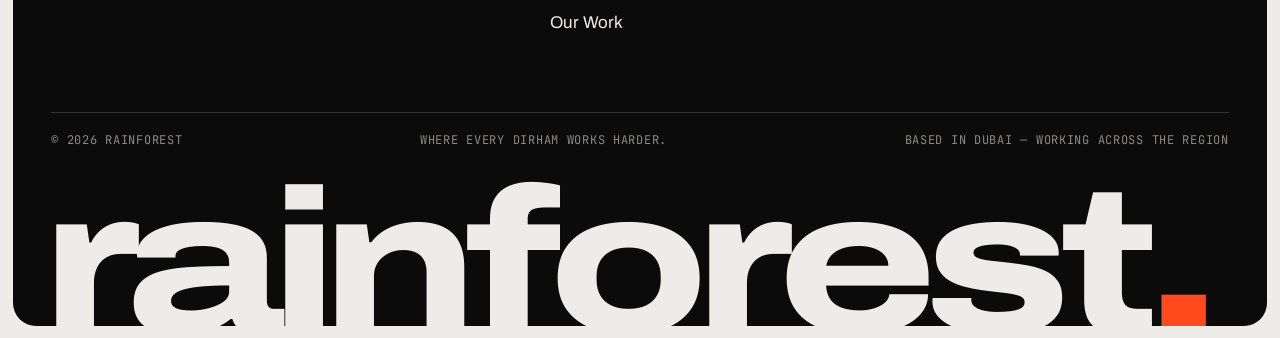
<file: capabilities.html>
<!doctype html>
<html lang="en" class="no-js">
<head>
<meta charset="utf-8">
<meta name="viewport" content="width=device-width, initial-scale=1">
<title>Marketing Strategy, Media, Content and Digital Capabilities | Rainforest</title>
<meta name="description" content="Explore Rainforest capabilities across research, strategy, media, content, creative, web development, analytics and marketing optimisation.">
<meta name="theme-color" content="#0b0b0b">
<meta property="og:title" content="Marketing Strategy, Media, Content and Digital Capabilities | Rainforest">
<meta property="og:description" content="Explore Rainforest capabilities across research, strategy, media, content, creative, web development, analytics and marketing optimisation.">
<link rel="icon" href="data:image/svg+xml,%3Csvg xmlns='http://www.w3.org/2000/svg' viewBox='0 0 100 100'%3E%3Cpolygon fill='%23ff4a1c' points='50,0 60,40 100,50 60,60 50,100 40,60 0,50 40,40'/%3E%3C/svg%3E">
<link rel="preconnect" href="https://fonts.googleapis.com">
<link rel="preconnect" href="https://fonts.gstatic.com" crossorigin>
<link href="https://fonts.googleapis.com/css2?family=Archivo:wdth,wght@62..125,100..900&family=JetBrains+Mono:wght@400;500&display=swap" rel="stylesheet">
<link rel="stylesheet" href="styles.css">
<script>document.documentElement.classList.remove('no-js');</script>
</head>
<body class="page-capabilities">
<a class="skip" href="#main">Skip to content</a>
<header class="site-header">
  <div class="wrap">
    <a class="brand" href="index.html" aria-label="Rainforest home"><span class="star" aria-hidden="true"></span>rainforest</a>
    <nav class="nav" aria-label="Main">
      <a class="label" href="approach.html">Our<br>Approach</a>
      <a class="label" href="capabilities.html" aria-current="page">Capa-<br>bilities</a>
      <a class="label" href="b2c.html">B2C<br>Marketing</a>
      <a class="label" href="b2b.html">B2B<br>Marketing</a>
      <a class="label" href="work.html">Our<br>Work</a>
      <a class="label" href="about.html">About<br>Rainforest</a>
    </nav>
    <a class="label header-cta" href="contact.html">Start a<br>Conversation&nbsp;→</a>
    <button class="menu-toggle" type="button" data-menu-open aria-expanded="false" aria-controls="menu">Menu <span class="bars" aria-hidden="true"></span></button>
  </div>
</header>

<div class="menu" id="menu" aria-hidden="true" role="dialog" aria-label="Site menu">
  <div class="menu-top">
    <a class="brand" href="index.html"><span class="star" aria-hidden="true"></span>rainforest</a>
    <button class="menu-close" type="button" data-menu-close>Close ✕</button>
  </div>
  <nav aria-label="Mobile">
    <a href="index.html"><small>01</small>Home</a>
    <a href="approach.html"><small>02</small>Our Approach</a>
    <a href="capabilities.html" aria-current="page"><small>03</small>Capabilities</a>
    <a href="b2c.html"><small>04</small>B2C</a>
    <a href="b2b.html"><small>05</small>B2B</a>
    <a href="work.html"><small>06</small>Our Work</a>
    <a href="about.html"><small>07</small>About</a>
    <a href="contact.html"><small>08</small>Contact</a>
  </nav>
  <div class="menu-foot mono">
    <a href="mailto:manoj@rainforestme.com">manoj@rainforestme.com</a>
    <span>Dubai, UAE</span>
  </div>
</div>

<main id="main">
<section class="panel on-paper page-hero" style="background:var(--paper-2)">
  <p class="ph-meta label">Capabilities<br><span class="muted">Six disciplines, one system</span></p>
  <p class="ph-index mono muted">03 / 08</p>
  <h1 class="display reveal">Specialist capabilities. One connected marketing system.</h1>
  <div class="ph-foot">
    <div class="ph-cta"><a class="btn" href="contact.html"><span>Tell Us the Challenge</span><i aria-hidden="true">→</i></a></div>
    <p class="lede">Our capabilities are designed to work together around a shared objective. Engage Rainforest for an end-to-end assignment or bring us into a specific stage where sharper thinking or stronger execution is needed.</p>
  </div>
  <span class="vertical" aria-hidden="true">Insight — Strategy — Media — Creative — Digital — Analytics</span>
</section>

<section class="section on-paper">
  <div class="wrap">

    <article class="cap-row">
      <div class="cr-n"><span class="mono accent">C—01</span></div>
      <div class="cr-h"><h2>Insight and market intelligence</h2><p>Know what matters before deciding what to do.</p></div>
      <div class="cr-b">
        <div class="tags">
          <span class="tag">Market &amp; category assessment</span><span class="tag">Competitor positioning reviews</span><span class="tag">Brand, content &amp; channel audits</span><span class="tag">Search &amp; social intelligence</span><span class="tag">Trend &amp; opportunity mapping</span><span class="tag">Segmentation &amp; personas</span><span class="tag">Buying-group maps</span><span class="tag">Marketing performance audits</span>
        </div>
        <div class="outcome"><span class="mono">Typical outcome</span><span>A clear view of the market forces, audience needs and competitive openings that should shape the strategy.</span></div>
      </div>
    </article>

    <article class="cap-row">
      <div class="cr-n"><span class="mono accent">C—02</span></div>
      <div class="cr-h"><h2>Brand and communication strategy</h2><p>Give every message and activity a clear role.</p></div>
      <div class="cr-b">
        <div class="tags">
          <span class="tag">Positioning &amp; repositioning</span><span class="tag">Value proposition development</span><span class="tag">Communication strategy</span><span class="tag">Messaging architecture</span><span class="tag">Reasons-to-believe frameworks</span><span class="tag">Marketing &amp; content pillars</span><span class="tag">Campaign platforms &amp; briefs</span><span class="tag">Employer-brand communication</span>
        </div>
        <div class="outcome"><span class="mono">Typical outcome</span><span>A focused strategic platform that aligns leadership, marketing, creative, media and sales activity.</span></div>
      </div>
    </article>

    <article class="cap-row">
      <div class="cr-n"><span class="mono accent">C—03</span></div>
      <div class="cr-h"><h2>Integrated media strategy, planning &amp; buying</h2><p>Put investment where it can do the most useful work.</p></div>
      <div class="cr-b">
        <div class="tags">
          <span class="tag">Paid search &amp; performance media</span><span class="tag">Paid social</span><span class="tag">Online video &amp; connected TV</span><span class="tag">Programmatic &amp; DOOH</span><span class="tag">SEO</span><span class="tag">Influencer &amp; creator activation</span><span class="tag">Television, radio, cinema</span><span class="tag">Print, out-of-home, sponsorship</span>
        </div>
        <div class="outcome"><span class="mono">Typical outcome</span><span>A defensible media plan in which every channel has a defined role and investment is managed against agreed measures.</span></div>
      </div>
    </article>

    <article class="cap-row">
      <div class="cr-n"><span class="mono accent">C—04</span></div>
      <div class="cr-h"><h2>Content and creative</h2><p>Turn the strategy into ideas people can understand and act upon.</p></div>
      <div class="cr-b">
        <div class="tags">
          <span class="tag">Campaign concepts &amp; direction</span><span class="tag">Copywriting &amp; messaging</span><span class="tag">Social media content</span><span class="tag">Video scripts &amp; production</span><span class="tag">Thought leadership</span><span class="tag">Case studies &amp; proof content</span><span class="tag">Infographics &amp; explainers</span><span class="tag">Content calendars</span>
        </div>
        <div class="outcome"><span class="mono">Typical outcome</span><span>Content that does a defined job — attract attention, build understanding, provide proof, remove doubt or encourage action.</span></div>
      </div>
    </article>

    <article class="cap-row">
      <div class="cr-n"><span class="mono accent">C—05</span></div>
      <div class="cr-h"><h2>Digital experiences and development</h2><p>Build the place where interest becomes action.</p></div>
      <div class="cr-b">
        <div class="tags">
          <span class="tag">Website strategy &amp; IA</span><span class="tag">UX &amp; interface design</span><span class="tag">Landing &amp; lead-gen pages</span><span class="tag">E-commerce experiences</span><span class="tag">Content management systems</span><span class="tag">Conversion-focused forms</span><span class="tag">SEO foundations &amp; performance</span><span class="tag">Analytics &amp; martech integration</span>
        </div>
        <div class="outcome"><span class="mono">Typical outcome</span><span>A purposeful digital experience that makes information easier to find, decisions easier to make and actions easier to complete.</span></div>
      </div>
    </article>

    <article class="cap-row">
      <div class="cr-n"><span class="mono accent">C—06</span></div>
      <div class="cr-h"><h2>Analytics and optimisation</h2><p>Convert performance data into practical decisions.</p></div>
      <div class="cr-b">
        <div class="tags">
          <span class="tag">Measurement strategy &amp; KPIs</span><span class="tag">Analytics &amp; tag planning</span><span class="tag">Dashboards &amp; reporting</span><span class="tag">Funnel &amp; channel analysis</span><span class="tag">Attribution &amp; contribution</span><span class="tag">Test-and-learn plans</span><span class="tag">Budget optimisation</span><span class="tag">Executive summaries</span>
        </div>
        <div class="outcome"><span class="mono">Typical outcome</span><span>A clear view of what is working, what is limiting performance and how investment should change.</span></div>
      </div>
    </article>

  </div>
</section>

<section class="section tight on-paper" style="padding-top:0">
  <div class="wrap">
    <figure style="margin:0">
      <div class="panel photo-band" style="margin:0" role="img" aria-label="Portrait in monochrome crossed by a single orange band — separate specialisms held in one frame">
        <div class="img"></div>
        <span class="vtext">One system<br>Six disciplines</span>
      </div>
      <figcaption class="caption mt-s">Specialist capabilities, engaged as one system</figcaption>
    </figure>
  </div>
</section>

<section class="panel section on-ink">
  <div class="wrap">
    <div class="two-col mb-l">
      <div class="l"><p class="eyebrow mono">Ways to work with Rainforest</p><h2 class="h-lg reveal">Four ways to engage, shaped around the need.</h2></div>
    </div>
    <div class="engage">
      <div><span class="mono">E—01</span><h3>Integrated engagement</h3><p>For clients who need one partner to connect research, strategy, content, media, technology and measurement.</p></div>
      <div><span class="mono">E—02</span><h3>Focused strategic project</h3><p>For a clearly defined need such as market entry, positioning, audience strategy, media architecture or a measurement framework.</p></div>
      <div><span class="mono">E—03</span><h3>Embedded advisory support</h3><p>For organisations that need experienced marketing thinking alongside an internal team, leadership group or roster of partners.</p></div>
      <div><span class="mono">E—04</span><h3>Independent review</h3><p>For clients who want an objective assessment of current strategy, media, digital experience or performance before investing further.</p></div>
    </div>
  </div>
</section>

<section class="section tight">
  <div class="panel on-signal cta">
    <div class="top"><p class="eyebrow mono" style="margin:0">Not sure which capability you need?</p><span class="mono">Start here</span></div>
    <h2 class="h-lg reveal">You do not need to arrive with a channel brief. Start with the business problem and we will help define the right scope.</h2>
    <div class="bottom">
      <a class="btn" href="contact.html"><span>Tell Us the Challenge</span><i aria-hidden="true">→</i></a>
      <span class="mono">Where every dirham works harder.</span>
    </div>
  </div>
</section>
</main>

<footer class="site-footer">
  <div class="foot-grid">
    <div class="foot-intro">
      <p class="h-md">Complex marketing, made clear.</p>
      <p>Rainforest connects insight, strategy, content, media, technology and analytics to turn business objectives into measurable marketing action.</p>
    </div>
    <div class="foot-col">
      <h4>Explore</h4>
      <ul>
        <li><a href="approach.html">Our Approach</a></li>
        <li><a href="capabilities.html">Capabilities</a></li>
        <li><a href="b2c.html">B2C Marketing</a></li>
        <li><a href="b2b.html">B2B Marketing</a></li>
        <li><a href="work.html">Our Work</a></li>
      </ul>
    </div>
    <div class="foot-col">
      <h4>Rainforest</h4>
      <ul>
        <li><a href="about.html">About</a></li>
        <li><a href="contact.html">Contact</a></li>
        <li><a href="#">Privacy Policy</a></li>
        <li><a href="#">Cookie Policy</a></li>
      </ul>
    </div>
    <div class="foot-col wide">
      <h4>Contact</h4>
      <ul>
        <li><a href="mailto:manoj@rainforestme.com">manoj@rainforestme.com</a></li>
        <li>5th Floor, Al Naboodah Block E</li>
        <li>Al Shoala Building, Dubai, UAE</li>
      </ul>
    </div>
  </div>
  <div class="foot-bottom mono">
    <span>© <span data-year>2026</span> Rainforest</span>
    <span>Where Every Dirham Works Harder.</span>
    <span>Based in Dubai — Working across the region</span>
  </div>
  <div class="foot-word display" aria-hidden="true" data-fit>rainforest<span class="dot">.</span></div>
</footer>

<script src="script.js"></script>
</body>
</html>
</file>
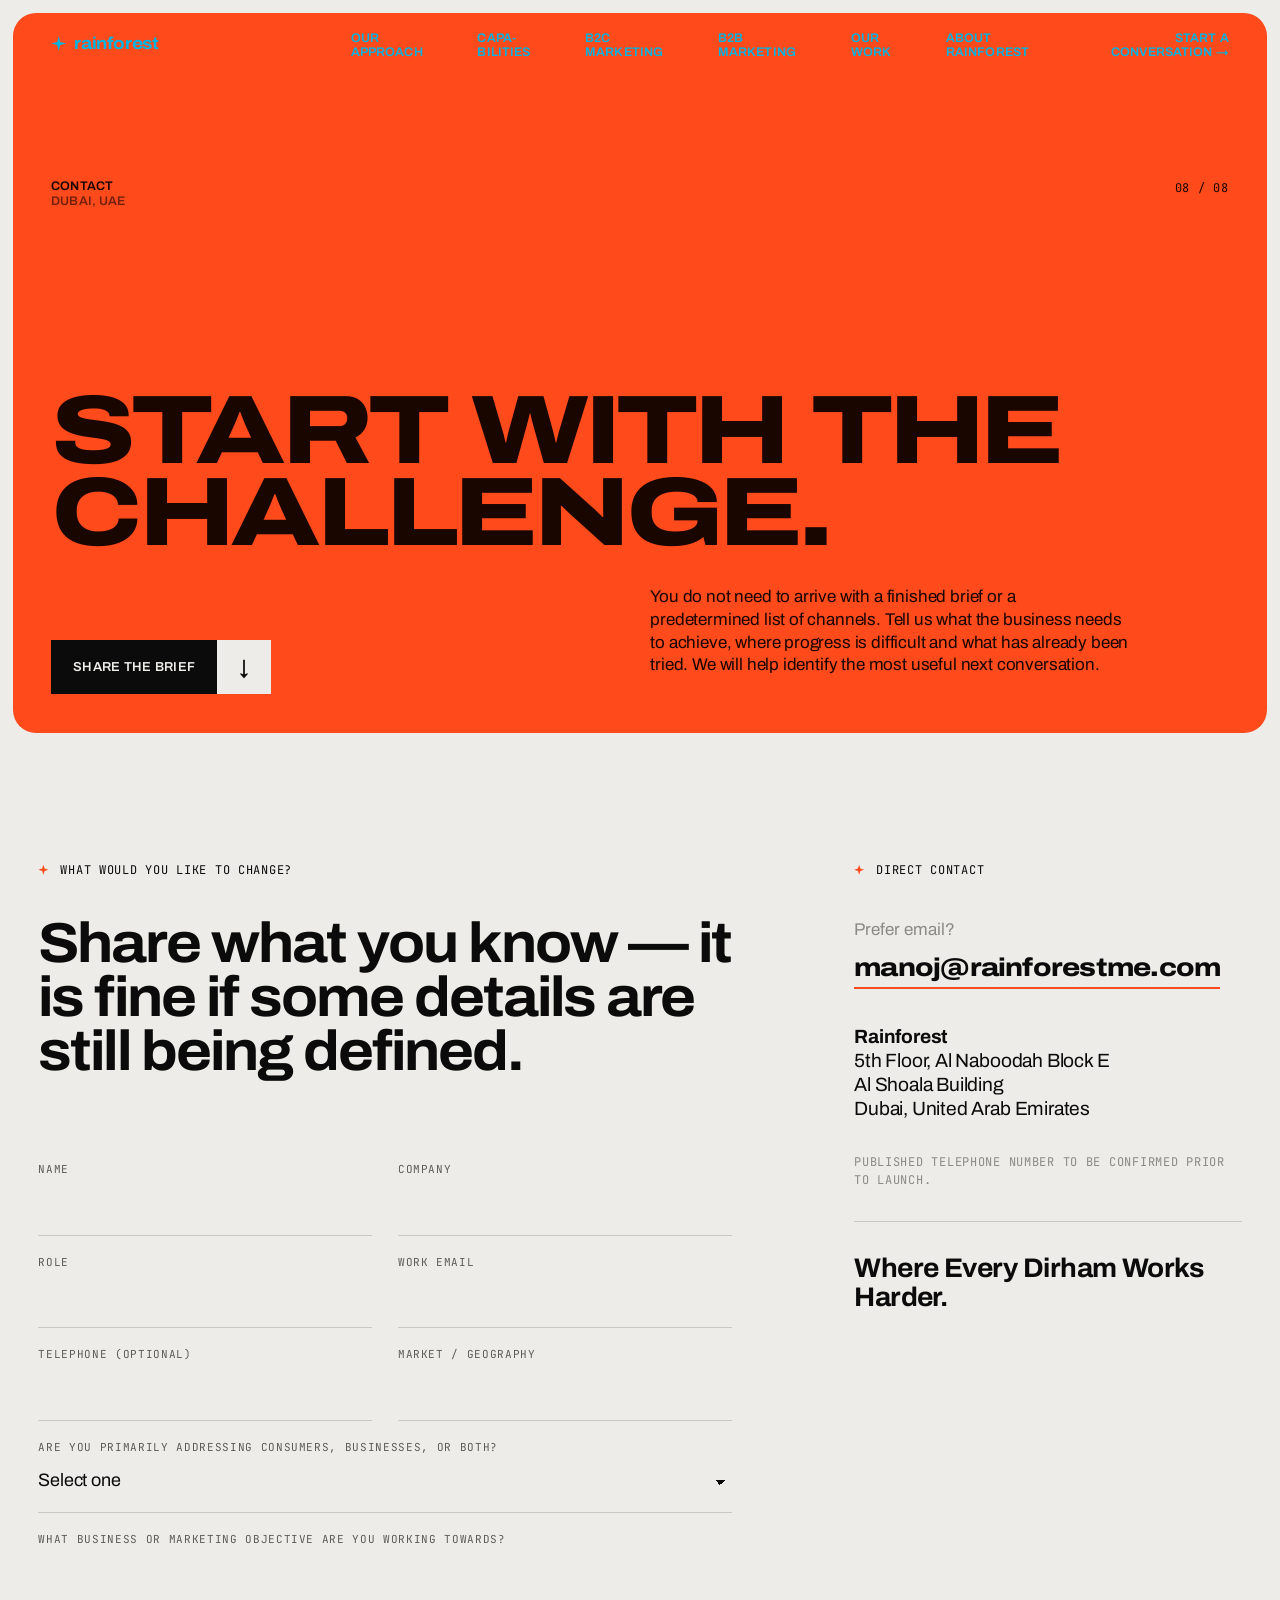
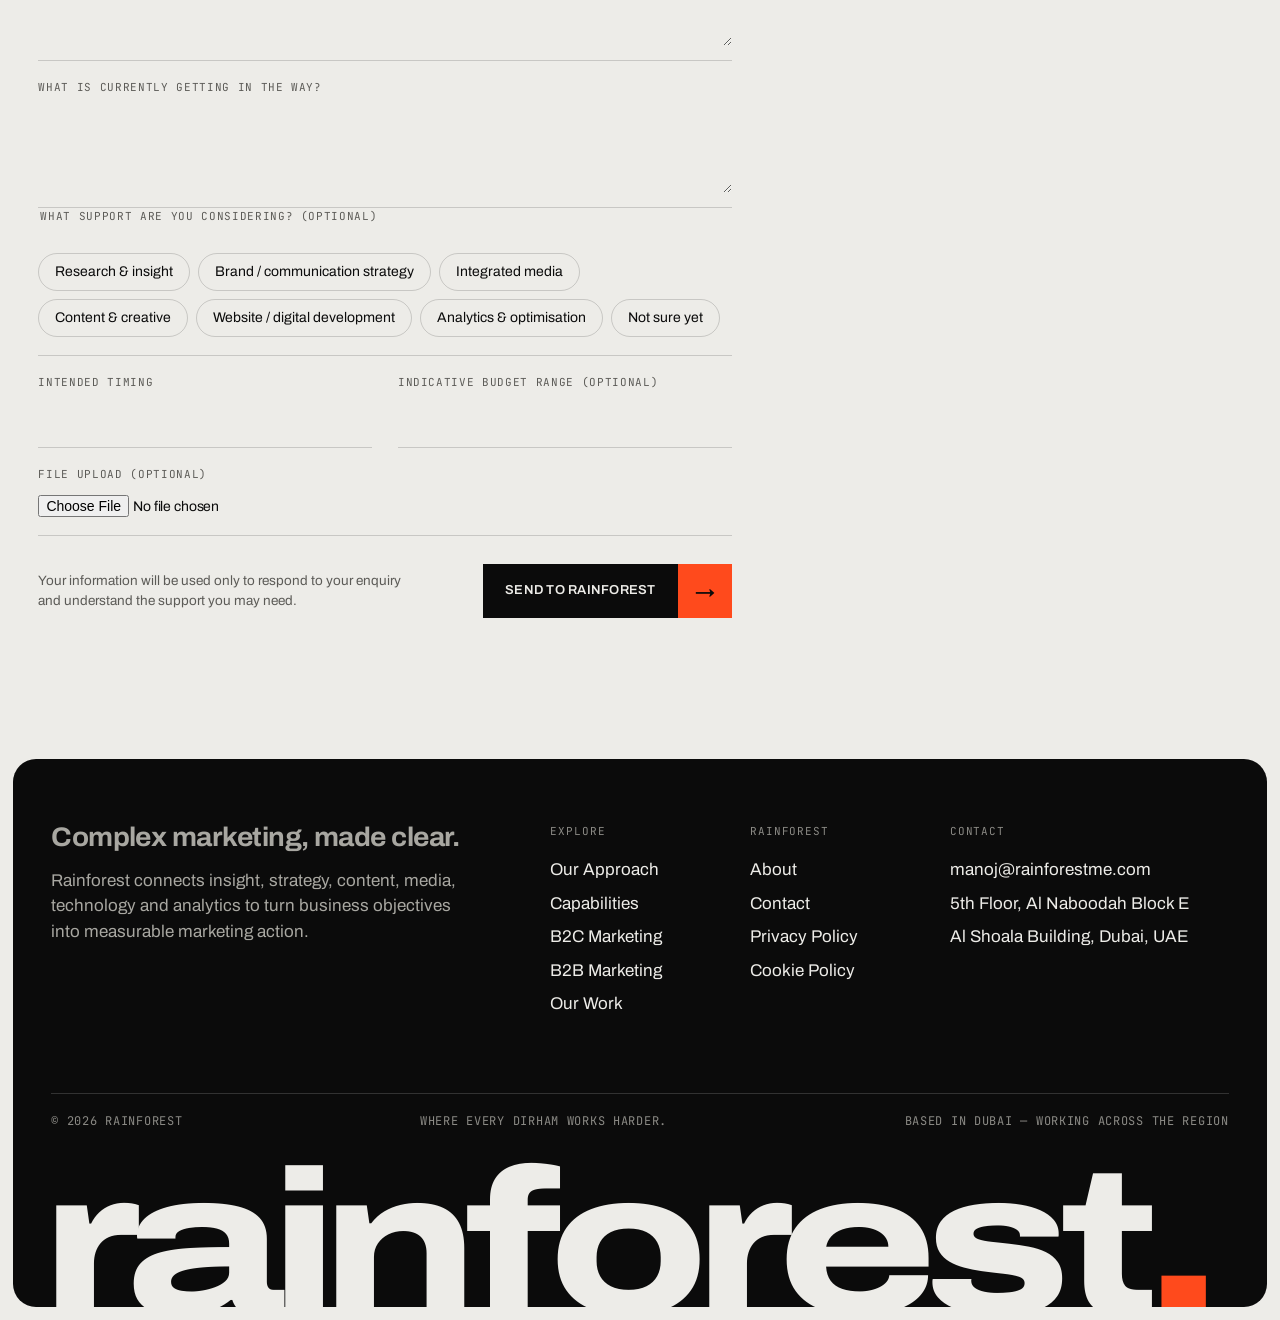
<file: contact.html>
<!doctype html>
<html lang="en" class="no-js">
<head>
<meta charset="utf-8">
<meta name="viewport" content="width=device-width, initial-scale=1">
<title>Contact Rainforest | Strategic Marketing Agency Dubai</title>
<meta name="description" content="Talk to Rainforest about a business, brand, media, content, digital or measurement challenge. Start with the objective and we will help define the next step.">
<meta name="theme-color" content="#0b0b0b">
<meta property="og:title" content="Contact Rainforest | Strategic Marketing Agency Dubai">
<meta property="og:description" content="Talk to Rainforest about a business, brand, media, content, digital or measurement challenge. Start with the objective and we will help define the next step.">
<link rel="icon" href="data:image/svg+xml,%3Csvg xmlns='http://www.w3.org/2000/svg' viewBox='0 0 100 100'%3E%3Cpolygon fill='%23ff4a1c' points='50,0 60,40 100,50 60,60 50,100 40,60 0,50 40,40'/%3E%3C/svg%3E">
<link rel="preconnect" href="https://fonts.googleapis.com">
<link rel="preconnect" href="https://fonts.gstatic.com" crossorigin>
<link href="https://fonts.googleapis.com/css2?family=Archivo:wdth,wght@62..125,100..900&family=JetBrains+Mono:wght@400;500&display=swap" rel="stylesheet">
<link rel="stylesheet" href="styles.css">
<script>document.documentElement.classList.remove('no-js');</script>
</head>
<body class="page-contact">
<a class="skip" href="#main">Skip to content</a>
<header class="site-header">
  <div class="wrap">
    <a class="brand" href="index.html" aria-label="Rainforest home"><span class="star" aria-hidden="true"></span>rainforest</a>
    <nav class="nav" aria-label="Main">
      <a class="label" href="approach.html">Our<br>Approach</a>
      <a class="label" href="capabilities.html">Capa-<br>bilities</a>
      <a class="label" href="b2c.html">B2C<br>Marketing</a>
      <a class="label" href="b2b.html">B2B<br>Marketing</a>
      <a class="label" href="work.html">Our<br>Work</a>
      <a class="label" href="about.html">About<br>Rainforest</a>
    </nav>
    <a class="label header-cta" href="contact.html">Start a<br>Conversation&nbsp;→</a>
    <button class="menu-toggle" type="button" data-menu-open aria-expanded="false" aria-controls="menu">Menu <span class="bars" aria-hidden="true"></span></button>
  </div>
</header>

<div class="menu" id="menu" aria-hidden="true" role="dialog" aria-label="Site menu">
  <div class="menu-top">
    <a class="brand" href="index.html"><span class="star" aria-hidden="true"></span>rainforest</a>
    <button class="menu-close" type="button" data-menu-close>Close ✕</button>
  </div>
  <nav aria-label="Mobile">
    <a href="index.html"><small>01</small>Home</a>
    <a href="approach.html"><small>02</small>Our Approach</a>
    <a href="capabilities.html"><small>03</small>Capabilities</a>
    <a href="b2c.html"><small>04</small>B2C</a>
    <a href="b2b.html"><small>05</small>B2B</a>
    <a href="work.html"><small>06</small>Our Work</a>
    <a href="about.html"><small>07</small>About</a>
    <a href="contact.html" aria-current="page"><small>08</small>Contact</a>
  </nav>
  <div class="menu-foot mono">
    <a href="mailto:manoj@rainforestme.com">manoj@rainforestme.com</a>
    <span>Dubai, UAE</span>
  </div>
</div>

<main id="main">
<section class="panel on-signal page-hero" style="min-height:min(80svh,860px)">
  <p class="ph-meta label">Contact<br><span class="muted">Dubai, UAE</span></p>
  <p class="ph-index mono">08 / 08</p>
  <h1 class="display reveal">Start with the challenge.</h1>
  <div class="ph-foot">
    <div class="ph-cta"><a class="btn" href="#enquiry-form"><span>Share the brief</span><i aria-hidden="true">↓</i></a></div>
    <p class="lede">You do not need to arrive with a finished brief or a predetermined list of channels. Tell us what the business needs to achieve, where progress is difficult and what has already been tried. We will help identify the most useful next conversation.</p>
  </div>
</section>

<section class="section on-paper" id="enquiry-form">
  <div class="wrap grid">
    <div style="grid-column:1/span 7" class="contact-main">
      <p class="eyebrow mono">What would you like to change?</p>
      <h2 class="h-lg mb-l reveal">Share what you know — it is fine if some details are still being defined.</h2>

      <form class="form" id="enquiry" novalidate>
        <div class="field"><label for="f-name">Name</label><input id="f-name" name="name" autocomplete="name" required></div>
        <div class="field"><label for="f-company">Company</label><input id="f-company" name="company" autocomplete="organization" required></div>
        <div class="field"><label for="f-role">Role</label><input id="f-role" name="role" autocomplete="organization-title"></div>
        <div class="field"><label for="f-email">Work email</label><input id="f-email" name="email" type="email" autocomplete="email" required></div>
        <div class="field"><label for="f-tel">Telephone (optional)</label><input id="f-tel" name="tel" type="tel" autocomplete="tel"></div>
        <div class="field"><label for="f-market">Market / geography</label><input id="f-market" name="market"></div>
        <div class="field full">
          <label for="f-audience">Are you primarily addressing consumers, businesses, or both?</label>
          <select id="f-audience" name="audience">
            <option value="" selected disabled>Select one</option>
            <option>Consumers (B2C)</option>
            <option>Businesses (B2B)</option>
            <option>Both</option>
            <option>Not sure yet</option>
          </select>
        </div>
        <div class="field full"><label for="f-objective">What business or marketing objective are you working towards?</label><textarea id="f-objective" name="objective" rows="3" required></textarea></div>
        <div class="field full"><label for="f-block">What is currently getting in the way?</label><textarea id="f-block" name="blocker" rows="3"></textarea></div>
        <fieldset class="field full">
          <legend>What support are you considering? (optional)</legend>
          <div class="checks">
            <label><input type="checkbox" name="support" value="Research & insight"><span>Research &amp; insight</span></label>
            <label><input type="checkbox" name="support" value="Brand / communication strategy"><span>Brand / communication strategy</span></label>
            <label><input type="checkbox" name="support" value="Integrated media"><span>Integrated media</span></label>
            <label><input type="checkbox" name="support" value="Content & creative"><span>Content &amp; creative</span></label>
            <label><input type="checkbox" name="support" value="Website / digital development"><span>Website / digital development</span></label>
            <label><input type="checkbox" name="support" value="Analytics & optimisation"><span>Analytics &amp; optimisation</span></label>
            <label><input type="checkbox" name="support" value="Not sure yet"><span>Not sure yet</span></label>
          </div>
        </fieldset>
        <div class="field"><label for="f-timing">Intended timing</label><input id="f-timing" name="timing"></div>
        <div class="field"><label for="f-budget">Indicative budget range (optional)</label><input id="f-budget" name="budget"></div>
        <div class="field full"><label for="f-file">File upload (optional)</label><input id="f-file" name="file" type="file"></div>
        <div class="form-foot">
          <p>Your information will be used only to respond to your enquiry and understand the support you may need.</p>
          <button class="btn" type="submit"><span>Send to Rainforest</span><i aria-hidden="true">→</i></button>
        </div>
      </form>

      <div class="form-success" role="status" aria-live="polite">
        <span class="star accent" style="width:56px;height:56px;color:var(--signal)" aria-hidden="true"></span>
        <h3 class="h-lg mt-m">Thank you. Your message has reached Rainforest.</h3>
        <p class="body-lg mt-s">We will review the information and respond with the most relevant next step.</p>
      </div>
    </div>

    <aside style="grid-column:9/span 4" class="contact-side">
      <div class="contact-aside">
        <p class="eyebrow mono">Direct contact</p>
        <p class="muted" style="margin:0">Prefer email?</p>
        <a class="email" href="mailto:manoj@rainforestme.com">manoj@rainforestme.com</a>
        <address>
          <strong>Rainforest</strong><br>
          5th Floor, Al Naboodah Block E<br>
          Al Shoala Building<br>
          Dubai, United Arab Emirates
        </address>
        <p class="mono muted mt-m">Published telephone number to be confirmed prior to launch.</p>
        <hr class="rule mt-m">
        <p class="h-md mt-m">Where Every Dirham Works Harder.</p>
      </div>
    </aside>
  </div>
</section>
</main>

<footer class="site-footer">
  <div class="foot-grid">
    <div class="foot-intro">
      <p class="h-md">Complex marketing, made clear.</p>
      <p>Rainforest connects insight, strategy, content, media, technology and analytics to turn business objectives into measurable marketing action.</p>
    </div>
    <div class="foot-col">
      <h4>Explore</h4>
      <ul>
        <li><a href="approach.html">Our Approach</a></li>
        <li><a href="capabilities.html">Capabilities</a></li>
        <li><a href="b2c.html">B2C Marketing</a></li>
        <li><a href="b2b.html">B2B Marketing</a></li>
        <li><a href="work.html">Our Work</a></li>
      </ul>
    </div>
    <div class="foot-col">
      <h4>Rainforest</h4>
      <ul>
        <li><a href="about.html">About</a></li>
        <li><a href="contact.html">Contact</a></li>
        <li><a href="#">Privacy Policy</a></li>
        <li><a href="#">Cookie Policy</a></li>
      </ul>
    </div>
    <div class="foot-col wide">
      <h4>Contact</h4>
      <ul>
        <li><a href="mailto:manoj@rainforestme.com">manoj@rainforestme.com</a></li>
        <li>5th Floor, Al Naboodah Block E</li>
        <li>Al Shoala Building, Dubai, UAE</li>
      </ul>
    </div>
  </div>
  <div class="foot-bottom mono">
    <span>© <span data-year>2026</span> Rainforest</span>
    <span>Where Every Dirham Works Harder.</span>
    <span>Based in Dubai — Working across the region</span>
  </div>
  <div class="foot-word display" aria-hidden="true" data-fit>rainforest<span class="dot">.</span></div>
</footer>

<script src="script.js"></script>
</body>
</html>
</file>
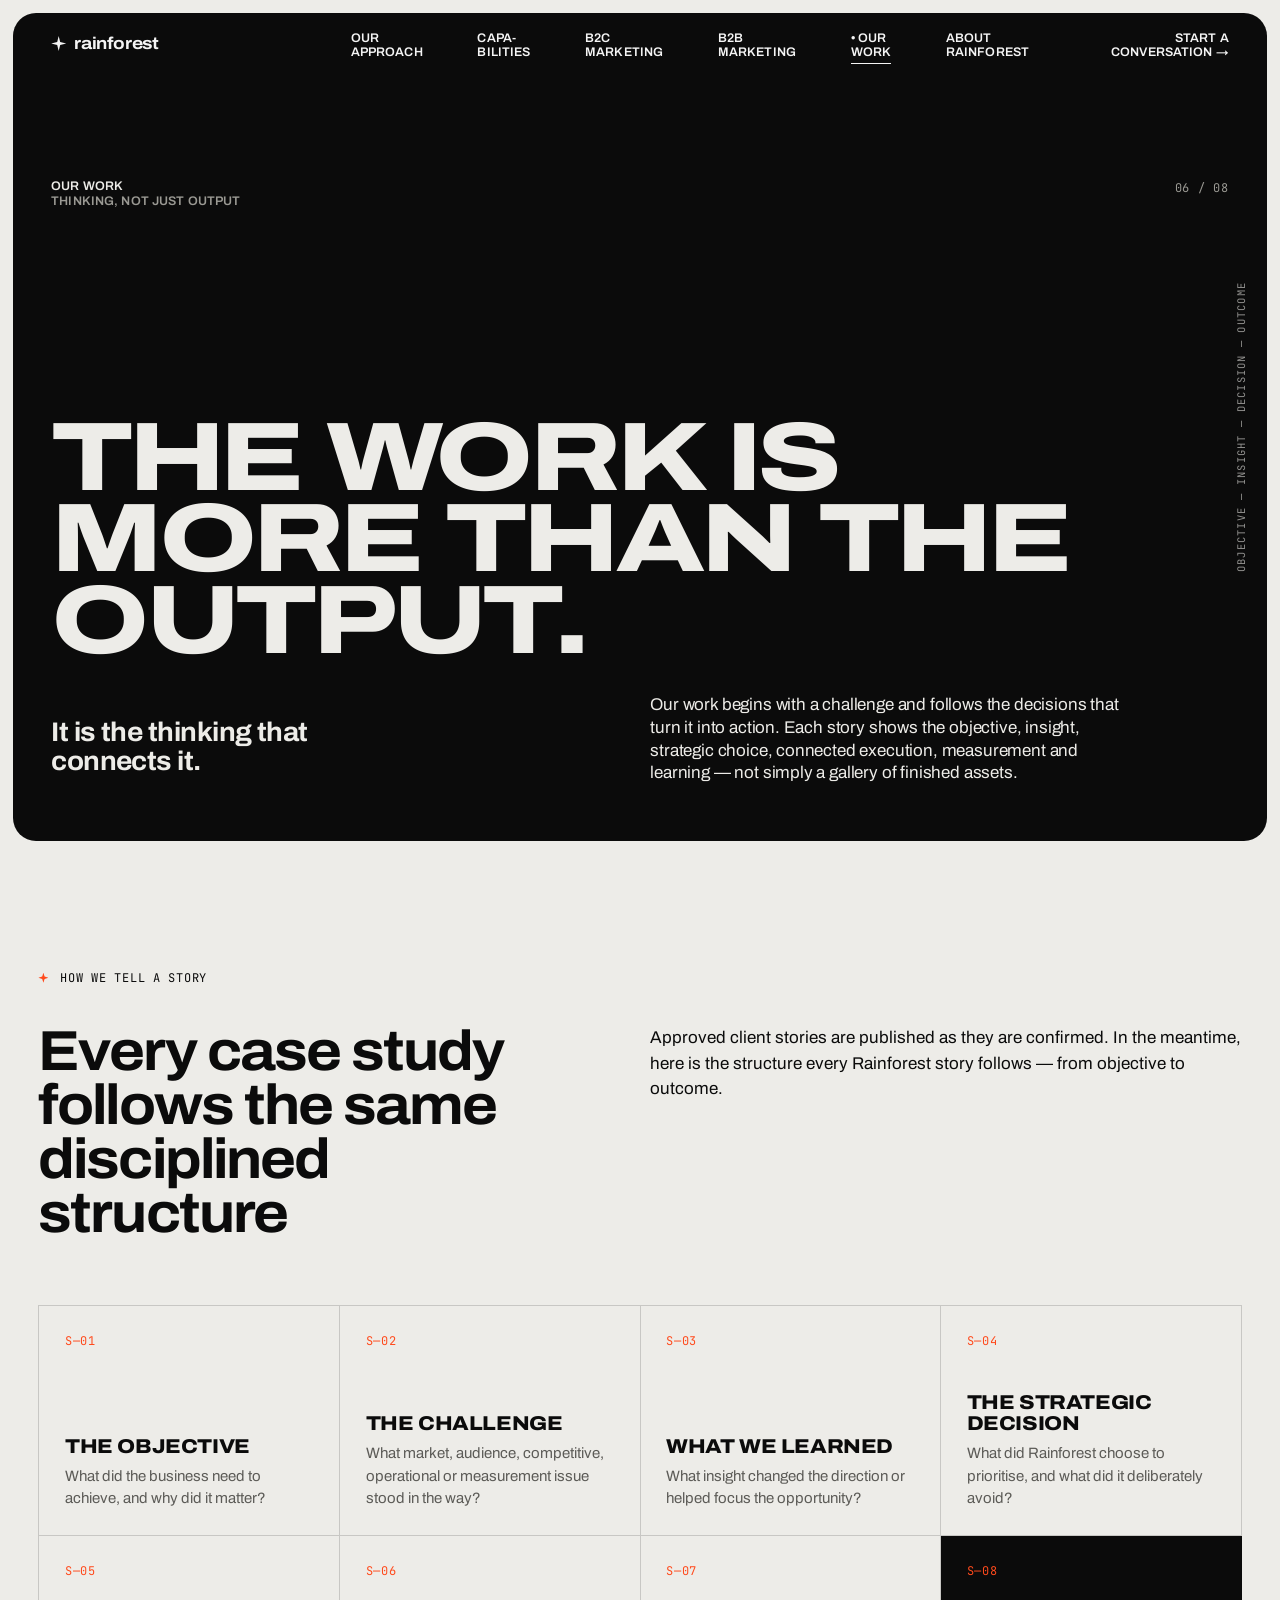
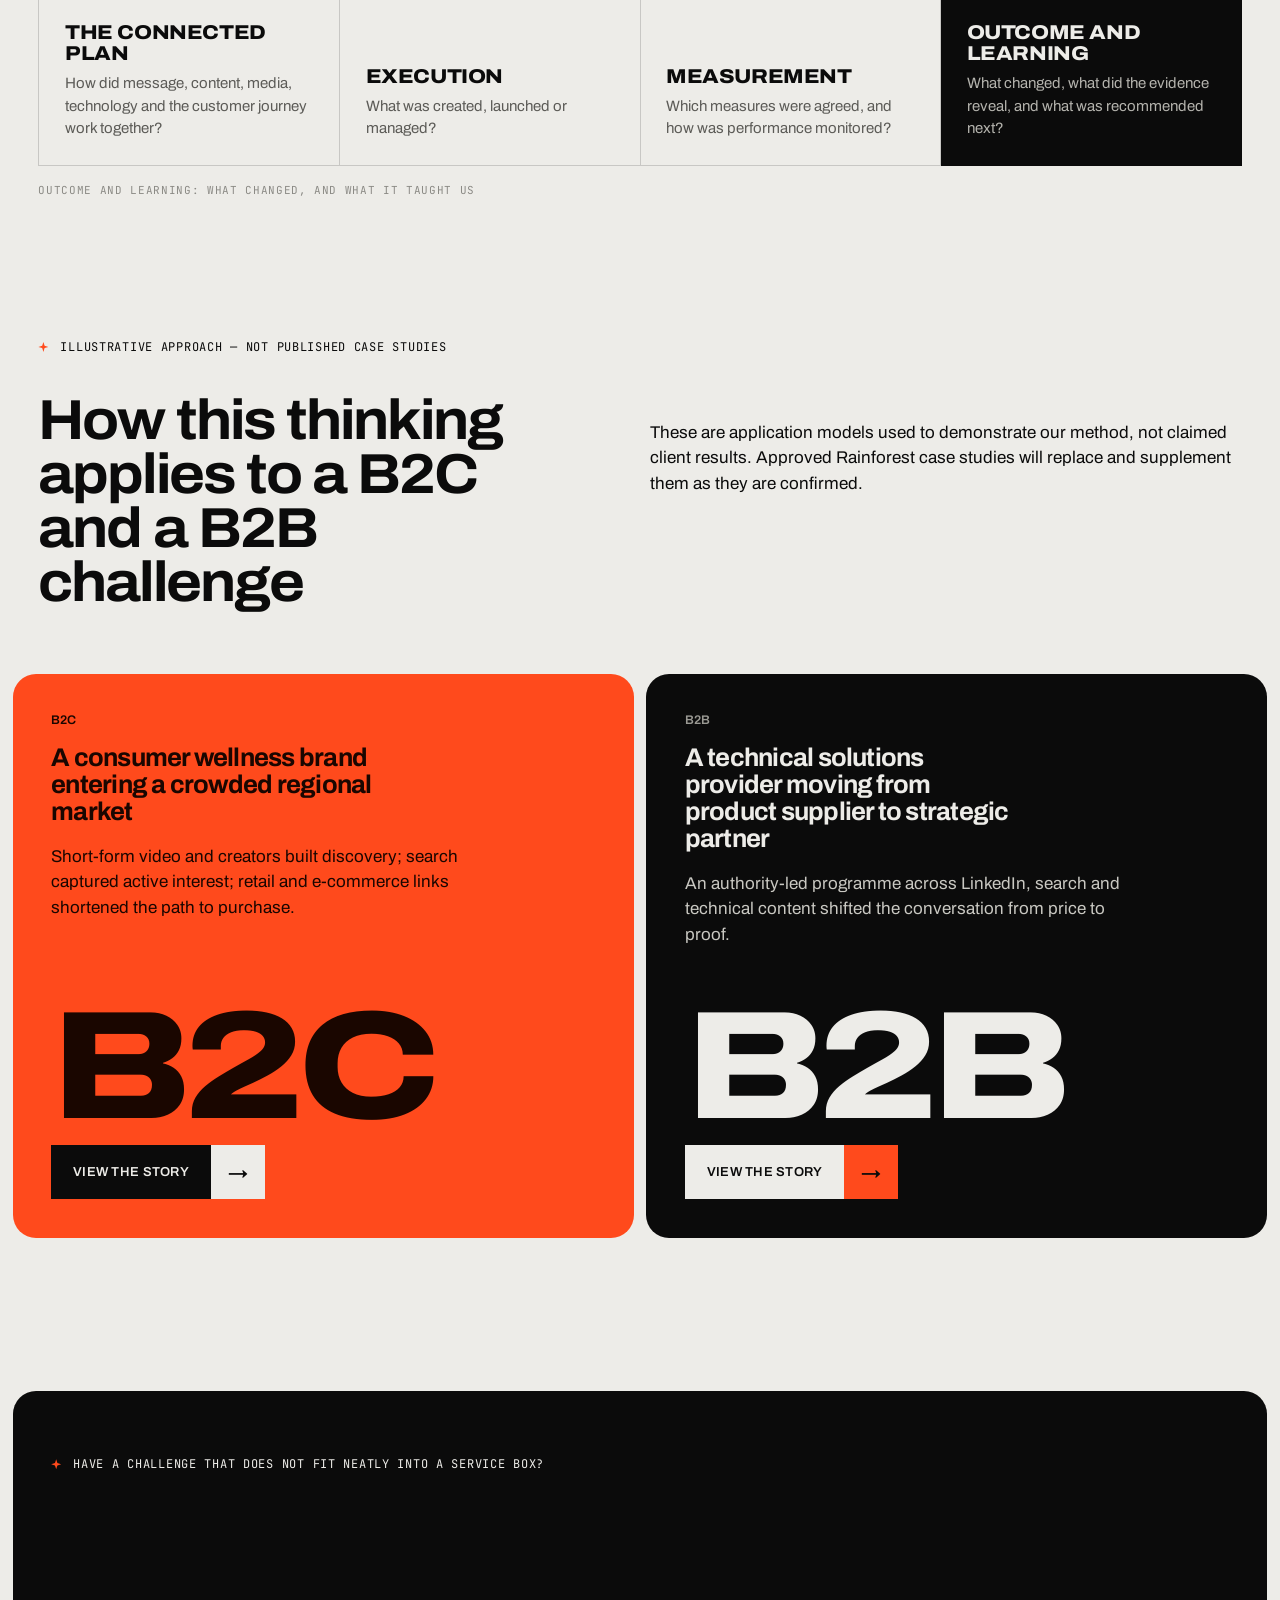
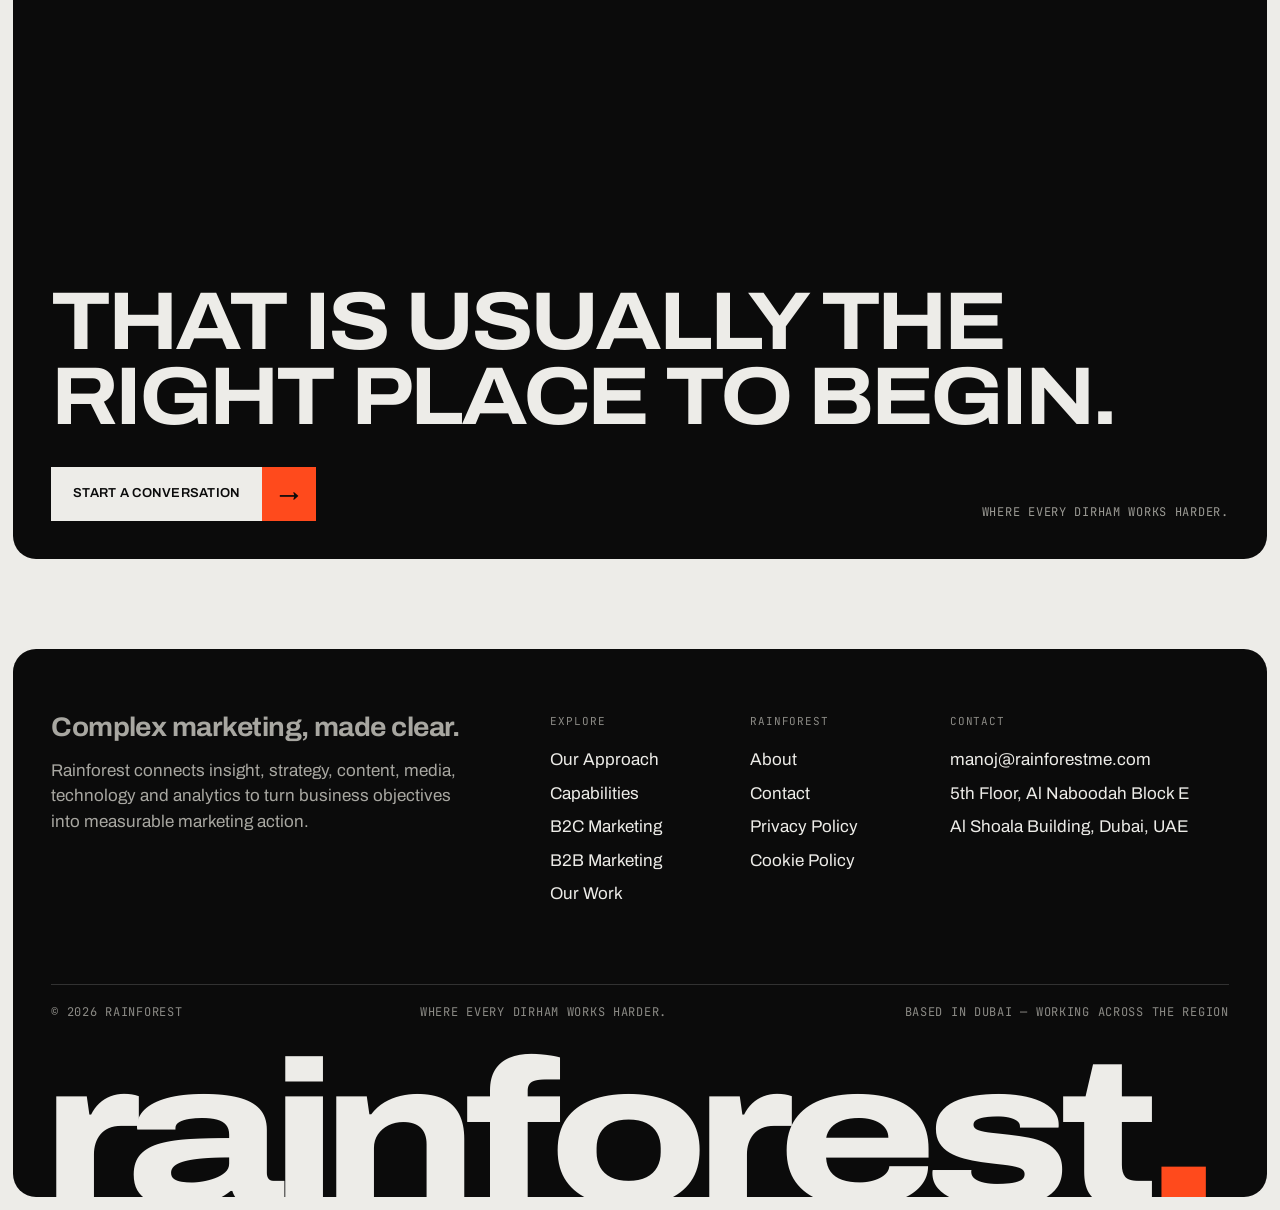
<file: work.html>
<!doctype html>
<html lang="en" class="no-js">
<head>
<meta charset="utf-8">
<meta name="viewport" content="width=device-width, initial-scale=1">
<title>Marketing Strategy and Campaign Work | Rainforest</title>
<meta name="description" content="Explore how Rainforest approaches B2C and B2B marketing challenges from insight and strategy to execution, measurement and learning.">
<meta name="theme-color" content="#0b0b0b">
<meta property="og:title" content="Marketing Strategy and Campaign Work | Rainforest">
<meta property="og:description" content="Explore how Rainforest approaches B2C and B2B marketing challenges from insight and strategy to execution, measurement and learning.">
<link rel="icon" href="data:image/svg+xml,%3Csvg xmlns='http://www.w3.org/2000/svg' viewBox='0 0 100 100'%3E%3Cpolygon fill='%23ff4a1c' points='50,0 60,40 100,50 60,60 50,100 40,60 0,50 40,40'/%3E%3C/svg%3E">
<link rel="preconnect" href="https://fonts.googleapis.com">
<link rel="preconnect" href="https://fonts.gstatic.com" crossorigin>
<link href="https://fonts.googleapis.com/css2?family=Archivo:wdth,wght@62..125,100..900&family=JetBrains+Mono:wght@400;500&display=swap" rel="stylesheet">
<link rel="stylesheet" href="styles.css">
<script>document.documentElement.classList.remove('no-js');</script>
</head>
<body class="page-work">
<a class="skip" href="#main">Skip to content</a>
<header class="site-header">
  <div class="wrap">
    <a class="brand" href="index.html" aria-label="Rainforest home"><span class="star" aria-hidden="true"></span>rainforest</a>
    <nav class="nav" aria-label="Main">
      <a class="label" href="approach.html">Our<br>Approach</a>
      <a class="label" href="capabilities.html">Capa-<br>bilities</a>
      <a class="label" href="b2c.html">B2C<br>Marketing</a>
      <a class="label" href="b2b.html">B2B<br>Marketing</a>
      <a class="label" href="work.html" aria-current="page">Our<br>Work</a>
      <a class="label" href="about.html">About<br>Rainforest</a>
    </nav>
    <a class="label header-cta" href="contact.html">Start a<br>Conversation&nbsp;→</a>
    <button class="menu-toggle" type="button" data-menu-open aria-expanded="false" aria-controls="menu">Menu <span class="bars" aria-hidden="true"></span></button>
  </div>
</header>

<div class="menu" id="menu" aria-hidden="true" role="dialog" aria-label="Site menu">
  <div class="menu-top">
    <a class="brand" href="index.html"><span class="star" aria-hidden="true"></span>rainforest</a>
    <button class="menu-close" type="button" data-menu-close>Close ✕</button>
  </div>
  <nav aria-label="Mobile">
    <a href="index.html"><small>01</small>Home</a>
    <a href="approach.html"><small>02</small>Our Approach</a>
    <a href="capabilities.html"><small>03</small>Capabilities</a>
    <a href="b2c.html"><small>04</small>B2C</a>
    <a href="b2b.html"><small>05</small>B2B</a>
    <a href="work.html" aria-current="page"><small>06</small>Our Work</a>
    <a href="about.html"><small>07</small>About</a>
    <a href="contact.html"><small>08</small>Contact</a>
  </nav>
  <div class="menu-foot mono">
    <a href="mailto:manoj@rainforestme.com">manoj@rainforestme.com</a>
    <span>Dubai, UAE</span>
  </div>
</div>

<main id="main">
<section class="panel on-ink page-hero">
  <p class="ph-meta label">Our Work<br><span class="muted">Thinking, not just output</span></p>
  <p class="ph-index mono muted">06 / 08</p>
  <h1 class="display reveal" style="max-width:17ch">The work is more than the output.</h1>
  <div class="ph-foot">
    <div class="ph-cta"><p class="h-md" style="max-width:16ch">It is the thinking that connects it.</p></div>
    <p class="lede">Our work begins with a challenge and follows the decisions that turn it into action. Each story shows the objective, insight, strategic choice, connected execution, measurement and learning — not simply a gallery of finished assets.</p>
  </div>
  <span class="vertical" aria-hidden="true">Objective — Insight — Decision — Outcome</span>
</section>

<section class="section on-paper">
  <div class="wrap">
    <div class="two-col mb-l">
      <div class="l"><p class="eyebrow mono">How we tell a story</p><h2 class="h-lg reveal">Every case study follows the same disciplined structure</h2></div>
      <div class="r"><p class="body-lg" style="padding-top:clamp(0px,4.4vw,70px)">Approved client stories are published as they are confirmed. In the meantime, here is the structure every Rainforest story follows — from objective to outcome.</p></div>
    </div>
    <div class="story">
      <div><span class="mono">S—01</span><h3>The objective</h3><p>What did the business need to achieve, and why did it matter?</p></div>
      <div><span class="mono">S—02</span><h3>The challenge</h3><p>What market, audience, competitive, operational or measurement issue stood in the way?</p></div>
      <div><span class="mono">S—03</span><h3>What we learned</h3><p>What insight changed the direction or helped focus the opportunity?</p></div>
      <div><span class="mono">S—04</span><h3>The strategic decision</h3><p>What did Rainforest choose to prioritise, and what did it deliberately avoid?</p></div>
      <div><span class="mono">S—05</span><h3>The connected plan</h3><p>How did message, content, media, technology and the customer journey work together?</p></div>
      <div><span class="mono">S—06</span><h3>Execution</h3><p>What was created, launched or managed?</p></div>
      <div><span class="mono">S—07</span><h3>Measurement</h3><p>Which measures were agreed, and how was performance monitored?</p></div>
      <div style="background:var(--ink);color:var(--paper)"><span class="mono">S—08</span><h3>Outcome and learning</h3><p style="color:#b4b3ad">What changed, what did the evidence reveal, and what was recommended next?</p></div>
    </div>
    <p class="caption mt-s">Outcome and learning: what changed, and what it taught us</p>
  </div>
</section>

<section class="section tight on-paper" style="padding-top:0">
  <div class="wrap">
    <p class="eyebrow mono">Illustrative approach — not published case studies</p>
    <div class="two-col mb-l">
      <div class="l"><h2 class="h-lg reveal">How this thinking applies to a B2C and a B2B challenge</h2></div>
      <div class="r"><p class="body-lg" style="padding-top:clamp(0px,2vw,30px)">These are application models used to demonstrate our method, not claimed client results. Approved Rainforest case studies will replace and supplement them as they are confirmed.</p></div>
    </div>
  </div>
  <div class="work-cards" style="padding:0 clamp(8px,1vw,14px)">
    <article class="work-card on-signal">
      <span class="label">B2C</span>
      <h3>A consumer wellness brand entering a crowded regional market</h3>
      <p>Short-form video and creators built discovery; search captured active interest; retail and e-commerce links shortened the path to purchase.</p>
      <div class="big display">B2C</div>
      <div><a class="btn" href="b2c.html#example"><span>View the Story</span><i aria-hidden="true">→</i></a></div>
    </article>
    <article class="work-card on-ink">
      <span class="label muted">B2B</span>
      <h3>A technical solutions provider moving from product supplier to strategic partner</h3>
      <p style="color:#c9c8c2">An authority-led programme across LinkedIn, search and technical content shifted the conversation from price to proof.</p>
      <div class="big display">B2B</div>
      <div><a class="btn" href="b2b.html#example"><span>View the Story</span><i aria-hidden="true">→</i></a></div>
    </article>
  </div>
</section>

<section class="section tight">
  <div class="panel on-ink cta">
    <div class="top"><p class="eyebrow mono" style="margin:0">Have a challenge that does not fit neatly into a service box?</p></div>
    <h2 class="h-xl reveal">That is usually the right place to begin.</h2>
    <div class="bottom">
      <a class="btn" href="contact.html"><span>Start a Conversation</span><i aria-hidden="true">→</i></a>
      <span class="mono muted">Where every dirham works harder.</span>
    </div>
  </div>
</section>
</main>

<footer class="site-footer">
  <div class="foot-grid">
    <div class="foot-intro">
      <p class="h-md">Complex marketing, made clear.</p>
      <p>Rainforest connects insight, strategy, content, media, technology and analytics to turn business objectives into measurable marketing action.</p>
    </div>
    <div class="foot-col">
      <h4>Explore</h4>
      <ul>
        <li><a href="approach.html">Our Approach</a></li>
        <li><a href="capabilities.html">Capabilities</a></li>
        <li><a href="b2c.html">B2C Marketing</a></li>
        <li><a href="b2b.html">B2B Marketing</a></li>
        <li><a href="work.html">Our Work</a></li>
      </ul>
    </div>
    <div class="foot-col">
      <h4>Rainforest</h4>
      <ul>
        <li><a href="about.html">About</a></li>
        <li><a href="contact.html">Contact</a></li>
        <li><a href="#">Privacy Policy</a></li>
        <li><a href="#">Cookie Policy</a></li>
      </ul>
    </div>
    <div class="foot-col wide">
      <h4>Contact</h4>
      <ul>
        <li><a href="mailto:manoj@rainforestme.com">manoj@rainforestme.com</a></li>
        <li>5th Floor, Al Naboodah Block E</li>
        <li>Al Shoala Building, Dubai, UAE</li>
      </ul>
    </div>
  </div>
  <div class="foot-bottom mono">
    <span>© <span data-year>2026</span> Rainforest</span>
    <span>Where Every Dirham Works Harder.</span>
    <span>Based in Dubai — Working across the region</span>
  </div>
  <div class="foot-word display" aria-hidden="true" data-fit>rainforest<span class="dot">.</span></div>
</footer>

<script src="script.js"></script>
</body>
</html>
</file>
<file: styles.css>
/* ==========================================================================
   Rainforest — 2026
   Editorial, type-led system. Tokens first; retune the site from here.
   ========================================================================== */

:root {
  --ink: #0b0b0b;
  --ink-2: #161616;
  --ink-3: #242424;
  --paper: #edece8;
  --paper-2: #e2e0da;
  --white: #ffffff;
  --mute: #8b8a85;
  --mute-dark: #5c5b57;

  --signal: #ff4a1c;        /* accent: buttons, marks, highlights */
  --signal-ink: #1a0600;
  --blood: #7d0f17;         /* home hero */
  --blood-deep: #2a0407;

  --hero-img: url("https://rainforestme.com/images/resized%20Images/hero/hero@2X.webp");

  --line-dark: rgba(255, 255, 255, 0.16);
  --line-light: rgba(11, 11, 11, 0.16);

  --f-display: "Archivo", "Helvetica Neue", Arial, sans-serif;
  --f-body: "Archivo", "Helvetica Neue", Arial, sans-serif;
  --f-mono: "JetBrains Mono", ui-monospace, Menlo, monospace;

  --gutter: clamp(16px, 3vw, 44px);
  --radius: clamp(14px, 1.8vw, 28px);
  --max: 1680px;
  --ease: cubic-bezier(0.2, 0.7, 0.1, 1);
}

*,
*::before,
*::after { box-sizing: border-box; }

html { -webkit-text-size-adjust: 100%; scroll-behavior: smooth; }
body {
  margin: 0;
  background: var(--paper);
  color: var(--ink);
  font-family: var(--f-body);
  font-size: 17px;
  line-height: 1.5;
  font-variation-settings: "wdth" 100;
  -webkit-font-smoothing: antialiased;
  text-rendering: optimizeLegibility;
  overflow-x: hidden;
}
img { max-width: 100%; display: block; }
a { color: inherit; text-decoration: none; }
p { margin: 0 0 1em; }
h1, h2, h3, h4 { margin: 0; font-weight: 700; }
ul, ol { margin: 0; padding: 0; list-style: none; }
button, input, select, textarea { font: inherit; color: inherit; }
::selection { background: var(--signal); color: var(--ink); }

.skip {
  position: absolute; left: -9999px; top: 8px; z-index: 200;
  background: var(--signal); color: var(--ink); padding: 10px 16px;
}
.skip:focus { left: 8px; }

:focus-visible { outline: 2px solid var(--signal); outline-offset: 3px; }

/* ---------- Type primitives ---------- */

.display {
  font-family: var(--f-display);
  font-weight: 800;
  font-stretch: 125%;
  font-variation-settings: "wdth" 125;
  text-transform: uppercase;
  letter-spacing: -0.045em;
  line-height: 0.84;
}
.h-xl {
  font-family: var(--f-display);
  font-weight: 700;
  font-variation-settings: "wdth" 112;
  font-size: clamp(40px, 6.4vw, 118px);
  line-height: 0.92;
  letter-spacing: -0.04em;
  text-transform: uppercase;
}
.h-lg {
  font-family: var(--f-display);
  font-weight: 700;
  font-variation-settings: "wdth" 108;
  font-size: clamp(32px, 4.4vw, 76px);
  line-height: 0.96;
  letter-spacing: -0.035em;
}
.h-md {
  font-weight: 700;
  font-variation-settings: "wdth" 104;
  font-size: clamp(22px, 2.1vw, 34px);
  line-height: 1.08;
  letter-spacing: -0.02em;
}
.h-sm {
  font-weight: 700;
  font-size: clamp(18px, 1.35vw, 22px);
  line-height: 1.2;
  letter-spacing: -0.01em;
}
.label {
  font-family: var(--f-body);
  font-weight: 600;
  font-variation-settings: "wdth" 100;
  font-size: 12.5px;
  line-height: 1.15;
  letter-spacing: 0.01em;
  text-transform: uppercase;
}
.mono {
  font-family: var(--f-mono);
  font-size: 12px;
  letter-spacing: 0.06em;
  text-transform: uppercase;
  line-height: 1.5;
}
.lede {
  font-size: clamp(18px, 1.45vw, 24px);
  line-height: 1.35;
  letter-spacing: -0.01em;
  max-width: 34ch;
}
.body-lg { font-size: clamp(17px, 1.2vw, 20px); line-height: 1.5; }
.muted { color: var(--mute); }
.accent { color: var(--signal); }
.upper { text-transform: uppercase; }

/* ---------- Layout ---------- */

.wrap { width: 100%; max-width: var(--max); margin: 0 auto; padding: 0 var(--gutter); }
.grid { display: grid; grid-template-columns: repeat(12, minmax(0, 1fr)); column-gap: clamp(12px, 1.6vw, 28px); }
.section { padding: clamp(80px, 10vw, 170px) 0; position: relative; }
.section.tight { padding: clamp(56px, 6vw, 100px) 0; }

.on-ink { background: var(--ink); color: var(--paper); }
.on-ink .muted { color: #9a9993; }
.on-paper { background: var(--paper); color: var(--ink); }
.on-white { background: var(--white); color: var(--ink); }
.on-signal { background: var(--signal); color: var(--signal-ink); }
.on-signal .muted { color: rgba(26, 6, 0, 0.62); }

.panel {
  margin: 0 clamp(8px, 1vw, 14px);
  border-radius: var(--radius);
  overflow: hidden;
  position: relative;
}

.eyebrow {
  display: flex; align-items: center; gap: 12px;
  margin-bottom: clamp(24px, 3vw, 44px);
}
.eyebrow::before {
  content: ""; width: 10px; height: 10px; flex: none;
  background: currentColor;
  clip-path: polygon(50% 0, 62% 38%, 100% 50%, 62% 62%, 50% 100%, 38% 62%, 0 50%, 38% 38%);
  color: var(--signal);
}
.on-signal .eyebrow::before { color: var(--ink); }

.rule { height: 1px; background: var(--line-light); border: 0; margin: 0; }
.on-ink .rule { background: var(--line-dark); }

/* ---------- Star mark ---------- */

.star {
  display: inline-block; width: 1em; height: 1em;
  background: currentColor;
  clip-path: polygon(50% 0, 60% 40%, 100% 50%, 60% 60%, 50% 100%, 40% 60%, 0 50%, 40% 40%);
}

/* ---------- Buttons ---------- */

.btn {
  --h: 54px;
  display: inline-flex; align-items: stretch;
  height: var(--h);
  font-weight: 600; font-size: 13px; letter-spacing: 0.02em; text-transform: uppercase;
  border: 0; cursor: pointer; background: none; padding: 0;
}
.btn span { display: flex; align-items: center; padding: 0 22px; background: var(--ink); color: var(--paper); transition: background .3s var(--ease), color .3s var(--ease); }
.btn i {
  display: grid; place-items: center; width: var(--h);
  background: var(--signal); color: var(--ink);
  font-style: normal; font-size: 20px;
  transition: transform .35s var(--ease);
}
.btn:hover span { background: var(--signal); color: var(--ink); }
.btn:hover i { background: var(--ink); color: var(--signal); }
.on-ink .btn span { background: var(--paper); color: var(--ink); }
.on-ink .btn:hover span { background: var(--signal); }
.on-ink .btn:hover i { background: var(--paper); color: var(--ink); }
.on-signal .btn i { background: var(--paper); }
.on-signal .btn:hover span { background: var(--paper); color: var(--ink); }
.on-signal .btn:hover i { background: var(--ink); color: var(--paper); }

.btn.ghost span { background: transparent; color: inherit; box-shadow: inset 0 0 0 1px currentColor; }
.btn.ghost i { background: transparent; box-shadow: inset 0 0 0 1px currentColor; border-left: 0; color: inherit; }
.btn.ghost:hover span, .btn.ghost:hover i { background: var(--signal); color: var(--ink); box-shadow: inset 0 0 0 1px var(--signal); }

.btn-row { display: flex; flex-wrap: wrap; gap: 12px; }

.link-arrow {
  display: inline-flex; align-items: center; gap: 10px;
  font-weight: 600; font-size: 13px; text-transform: uppercase; letter-spacing: 0.02em;
  border-bottom: 1px solid currentColor; padding-bottom: 4px;
}
.link-arrow:hover { color: var(--signal); }

/* ---------- Header ---------- */

.site-header {
  position: fixed; inset: 0 0 auto 0; z-index: 100;
  color: #fff;
  mix-blend-mode: difference;
  pointer-events: none;
}
.site-header .wrap {
  display: grid; grid-template-columns: repeat(12, minmax(0, 1fr));
  column-gap: clamp(12px, 1.6vw, 28px);
  align-items: start;
  padding-top: clamp(20px, 2.4vw, 36px);
  padding-left: calc(var(--gutter) + clamp(8px, 1vw, 14px));
  padding-right: calc(var(--gutter) + clamp(8px, 1vw, 14px));
}
.site-header a, .site-header button { pointer-events: auto; }

.brand {
  grid-column: 1 / span 3;
  display: inline-flex; align-items: center; gap: 8px;
  font-weight: 700; font-size: 17px; letter-spacing: -0.02em; text-transform: lowercase;
  font-variation-settings: "wdth" 112;
}
.brand .star { width: 15px; height: 15px; }

.nav { grid-column: 4 / span 7; display: flex; justify-content: space-between; gap: 18px; }
.nav a { position: relative; white-space: nowrap; }
.nav a::after {
  content: ""; position: absolute; left: 0; right: 100%; bottom: -5px; height: 1px; background: currentColor;
  transition: right .35s var(--ease);
}
.nav a:hover::after, .nav a[aria-current="page"]::after { right: 0; }
.nav a[aria-current="page"]::before { content: "● "; font-size: 8px; vertical-align: 2px; }

.header-cta { grid-column: 12; justify-self: end; text-align: right; }

.menu-toggle {
  display: none; grid-column: 12; justify-self: end;
  background: none; border: 0; padding: 6px 0; cursor: pointer;
  font-weight: 600; font-size: 12.5px; text-transform: uppercase; letter-spacing: 0.02em;
  align-items: center; gap: 10px;
}
.menu-toggle .bars { width: 26px; height: 9px; position: relative; display: inline-block; }
.menu-toggle .bars::before, .menu-toggle .bars::after { content: ""; position: absolute; left: 0; right: 0; height: 1.5px; background: currentColor; }
.menu-toggle .bars::before { top: 0; }
.menu-toggle .bars::after { bottom: 0; }

@media (max-width: 1100px) {
  .nav, .header-cta { display: none; }
  .menu-toggle { display: inline-flex; }
  .brand { grid-column: 1 / span 8; }
}

/* Mobile / full menu overlay */
.menu {
  position: fixed; inset: 0; z-index: 150;
  background: var(--ink); color: var(--paper);
  display: flex; flex-direction: column;
  padding: 24px var(--gutter) 32px;
  transform: translateY(-100%);
  transition: transform .6s var(--ease);
  visibility: hidden;
}
.menu.open { transform: none; visibility: visible; }
.menu-top { display: flex; justify-content: space-between; align-items: center; }
.menu-close { background: none; border: 0; color: inherit; cursor: pointer; font-weight: 600; font-size: 12.5px; text-transform: uppercase; }
.menu nav { margin-top: auto; display: flex; flex-direction: column; }
.menu nav a {
  font-weight: 800; font-variation-settings: "wdth" 125; text-transform: uppercase;
  font-size: clamp(34px, 9vw, 88px); line-height: 0.98; letter-spacing: -0.045em;
  display: flex; align-items: baseline; gap: 14px;
  border-top: 1px solid var(--line-dark); padding: 8px 0 4px;
}
.menu nav a small { font-family: var(--f-mono); font-size: 11px; font-weight: 400; letter-spacing: .06em; color: var(--mute); }
.menu nav a:hover, .menu nav a[aria-current="page"] { color: var(--signal); }
.menu-foot { margin-top: 28px; display: flex; justify-content: space-between; gap: 20px; flex-wrap: wrap; color: var(--mute); }

/* ---------- Home hero ---------- */

.hero {
  min-height: max(640px, calc(100svh - 14px));
  margin-top: clamp(8px, 1vw, 14px);
  background:
    radial-gradient(90% 80% at 58% 30%, #a3141d 0%, var(--blood) 42%, #4a070c 78%, var(--blood-deep) 100%);
  color: #fff;
  display: flex; flex-direction: column;
  isolation: isolate;
}
.hero-media {
  position: absolute; z-index: -1;
  top: 0; bottom: 0; left: 50%; transform: translateX(-38%);
  width: min(78vh, 62vw); aspect-ratio: 1;
  height: auto; max-height: 100%;
  background-image: var(--hero-img);
  background-size: cover; background-position: center;
  filter: grayscale(1) contrast(1.25) brightness(1.02);
  mix-blend-mode: multiply;
  -webkit-mask-image: radial-gradient(closest-side, #000 70%, transparent 100%);
          mask-image: radial-gradient(closest-side, #000 70%, transparent 100%);
  top: 6%;
}
.hero-inner {
  flex: 1; display: grid;
  grid-template-columns: repeat(12, minmax(0, 1fr));
  grid-template-rows: 1fr auto auto;
  column-gap: clamp(12px, 1.6vw, 28px);
  padding: clamp(110px, 12vw, 190px) var(--gutter) 0;
}
.hero-tag { grid-column: 1 / span 3; align-self: center; }
.hero-statement { grid-column: 7 / span 5; align-self: center; }
.hero-statement h1 {
  font-weight: 600; font-variation-settings: "wdth" 108;
  font-size: clamp(22px, 2.1vw, 34px); line-height: 1.02; letter-spacing: -0.02em; text-transform: uppercase;
  color: rgba(255,255,255,0.72);
  margin-bottom: 18px;
}
.hero-statement h1 b { color: #fff; font-weight: 600; }
.hero-statement p { color: rgba(255,255,255,0.8); max-width: 42ch; font-size: 15.5px; }
.hero-chips { grid-column: 1 / -1; display: grid; grid-template-columns: repeat(12, minmax(0,1fr)); column-gap: inherit; margin: 28px 0 10px; }
.hero-chips .c1 { grid-column: 7 / span 2; }
.hero-chips .c2 { grid-column: 9 / span 2; }
.hero-chips .c3 { grid-column: 11 / span 2; text-align: right; }
.hero-word {
  grid-column: 1 / -1;
  font-size: clamp(56px, 13.4vw, 238px);
  color: #fff;
  margin: 0;
  white-space: nowrap;
  line-height: 0.8;
  padding-bottom: clamp(6px, 0.9vw, 16px);
}
.hero .btn-row { margin-top: 26px; }
.hero .btn:not(.ghost) span { background: #fff; color: var(--ink); }
.hero .btn:not(.ghost):hover span { background: var(--signal); }

@media (max-width: 900px) {
  .hero-media { width: 118vw; left: 50%; transform: translateX(-50%); top: 10%; opacity: .95; }
  .hero-tag { grid-column: 1 / -1; align-self: start; }
  .hero-statement { grid-column: 1 / -1; align-self: end; margin-top: 30vh; }
  .hero-chips { display: flex; flex-wrap: wrap; gap: 10px 22px; }
  .hero-chips > * { grid-column: auto !important; text-align: left !important; }
}

/* ---------- Marquee ---------- */

.marquee {
  overflow: hidden; white-space: nowrap;
  border-block: 1px solid var(--line-light);
  padding: 16px 0;
}
.marquee-track { display: inline-flex; gap: 40px; animation: marquee 38s linear infinite; padding-left: 40px; }
.marquee-track span {
  display: inline-flex; align-items: center; gap: 40px;
  font-weight: 800; font-variation-settings: "wdth" 125; text-transform: uppercase;
  font-size: clamp(22px, 2.6vw, 44px); letter-spacing: -0.04em;
}
.marquee-track .star { color: var(--signal); width: .6em; height: .6em; }
@keyframes marquee { to { transform: translateX(-50%); } }

/* ---------- Problem ---------- */

.problem-head { grid-column: 1 / span 12; margin-bottom: clamp(48px, 6vw, 96px); }
.problem-head h2 { color: var(--signal); max-width: 16ch; }
.problem-side { grid-column: 1 / span 3; display: flex; flex-direction: column; justify-content: space-between; gap: 40px; }
.problem-side .star { color: var(--signal); width: 64px; height: 64px; }
.problem-list { grid-column: 5 / span 8; }
.problem-list li {
  display: grid; grid-template-columns: 70px 1fr; gap: 16px;
  padding: 22px 0; border-top: 1px solid var(--line-light);
  font-size: clamp(20px, 1.8vw, 30px); line-height: 1.15; letter-spacing: -0.02em; font-weight: 500;
}
.problem-list li .mono { padding-top: 8px; color: var(--mute); }
.problem-list li del { text-decoration-thickness: 2px; text-decoration-color: var(--signal); color: var(--mute); }
.problem-resolve {
  grid-column: 5 / span 8; margin-top: 48px;
  display: grid; grid-template-columns: 70px 1fr; gap: 16px;
  padding-top: 26px; border-top: 2px solid var(--ink);
}

@media (max-width: 900px) {
  .problem-side, .problem-list, .problem-resolve { grid-column: 1 / -1; }
  .problem-side { flex-direction: row; align-items: center; margin-bottom: 32px; }
  .problem-list li, .problem-resolve { grid-template-columns: 44px 1fr; }
}

/* ---------- Stages (index rows) ---------- */

.stages-head { display: grid; grid-template-columns: repeat(12, minmax(0,1fr)); column-gap: inherit; margin-bottom: clamp(48px, 6vw, 90px); align-items: end; }
.stages-head h2 { grid-column: 1 / span 8; }
.stages-head .lede { grid-column: 9 / span 4; font-size: 17px; }

.stage-row {
  display: grid; grid-template-columns: repeat(12, minmax(0,1fr)); column-gap: clamp(12px, 1.6vw, 28px);
  padding: clamp(22px, 2.2vw, 34px) 0;
  border-top: 1px solid var(--line-dark);
  position: relative;
  transition: color .3s var(--ease);
}
.stage-row:last-child { border-bottom: 1px solid var(--line-dark); }
.stage-row::before {
  content: ""; position: absolute; inset: 0 calc(-1 * var(--gutter));
  background: var(--signal); transform: scaleY(0); transform-origin: bottom;
  transition: transform .45s var(--ease); z-index: 0;
}
.stage-row > * { position: relative; z-index: 1; }
.stage-row .n { grid-column: 1 / span 1; font-family: var(--f-mono); font-size: 13px; padding-top: 6px; }
.stage-row .t { grid-column: 2 / span 5; font-weight: 800; font-variation-settings: "wdth" 120; text-transform: uppercase; font-size: clamp(24px, 2.8vw, 48px); line-height: .95; letter-spacing: -0.04em; }
.stage-row .q { grid-column: 7 / span 2; font-family: var(--f-mono); font-size: 11.5px; text-transform: uppercase; letter-spacing: .04em; color: #a8a7a1; padding-top: 6px; }
.stage-row .b { grid-column: 9 / span 4; color: #c9c8c2; padding-top: 3px; }
@media (hover: hover) {
  .stage-row:hover { color: var(--ink); }
  .stage-row:hover::before { transform: scaleY(1); }
  .stage-row:hover .q, .stage-row:hover .b { color: var(--ink); }
}
@media (max-width: 900px) {
  .stages-head h2, .stages-head .lede { grid-column: 1 / -1; }
  .stages-head .lede { margin-top: 20px; }
  .stage-row .n { grid-column: 1 / span 2; }
  .stage-row .t { grid-column: 3 / -1; }
  .stage-row .q { grid-column: 3 / -1; margin-top: 12px; }
  .stage-row .b { grid-column: 3 / -1; margin-top: 8px; }
}

/* ---------- Capability cards ---------- */

.cap-grid { display: grid; grid-template-columns: repeat(3, minmax(0,1fr)); border-top: 1px solid var(--line-light); border-left: 1px solid var(--line-light); }
.cap {
  border-right: 1px solid var(--line-light); border-bottom: 1px solid var(--line-light);
  padding: clamp(22px, 2.2vw, 36px);
  min-height: clamp(260px, 24vw, 380px);
  display: flex; flex-direction: column; gap: 14px;
  transition: background .35s var(--ease), color .35s var(--ease);
}
.cap .mono { display: flex; justify-content: space-between; color: var(--mute); }
.cap h3 { margin-top: auto; font-size: clamp(22px, 1.9vw, 32px); line-height: 1; letter-spacing: -0.03em; font-variation-settings: "wdth" 112; text-transform: uppercase; font-weight: 800; }
.cap p { margin: 0; color: var(--mute-dark); font-size: 15.5px; }
.cap:hover { background: var(--ink); color: var(--paper); }
.cap:hover p, .cap:hover .mono { color: #b4b3ad; }
@media (max-width: 1000px) { .cap-grid { grid-template-columns: repeat(2, minmax(0,1fr)); } }
@media (max-width: 640px) { .cap-grid { grid-template-columns: 1fr; } .cap { min-height: 0; } .cap h3 { margin-top: 30px; } }

/* ---------- Split B2C / B2B ---------- */

.split { display: grid; grid-template-columns: 1fr 1fr; gap: clamp(8px, 1vw, 14px); padding: 0 clamp(8px, 1vw, 14px); }
.split-card {
  border-radius: var(--radius); padding: clamp(24px, 3vw, 48px);
  min-height: clamp(520px, 52vw, 780px);
  display: flex; flex-direction: column; position: relative; overflow: hidden;
}
.split-card .big {
  font-size: clamp(110px, 17vw, 300px);
  margin: auto 0 clamp(20px, 2vw, 32px) -0.04em;
  line-height: .78;
}
.split-card p { max-width: 44ch; }
.split-card .top { display: flex; justify-content: space-between; gap: 20px; }
.split-card.c { background: var(--signal); color: var(--signal-ink); }
.split-card.b { background: var(--ink); color: var(--paper); }
.split-card.c .btn i { background: var(--paper); }
.split-card.b .btn span { background: var(--paper); color: var(--ink); }
@media (max-width: 900px) { .split { grid-template-columns: 1fr; } }

/* ---------- Practice (case tables) ---------- */

.case-grid { display: grid; grid-template-columns: 1fr 1fr; gap: clamp(28px, 4vw, 72px); }
.case { border-top: 2px solid currentColor; padding-top: 22px; }
.case .h-md { margin: 12px 0 30px; max-width: 18ch; }
.case dl { margin: 0; }
.case dl > div { display: grid; grid-template-columns: 150px 1fr; gap: 16px; padding: 18px 0; border-top: 1px solid var(--line-light); }
.on-ink .case dl > div { border-color: var(--line-dark); }
.case dt { font-family: var(--f-mono); font-size: 11.5px; text-transform: uppercase; letter-spacing: .05em; color: var(--mute); padding-top: 3px; }
.case dd { margin: 0; }
@media (max-width: 900px) { .case-grid { grid-template-columns: 1fr; } .case dl > div { grid-template-columns: 1fr; gap: 6px; } }

/* ---------- Measurement loop ---------- */

.measure { display: grid; grid-template-columns: repeat(12, minmax(0,1fr)); column-gap: clamp(12px, 1.6vw, 28px); row-gap: 40px; }
.measure h2 { grid-column: 1 / span 9; }
.measure h2 em { font-style: normal; color: var(--signal); }
.measure .copy { grid-column: 1 / span 5; }
.loop { grid-column: 7 / span 6; display: grid; grid-template-columns: 1fr 1fr; border: 1px solid var(--line-dark); }
.loop div { padding: clamp(18px, 2vw, 30px); min-height: 170px; display: flex; flex-direction: column; justify-content: space-between; border: 1px solid var(--line-dark); margin: -1px 0 0 -1px; transition: background .3s var(--ease), color .3s var(--ease); }
.loop b { font-weight: 800; font-variation-settings: "wdth" 125; text-transform: uppercase; font-size: clamp(26px, 2.6vw, 44px); letter-spacing: -0.04em; line-height: 1; }
.loop span { color: #a8a7a1; font-size: 15px; }
.loop div:hover { background: var(--signal); color: var(--ink); }
.loop div:hover span { color: var(--ink); }
.loop figcaption, .caption { font-family: var(--f-mono); font-size: 11px; text-transform: uppercase; letter-spacing: .06em; color: var(--mute); }
.loop-fig { grid-column: 7 / span 6; margin: 0; }
@media (max-width: 900px) { .measure h2, .measure .copy, .loop-fig { grid-column: 1 / -1; } }

/* ---------- CTA ---------- */

.cta {
  padding: clamp(40px, 5vw, 80px) clamp(22px, 3vw, 48px) clamp(28px, 3vw, 44px);
  min-height: clamp(520px, 60vw, 820px);
  display: flex; flex-direction: column;
}
.cta .top { display: flex; justify-content: space-between; gap: 20px; }
.cta h2 { margin: auto 0 32px; max-width: 22ch; }
.cta .bottom { display: flex; justify-content: space-between; align-items: end; gap: 24px; flex-wrap: wrap; }
.cta .word { font-size: clamp(64px, 12.2vw, 220px); white-space: nowrap; margin-top: clamp(28px, 4vw, 60px); line-height: .8; margin-bottom: -0.06em; }

/* ---------- Page hero (inner pages) ---------- */

.page-hero {
  margin-top: clamp(8px, 1vw, 14px);
  min-height: min(92svh, 980px);
  padding: clamp(120px, 13vw, 200px) clamp(20px, 3vw, 48px) clamp(26px, 3vw, 46px);
  display: grid; grid-template-columns: repeat(12, minmax(0,1fr));
  grid-template-rows: auto 1fr auto;
  column-gap: clamp(12px, 1.6vw, 28px);
  row-gap: 32px;
}
.page-hero .ph-meta { grid-column: 1 / span 3; }
.page-hero .ph-index { grid-column: 10 / span 3; text-align: right; }
.page-hero h1 { grid-column: 1 / -1; align-self: end; font-size: clamp(44px, 7.6vw, 140px); max-width: 16ch; }
.page-hero .ph-foot { grid-column: 1 / -1; display: grid; grid-template-columns: repeat(12, minmax(0,1fr)); column-gap: inherit; align-items: end; }
.page-hero .ph-foot .lede { grid-column: 7 / span 5; max-width: none; font-size: clamp(17px, 1.3vw, 21px); }
.page-hero .ph-foot .ph-cta { grid-column: 1 / span 5; }
.page-hero .vertical {
  position: absolute; right: clamp(10px, 1.4vw, 22px); top: 50%;
  writing-mode: vertical-rl; transform: rotate(180deg) translateY(50%);
  font-family: var(--f-mono); font-size: 10.5px; letter-spacing: .12em; text-transform: uppercase; opacity: .6;
}
@media (max-width: 900px) {
  .page-hero .ph-meta { grid-column: 1 / span 8; }
  .page-hero .ph-index { grid-column: 9 / span 4; }
  .page-hero .ph-foot .lede, .page-hero .ph-foot .ph-cta { grid-column: 1 / -1; }
  .page-hero .ph-foot .ph-cta { order: 2; margin-top: 26px; }
  .page-hero .vertical { display: none; }
}

/* Photo block with signal band (inspired by duotone editorial layouts) */
.photo-band {
  position: relative; overflow: hidden;
  background: var(--paper-2);
  aspect-ratio: 16 / 9;
}
.photo-band .img {
  position: absolute; inset: 0;
  background-image: var(--hero-img); background-size: cover; background-position: center 30%;
  filter: grayscale(1) contrast(1.15);
}
.photo-band::after {
  content: ""; position: absolute; left: 0; right: 0; top: 52%; bottom: 10%;
  background: var(--signal); mix-blend-mode: multiply;
}
.photo-band .vtext {
  position: absolute; right: 4%; top: 8%; z-index: 2;
  writing-mode: vertical-rl; font-weight: 800; font-variation-settings: "wdth" 115; text-transform: uppercase;
  font-size: clamp(14px, 1.6vw, 26px); line-height: 1; letter-spacing: -0.01em;
  border-right: 2px solid currentColor; padding-right: 10px;
}

/* ---------- Generic two-col text ---------- */

.two-col { display: grid; grid-template-columns: repeat(12, minmax(0,1fr)); column-gap: clamp(12px, 1.6vw, 28px); row-gap: 32px; }
.two-col .l { grid-column: 1 / span 5; }
.two-col .r { grid-column: 7 / span 6; }
.two-col .r.wide { grid-column: 6 / span 7; }
@media (max-width: 900px) { .two-col .l, .two-col .r, .two-col .r.wide { grid-column: 1 / -1; } }

.stack > * + * { margin-top: 1.1em; }

/* Numbered questions list */
.q-list li {
  display: grid; grid-template-columns: 90px 1fr; gap: 16px; align-items: baseline;
  padding: 24px 0; border-top: 1px solid var(--line-light);
  font-size: clamp(20px, 1.9vw, 32px); line-height: 1.15; letter-spacing: -0.02em; font-weight: 500;
}
.q-list li:last-child { border-bottom: 1px solid var(--line-light); }
.on-ink .q-list li { border-color: var(--line-dark); }
.q-list li .mono { color: var(--signal); }
@media (max-width: 640px) { .q-list li { grid-template-columns: 44px 1fr; } }

/* Moves / numbered cards */
.moves { display: grid; grid-template-columns: repeat(3, minmax(0,1fr)); gap: 0; border-top: 1px solid var(--line-light); }
.on-ink .moves { border-color: var(--line-dark); }
.move { padding: clamp(24px, 2.4vw, 40px) clamp(0px, 2vw, 32px) clamp(28px, 3vw, 48px) 0; border-bottom: 1px solid var(--line-light); }
.on-ink .move { border-color: var(--line-dark); }
.move + .move { }
.move .num { font-weight: 800; font-variation-settings: "wdth" 125; font-size: clamp(56px, 6vw, 104px); line-height: .8; letter-spacing: -0.06em; color: var(--signal); margin-bottom: 26px; display: block; }
.move h3 { margin-bottom: 12px; }
.move p { color: var(--mute-dark); margin: 0; max-width: 40ch; }
.on-ink .move p { color: #b4b3ad; }
@media (max-width: 1000px) { .moves { grid-template-columns: repeat(2, minmax(0,1fr)); } }
@media (max-width: 640px) { .moves { grid-template-columns: 1fr; } }

/* Tags */
.tags { display: flex; flex-wrap: wrap; gap: 8px; }
.tag {
  display: inline-flex; align-items: center; height: 38px; padding: 0 16px;
  border: 1px solid currentColor; border-radius: 99px;
  font-size: 13.5px; font-weight: 500; letter-spacing: -0.005em;
  transition: background .25s var(--ease), color .25s var(--ease), border-color .25s var(--ease);
}
.tag:hover { background: var(--signal); border-color: var(--signal); color: var(--ink); }

/* ---------- Approach: stage blocks ---------- */

.stage-block {
  display: grid; grid-template-columns: repeat(12, minmax(0,1fr)); column-gap: clamp(12px, 1.6vw, 28px); row-gap: 28px;
  padding: clamp(60px, 7vw, 120px) 0;
  border-top: 1px solid var(--line-light);
}
.on-ink .stage-block { border-color: var(--line-dark); }
.stage-block .sb-num {
  grid-column: 1 / span 4;
  position: sticky; top: 110px; align-self: start;
}
.stage-block .sb-num .n {
  font-weight: 800; font-variation-settings: "wdth" 125;
  font-size: clamp(120px, 16vw, 280px); line-height: .76; letter-spacing: -0.07em; display: block;
  color: var(--signal);
}
.stage-block .sb-num .mono { margin-top: 18px; display: block; }
.stage-block .sb-body { grid-column: 6 / span 7; }
.stage-block h2 { margin-bottom: 10px; }
.stage-block .kicker { font-size: clamp(20px, 1.7vw, 28px); font-weight: 500; letter-spacing: -0.02em; margin-bottom: 28px; color: var(--mute-dark); }
.on-ink .stage-block .kicker { color: #b4b3ad; }
.stage-block .checklist { margin: 32px 0; columns: 2; column-gap: 32px; }
.stage-block .checklist li { break-inside: avoid; padding: 12px 0 12px 24px; border-top: 1px solid var(--line-light); position: relative; font-size: 15.5px; }
.on-ink .stage-block .checklist li { border-color: var(--line-dark); }
.stage-block .checklist li::before { content: ""; position: absolute; left: 0; top: 19px; width: 9px; height: 9px; background: var(--signal); clip-path: polygon(50% 0, 60% 40%, 100% 50%, 60% 60%, 50% 100%, 40% 60%, 0 50%, 40% 40%); }
.applied { display: grid; grid-template-columns: 170px 1fr; gap: 16px; padding: 18px 0 0; border-top: 2px solid currentColor; font-size: 15px; }
.applied .mono { color: var(--mute); }
@media (max-width: 900px) {
  .stage-block .sb-num, .stage-block .sb-body { grid-column: 1 / -1; position: static; }
  .stage-block .checklist { columns: 1; }
  .applied { grid-template-columns: 1fr; gap: 6px; }
}

/* Four actions */
.actions4 { display: grid; grid-template-columns: repeat(4, minmax(0,1fr)); border: 1px solid var(--line-light); margin: 32px 0; }
.actions4 div { padding: 22px; border-right: 1px solid var(--line-light); }
.actions4 div:last-child { border-right: 0; }
.actions4 b { display: block; font-weight: 800; font-variation-settings: "wdth" 125; text-transform: uppercase; font-size: 22px; letter-spacing: -0.03em; margin-bottom: 10px; }
.actions4 span { font-size: 14.5px; color: var(--mute-dark); }
@media (max-width: 800px) { .actions4 { grid-template-columns: 1fr 1fr; } .actions4 div:nth-child(2) { border-right: 0; } .actions4 div:nth-child(-n+2) { border-bottom: 1px solid var(--line-light); } }

/* Seven-stage track */
.track { display: grid; grid-template-columns: repeat(7, minmax(0,1fr)); gap: 6px; }
.track div {
  aspect-ratio: 3 / 5; background: var(--ink-3); color: var(--paper); padding: 14px;
  display: flex; flex-direction: column; justify-content: space-between;
  border-radius: 6px; transition: background .3s var(--ease), color .3s var(--ease);
}
.track div:nth-child(7) { background: var(--signal); color: var(--ink); }
.track div:hover { background: var(--signal); color: var(--ink); }
.track b { font-weight: 800; font-variation-settings: "wdth" 125; font-size: clamp(28px, 3.4vw, 60px); letter-spacing: -0.05em; line-height: .8; }
.track span { font-size: 13px; font-weight: 600; text-transform: uppercase; line-height: 1.1; }
@media (max-width: 800px) { .track { grid-template-columns: repeat(4, minmax(0,1fr)); } .track div { aspect-ratio: 1; } }

/* Capability detail rows */
.cap-row {
  display: grid; grid-template-columns: repeat(12, minmax(0,1fr)); column-gap: clamp(12px, 1.6vw, 28px); row-gap: 24px;
  padding: clamp(48px, 5vw, 84px) 0; border-top: 1px solid var(--line-light);
}
.cap-row .cr-n { grid-column: 1 / span 1; }
.cap-row .cr-h { grid-column: 2 / span 5; }
.cap-row .cr-h h2 { font-size: clamp(28px, 3vw, 52px); line-height: .96; letter-spacing: -0.04em; text-transform: uppercase; font-weight: 800; font-variation-settings: "wdth" 115; margin-bottom: 16px; }
.cap-row .cr-h p { font-size: clamp(18px, 1.4vw, 22px); color: var(--mute-dark); letter-spacing: -0.01em; }
.cap-row .cr-b { grid-column: 8 / span 5; }
.cap-row .outcome { margin-top: 28px; padding-top: 16px; border-top: 2px solid var(--ink); display: grid; grid-template-columns: 130px 1fr; gap: 16px; font-size: 15.5px; }
.cap-row .outcome .mono { color: var(--signal); }
@media (max-width: 900px) {
  .cap-row .cr-n { grid-column: 1 / -1; }
  .cap-row .cr-h, .cap-row .cr-b { grid-column: 1 / -1; }
  .cap-row .outcome { grid-template-columns: 1fr; gap: 6px; }
}

/* Engage cards */
.engage { display: grid; grid-template-columns: repeat(4, minmax(0,1fr)); gap: clamp(8px, 1vw, 14px); }
.engage div {
  background: var(--ink-2); border-radius: 14px; padding: clamp(20px, 2vw, 30px);
  min-height: 320px; display: flex; flex-direction: column; gap: 14px;
  transition: background .3s var(--ease), color .3s var(--ease);
}
.engage .mono { color: var(--signal); }
.engage h3 { margin-top: auto; font-size: clamp(22px, 1.8vw, 30px); font-weight: 800; font-variation-settings: "wdth" 115; text-transform: uppercase; letter-spacing: -0.035em; line-height: 1; }
.engage p { color: #b4b3ad; font-size: 15px; margin: 0; }
.engage div:hover { background: var(--signal); color: var(--ink); }
.engage div:hover p, .engage div:hover .mono { color: var(--ink); }
@media (max-width: 1000px) { .engage { grid-template-columns: 1fr 1fr; } }
@media (max-width: 600px) { .engage { grid-template-columns: 1fr; } .engage div { min-height: 220px; } }

/* Journey diagram (B2C) */
.journey { display: grid; grid-template-columns: repeat(5, minmax(0,1fr)); gap: 6px; }
.journey div { border-top: 3px solid var(--ink); padding: 14px 0 0; }
.journey div:nth-child(odd) { border-color: var(--signal); }
.journey .mono { color: var(--mute); display: block; margin-bottom: 6px; }
.journey b { font-weight: 700; font-size: 18px; letter-spacing: -0.02em; }
@media (max-width: 700px) { .journey { grid-template-columns: 1fr 1fr; row-gap: 24px; } }

/* Buying group (B2B) */
.buyers { display: grid; grid-template-columns: repeat(6, minmax(0,1fr)); gap: 6px; }
.buyers div { background: var(--ink-2); border-radius: 10px; padding: 16px; aspect-ratio: 1; display: flex; flex-direction: column; justify-content: space-between; }
.buyers div:nth-child(3) { background: var(--signal); color: var(--ink); }
.buyers .mono { color: var(--mute); }
.buyers div:nth-child(3) .mono { color: var(--ink); }
.buyers b { font-weight: 800; font-variation-settings: "wdth" 115; text-transform: uppercase; font-size: clamp(14px, 1.3vw, 20px); letter-spacing: -0.02em; line-height: 1; }
@media (max-width: 900px) { .buyers { grid-template-columns: repeat(3, minmax(0,1fr)); } }

/* Stats */
.stats { display: grid; grid-template-columns: repeat(4, minmax(0,1fr)); border-top: 1px solid var(--line-dark); }
.stat { padding: 28px 22px 10px 0; border-right: 1px solid var(--line-dark); }
.stat + .stat { padding-left: 22px; }
.stat:last-child { border-right: 0; }
.stat b { display: block; font-weight: 800; font-variation-settings: "wdth" 125; font-size: clamp(72px, 9vw, 170px); line-height: .8; letter-spacing: -0.06em; margin-bottom: 18px; }
.stat:first-child b { color: var(--signal); }
@media (max-width: 800px) { .stats { grid-template-columns: 1fr 1fr; } .stat:nth-child(2) { border-right: 0; } .stat:nth-child(3) { padding-left: 0; } .stat { border-bottom: 1px solid var(--line-dark); padding-bottom: 22px; } }

/* Principles */
.principles li {
  display: grid; grid-template-columns: repeat(12, minmax(0,1fr)); column-gap: clamp(12px, 1.6vw, 28px);
  padding: clamp(24px, 2.6vw, 40px) 0; border-top: 1px solid var(--line-light);
}
.principles li:last-child { border-bottom: 1px solid var(--line-light); }
.principles .mono { grid-column: 1 / span 1; color: var(--signal); padding-top: 8px; }
.principles h3 { grid-column: 2 / span 6; font-size: clamp(22px, 2.4vw, 40px); line-height: 1; letter-spacing: -0.035em; font-weight: 700; font-variation-settings: "wdth" 108; }
.principles p { grid-column: 9 / span 4; color: var(--mute-dark); margin: 0; }
@media (max-width: 900px) {
  .principles .mono { grid-column: 1 / span 2; }
  .principles h3 { grid-column: 3 / -1; }
  .principles p { grid-column: 3 / -1; margin-top: 12px; }
}

/* Story structure (Work) */
.story { display: grid; grid-template-columns: repeat(4, minmax(0,1fr)); border-top: 1px solid var(--line-light); border-left: 1px solid var(--line-light); }
.story div { padding: clamp(18px, 2vw, 30px); border-right: 1px solid var(--line-light); border-bottom: 1px solid var(--line-light); min-height: 230px; display: flex; flex-direction: column; }
.story .mono { color: var(--signal); margin-bottom: auto; }
.story h3 { font-size: 20px; font-weight: 800; font-variation-settings: "wdth" 112; text-transform: uppercase; letter-spacing: -0.02em; margin: 30px 0 8px; line-height: 1.05; }
.story p { margin: 0; color: var(--mute-dark); font-size: 15px; }
@media (max-width: 1000px) { .story { grid-template-columns: 1fr 1fr; } }
@media (max-width: 560px) { .story { grid-template-columns: 1fr; } .story div { min-height: 0; } }

.work-cards { display: grid; grid-template-columns: 1fr 1fr; gap: clamp(8px, 1vw, 14px); }
.work-card { border-radius: var(--radius); padding: clamp(24px, 3vw, 44px); min-height: clamp(460px, 44vw, 640px); display: flex; flex-direction: column; gap: 18px; position: relative; overflow: hidden; }
.work-card .big { font-size: clamp(90px, 12vw, 210px); line-height: .78; margin-top: auto; }
.work-card h3 { font-size: clamp(22px, 2vw, 34px); font-weight: 700; letter-spacing: -0.03em; line-height: 1.05; max-width: 22ch; }
.work-card p { max-width: 46ch; margin: 0; }
@media (max-width: 900px) { .work-cards { grid-template-columns: 1fr; } }

/* ---------- Contact form ---------- */

.form { display: grid; grid-template-columns: minmax(0, 1fr) minmax(0, 1fr); gap: 0 clamp(16px, 2vw, 32px); }
.field { min-width: 0; display: flex; flex-direction: column; gap: 8px; padding: 18px 0 14px; border-bottom: 1px solid var(--line-light); }
.field.full { grid-column: 1 / -1; }
.field label, .field legend { font-family: var(--f-mono); font-size: 11px; text-transform: uppercase; letter-spacing: .06em; color: var(--mute-dark); }
.field input, .field select, .field textarea {
  border: 0; background: transparent; padding: 4px 0; font-size: clamp(18px, 1.4vw, 22px); letter-spacing: -0.01em; border-radius: 0;
  outline: none; width: 100%;
}
.field textarea { resize: vertical; min-height: 90px; }
.field select { appearance: none; background-image: linear-gradient(45deg, transparent 50%, currentColor 50%), linear-gradient(135deg, currentColor 50%, transparent 50%); background-position: calc(100% - 12px) 55%, calc(100% - 7px) 55%; background-size: 5px 5px; background-repeat: no-repeat; cursor: pointer; }
.field:focus-within { border-color: var(--signal); }
.field:focus-within label { color: var(--signal); }
fieldset.field { border: 0; border-bottom: 1px solid var(--line-light); margin: 0; padding: 18px 0; min-width: 0; }
.checks { display: flex; flex-wrap: wrap; gap: 8px; margin-top: 10px; }
.checks label { font-family: var(--f-body); text-transform: none; letter-spacing: 0; font-size: 14px; color: var(--ink); cursor: pointer; }
.checks input { position: absolute; opacity: 0; pointer-events: none; }
.checks span { display: inline-flex; align-items: center; height: 38px; padding: 0 16px; border: 1px solid var(--line-light); border-radius: 99px; transition: all .2s var(--ease); }
.checks input:checked + span { background: var(--ink); color: var(--paper); border-color: var(--ink); }
.checks input:focus-visible + span { outline: 2px solid var(--signal); outline-offset: 2px; }
.field input[type="file"] { font-size: 14px; }
.form-foot { grid-column: 1 / -1; display: flex; justify-content: space-between; align-items: center; gap: 20px; flex-wrap: wrap; padding-top: 28px; }
.form-foot p { margin: 0; font-size: 13.5px; color: var(--mute-dark); max-width: 48ch; }
.form-success { display: none; padding: 48px 0; }
.form-success.show { display: block; }
.form.hide { display: none; }
@media (max-width: 700px) { .form { grid-template-columns: minmax(0, 1fr); } }
.contact-main, .contact-side { min-width: 0; }

.contact-aside { position: sticky; top: 110px; }
.contact-aside address { font-style: normal; font-size: clamp(18px, 1.5vw, 24px); line-height: 1.25; letter-spacing: -0.01em; }
.contact-aside .email { font-weight: 800; font-variation-settings: "wdth" 115; font-size: clamp(20px, 2vw, 32px); letter-spacing: -0.03em; border-bottom: 2px solid var(--signal); display: inline-block; margin: 6px 0 36px; word-break: break-all; }
.contact-aside .email:hover { color: var(--signal); }

/* ---------- Footer ---------- */

.site-footer { background: var(--ink); color: var(--paper); margin: clamp(8px, 1vw, 14px); border-radius: var(--radius); padding: clamp(40px, 5vw, 80px) clamp(20px, 3vw, 48px) 0; overflow: hidden; }
.foot-grid { display: grid; grid-template-columns: repeat(12, minmax(0,1fr)); column-gap: clamp(12px, 1.6vw, 28px); row-gap: 40px; }
.foot-intro { grid-column: 1 / span 5; }
.foot-intro .h-md { margin-bottom: 16px; }
.foot-intro p { color: #a8a7a1; max-width: 42ch; }
.foot-col { grid-column: span 2; }
.foot-col.wide { grid-column: span 3; }
.foot-col h4 { font-family: var(--f-mono); font-weight: 400; font-size: 11px; letter-spacing: .08em; text-transform: uppercase; color: var(--mute); margin-bottom: 18px; }
.foot-col li + li { margin-top: 8px; }
.foot-col a:hover { color: var(--signal); }
.foot-bottom { display: flex; justify-content: space-between; gap: 20px; flex-wrap: wrap; margin-top: clamp(48px, 6vw, 96px); padding: 18px 0; border-top: 1px solid var(--line-dark); color: var(--mute); }
.foot-word { font-size: clamp(64px, 15.6vw, 300px); line-height: .76; letter-spacing: -0.06em; white-space: nowrap; margin: 20px 0 -0.08em -0.04em; text-transform: lowercase; color: var(--paper); }
.foot-word .dot { color: var(--signal); }
@media (max-width: 1000px) { .foot-intro { grid-column: 1 / -1; } .foot-col, .foot-col.wide { grid-column: span 4; } }
@media (max-width: 600px) { .foot-col, .foot-col.wide { grid-column: 1 / -1; } }

[data-fit] { width: max-content; max-width: none; }

/* ---------- Reveal ---------- */

.reveal { opacity: 0; transform: translateY(28px); transition: opacity .9s var(--ease), transform .9s var(--ease); }
.reveal.in { opacity: 1; transform: none; }
.split-line { display: block; overflow: hidden; }
.split-line > span { display: block; transform: translateY(105%); transition: transform 1.1s var(--ease); }
.in .split-line > span, .split-line.in > span { transform: none; }

@media (prefers-reduced-motion: reduce) {
  html { scroll-behavior: auto; }
  .reveal, .split-line > span { opacity: 1 !important; transform: none !important; transition: none !important; }
  .marquee-track { animation: none; }
  .menu { transition: none; }
}
.no-js .reveal { opacity: 1; transform: none; }
.no-js .split-line > span { transform: none; }

/* Utilities */
.mt-s { margin-top: 16px; } .mt-m { margin-top: 32px; } .mt-l { margin-top: clamp(48px, 5vw, 80px); }
.mb-m { margin-bottom: 32px; } .mb-l { margin-bottom: clamp(48px, 5vw, 80px); }
.maxw { max-width: 22ch; }
.sr { position: absolute; width: 1px; height: 1px; overflow: hidden; clip: rect(0 0 0 0); white-space: nowrap; }

@media (max-width: 900px) {
  .contact-main, .contact-side { grid-column: 1 / -1 !important; }
  .contact-side { margin-top: 64px; }
  .contact-aside { position: static; }
}

/* Overflow guards for narrow screens */
.checks label { position: relative; }
.checks input { left: 0; top: 0; }
.loop { grid-template-columns: minmax(0, 1fr) minmax(0, 1fr); }
.actions4 > div, .track > div, .loop > div { min-width: 0; }
@media (max-width: 800px) { .actions4 { grid-template-columns: minmax(0, 1fr) minmax(0, 1fr); } .track { grid-template-columns: repeat(4, minmax(0, 1fr)); } }
@media (max-width: 520px) {
  .loop b { font-size: 24px; }
  .actions4 b { font-size: 17px; }
  .track b { font-size: 26px; }
  .track span { font-size: 10.5px; }
  .track div { padding: 10px; aspect-ratio: auto; min-height: 120px; }
}
</file>
